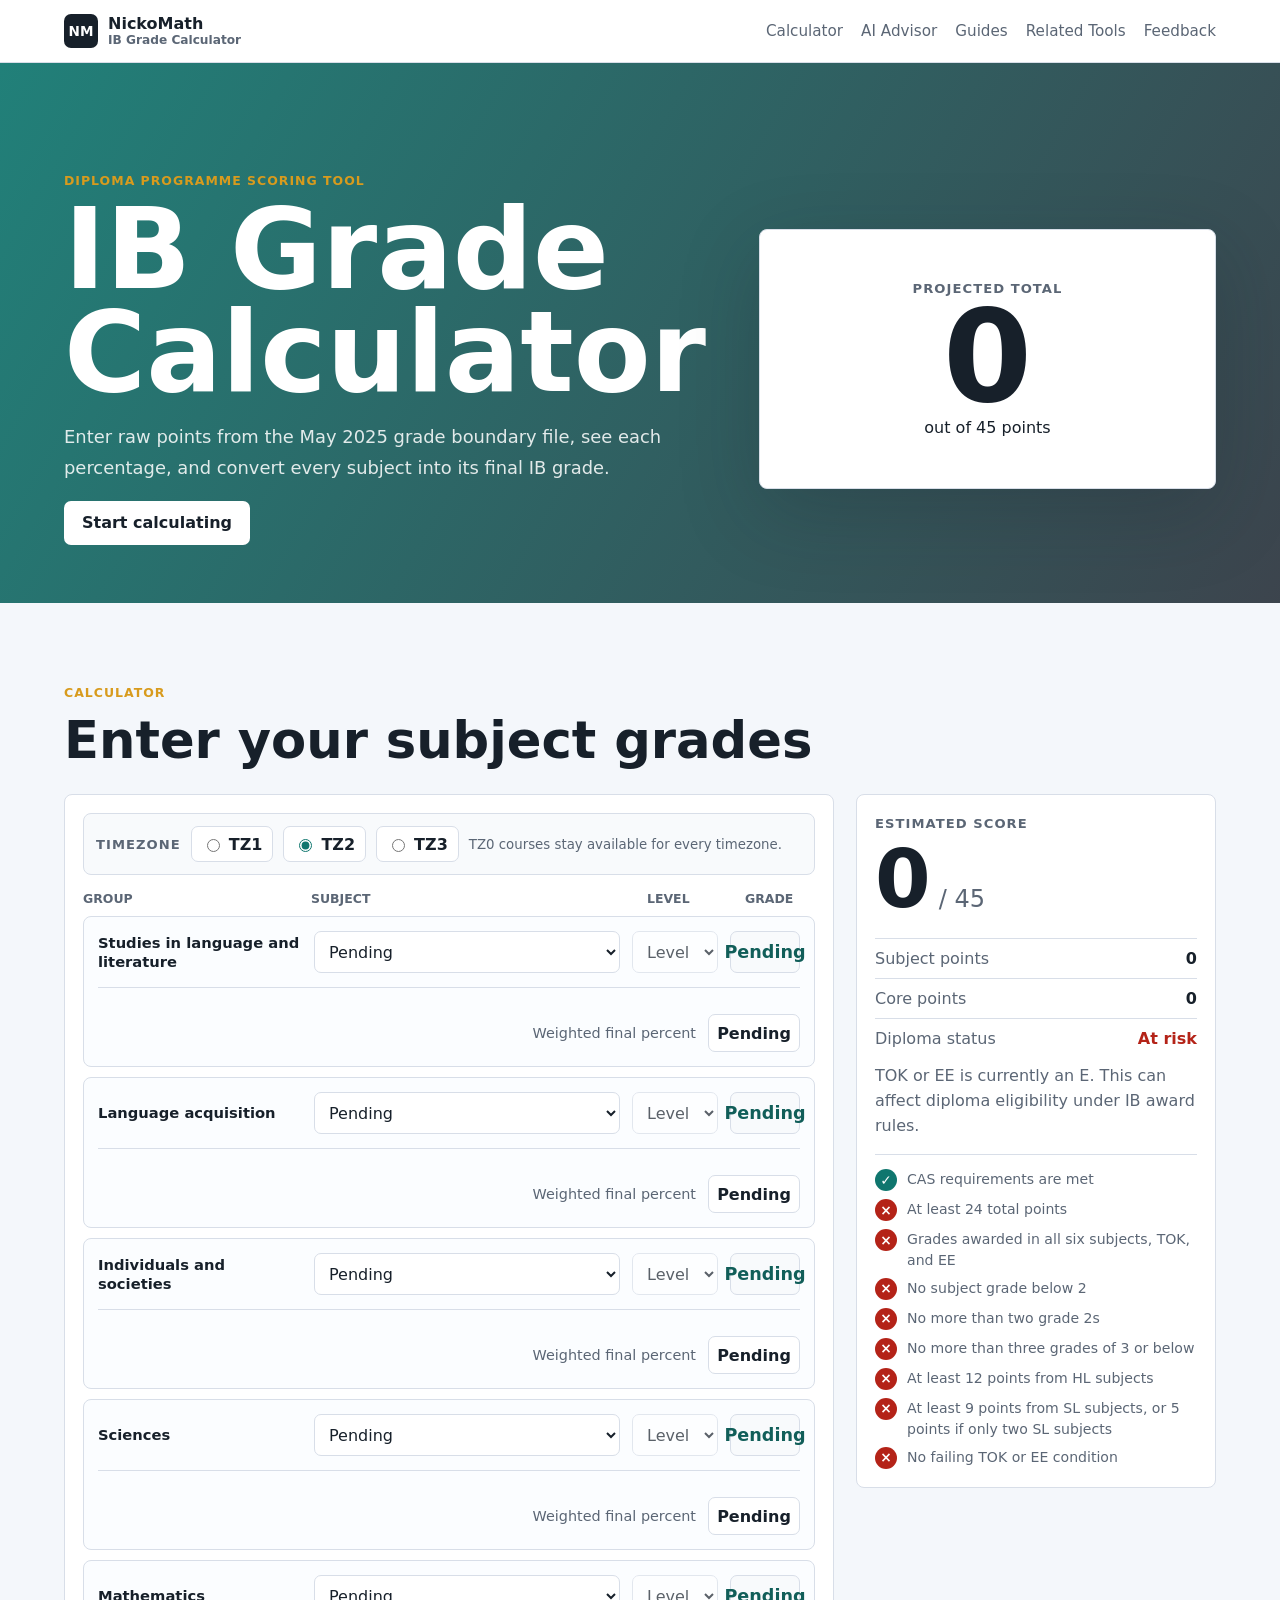
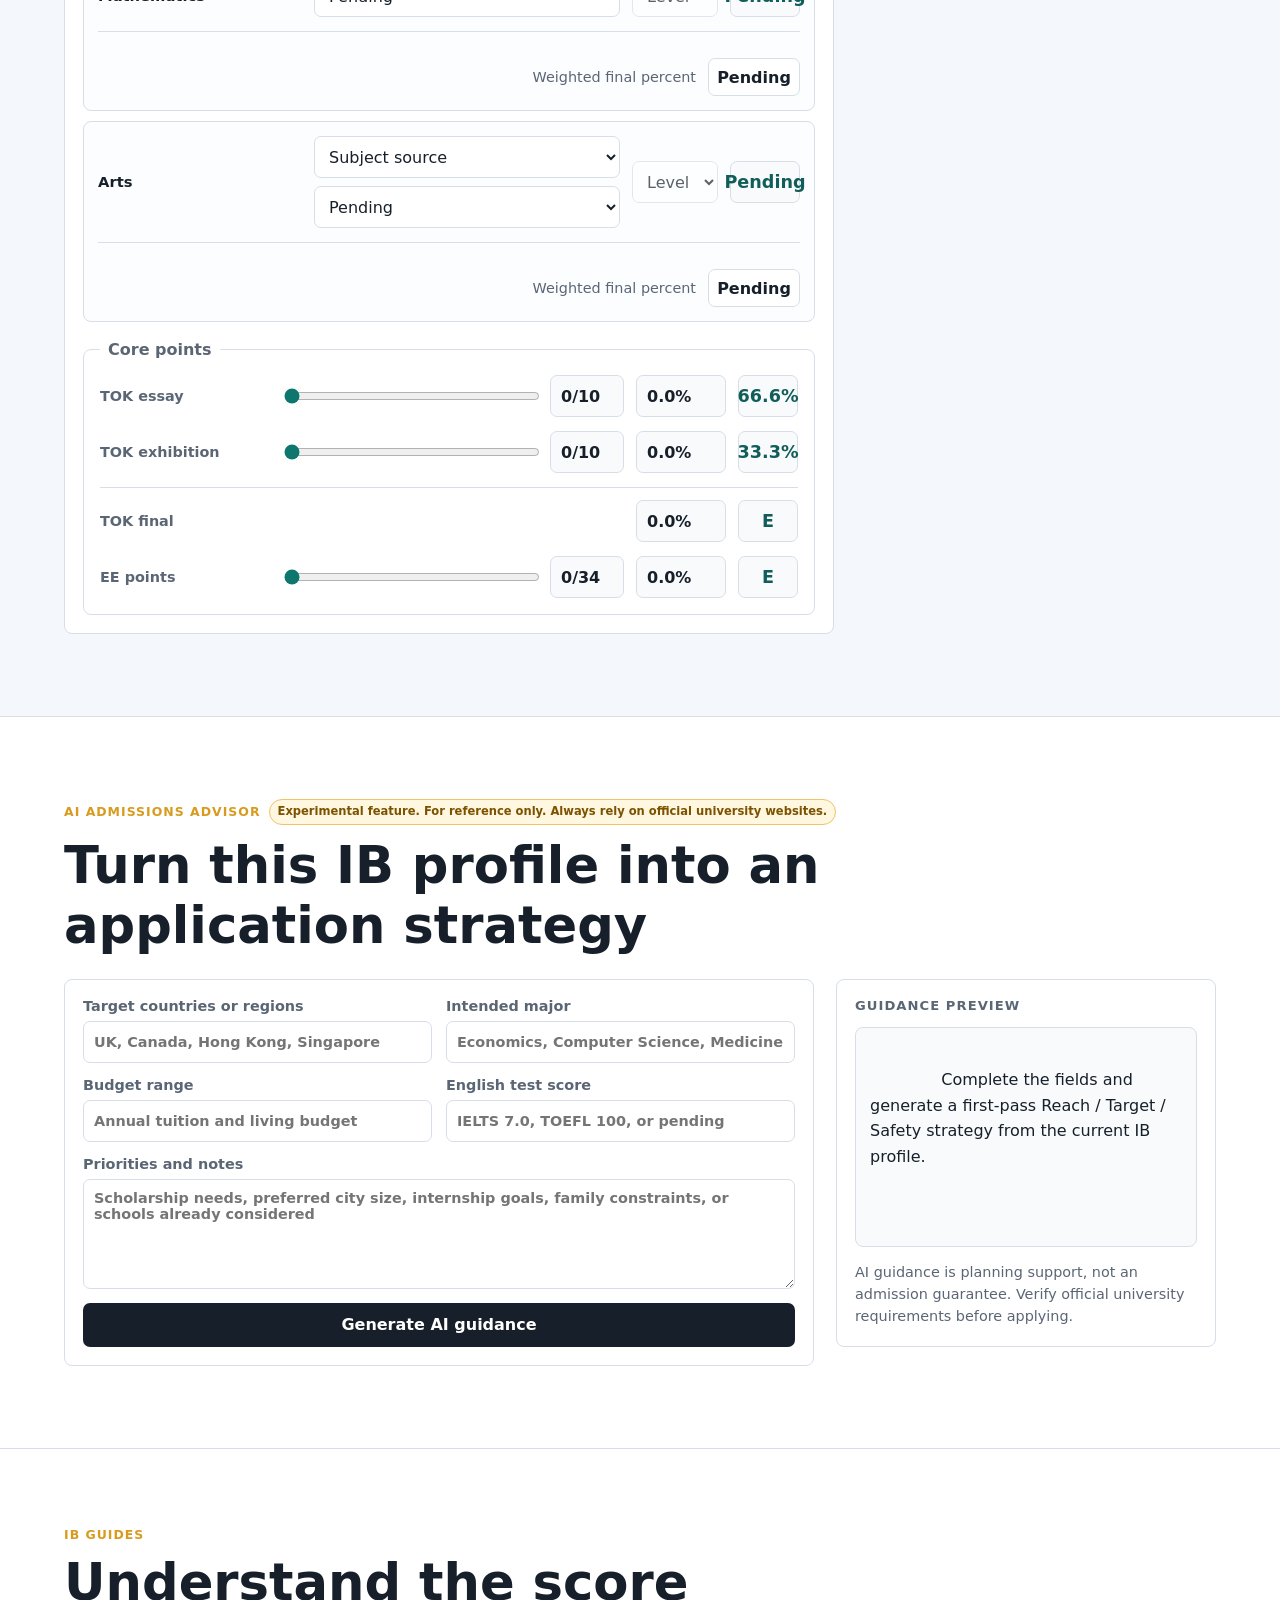
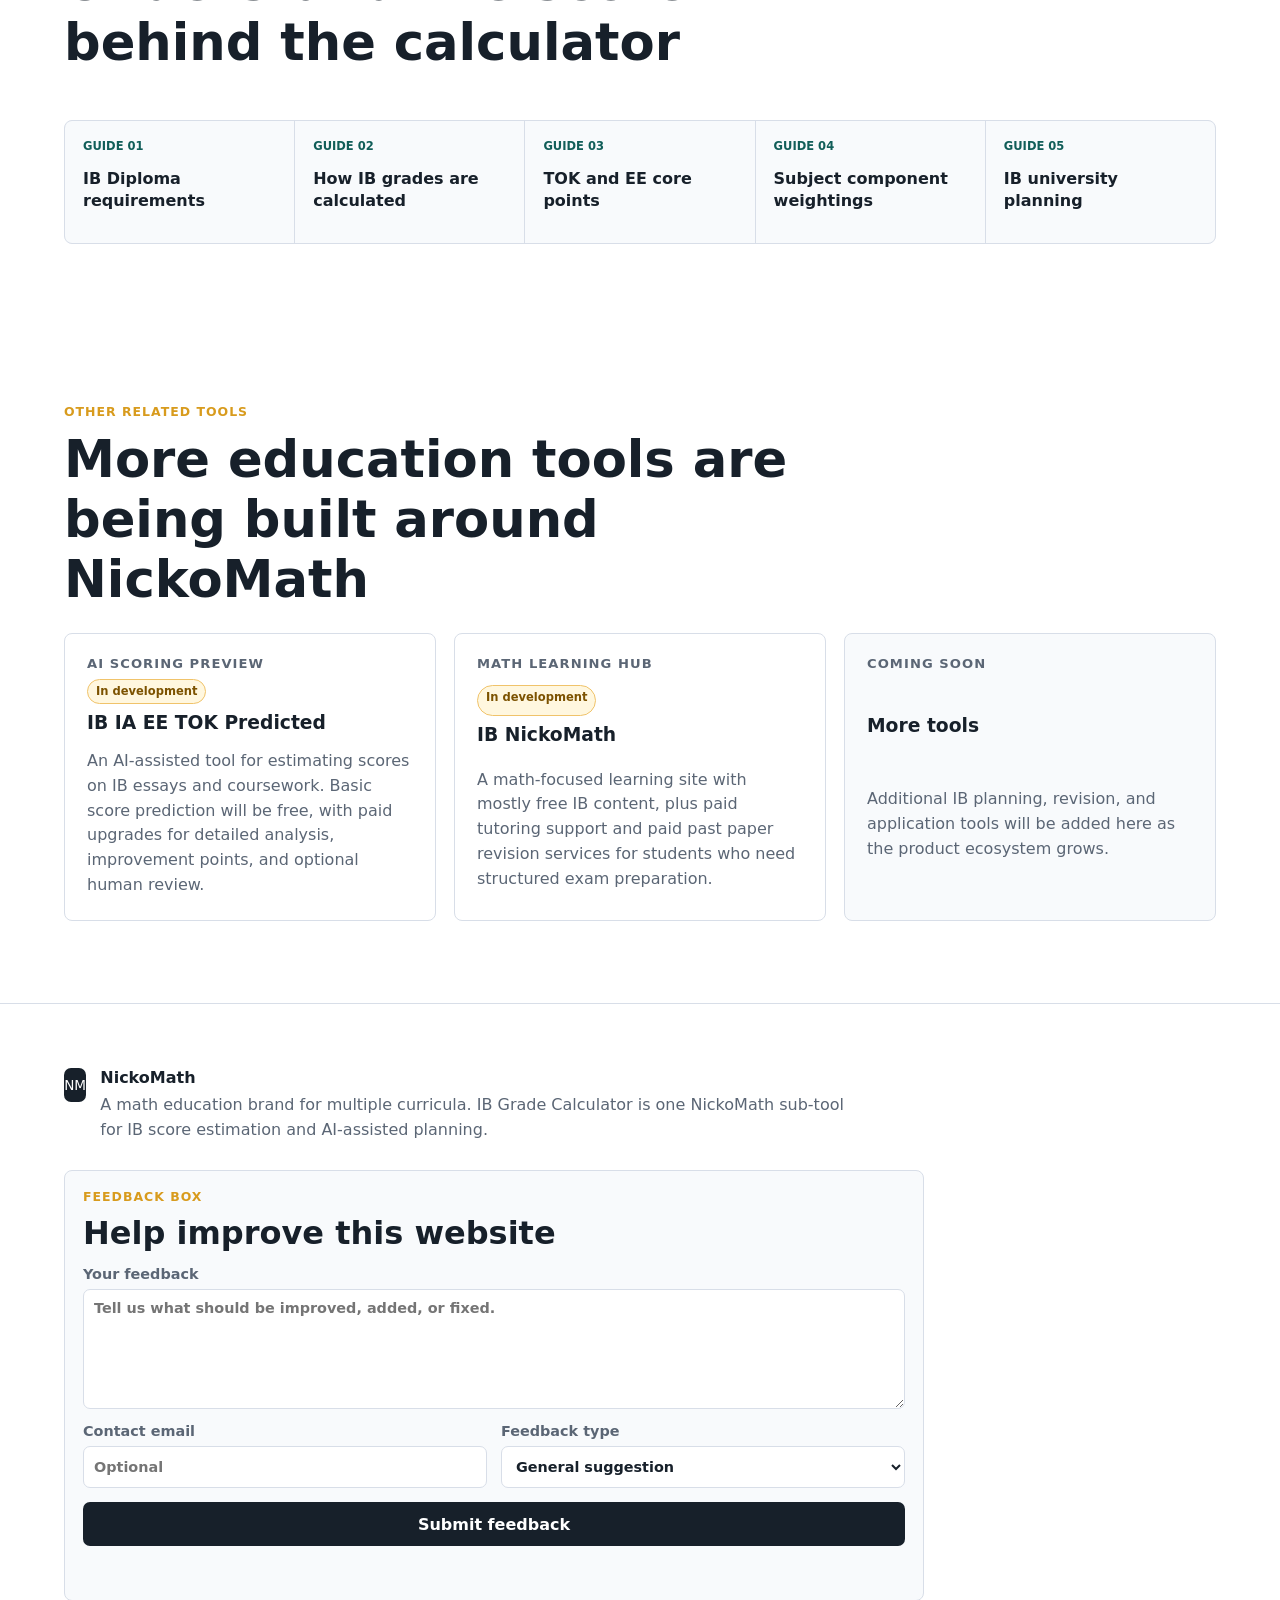
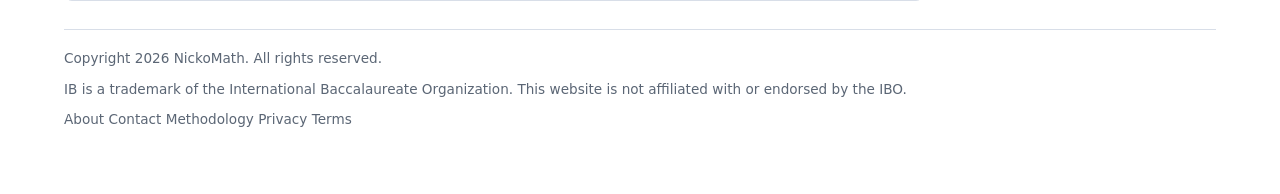
<file: index.html>
<!doctype html>
<html lang="en">
  <head>
    <meta charset="UTF-8" />
    <meta name="viewport" content="width=device-width, initial-scale=1.0" />
    <script async src="https://pagead2.googlesyndication.com/pagead/js/adsbygoogle.js?client=ca-pub-7634996647922043" crossorigin="anonymous"></script>
    <meta
      name="description"
      content="A completely free IB Grade Calculator with weighted subject scoring, TOK and EE points, diploma checks, and an experimental AI university planning assistant."
    />
    <meta name="robots" content="index, follow, max-image-preview:large, max-snippet:-1, max-video-preview:-1" />
    <meta name="theme-color" content="#111c2a" />
    <link rel="canonical" href="https://www.ibcalc.com/" />
    <link rel="icon" href="/favicon.svg" type="image/svg+xml" sizes="any" />
    <link rel="shortcut icon" href="/favicon.svg" />

    <meta property="og:type" content="website" />
    <meta property="og:site_name" content="NickoMath" />
    <meta property="og:title" content="IB Grade Calculator | NickoMath" />
    <meta
      property="og:description"
      content="A completely free IB Grade Calculator with weighted subject scoring, TOK and EE points, diploma checks, and an experimental AI university planning assistant."
    />
    <meta property="og:url" content="https://www.ibcalc.com/" />
    <meta property="og:locale" content="en_US" />
    <meta name="twitter:card" content="summary" />
    <meta name="twitter:title" content="IB Grade Calculator | NickoMath" />
    <meta
      name="twitter:description"
      content="A completely free IB Grade Calculator with weighted subject scoring, TOK and EE points, diploma checks, and an experimental AI university planning assistant."
    />

    <title>IB Grade Calculator - Calculate Your IB Score | NickoMath</title>
    <link rel="stylesheet" href="styles.css" />
    <script type="application/ld+json">
      {
        "@context": "https://schema.org",
        "@type": "WebApplication",
        "name": "IB Grade Calculator",
        "alternateName": "NickoMath IB Grade Calculator",
        "url": "https://www.ibcalc.com/",
        "description": "A browser-based calculator for estimating IB Diploma subject grades, TOK and EE core points, and checking the main Diploma award conditions.",
        "applicationCategory": "EducationalApplication",
        "operatingSystem": "Any",
        "browserRequirements": "Requires JavaScript and a modern web browser.",
        "isAccessibleForFree": true,
        "inLanguage": "en",
        "publisher": {
          "@type": "Organization",
          "name": "NickoMath",
          "url": "https://www.ibcalc.com/"
        }
      }
    </script>
  </head>
  <body>
    <header class="topbar">
      <a class="brand" href="#" aria-label="NickoMath home">
        <span class="brand-mark">NM</span>
        <span class="brand-text">
          <span>NickoMath</span>
          <small>IB Grade Calculator</small>
        </span>
      </a>
      <nav class="nav" aria-label="Primary navigation">
        <a href="#calculator">Calculator</a>
        <a href="#advisor">AI Advisor</a>
        <a href="#guides">Guides</a>
        <a href="#features">Related Tools</a>
        <a href="#feedback">Feedback</a>
      </nav>
    </header>

    <main>
      <section class="hero">
        <div class="hero-copy">
          <p class="eyebrow">Diploma Programme scoring tool</p>
          <h1>IB Grade Calculator</h1>
          <p>
            Enter raw points from the May 2025 grade boundary file, see each
            percentage, and convert every subject into its final IB grade.
          </p>
          <a class="primary-action" href="#calculator">Start calculating</a>
        </div>
        <div class="hero-panel" aria-label="Score summary preview">
          <span class="panel-label">Projected total</span>
          <strong id="hero-score">42</strong>
          <span>out of 45 points</span>
        </div>
      </section>

      <section class="calculator-section" id="calculator">
        <div class="section-heading">
          <p class="eyebrow">Calculator</p>
          <h2>Enter your subject grades</h2>
        </div>

        <div class="calculator-layout">
          <form class="calculator" id="calculator-form">
            <div class="timezone-control" aria-label="Global timezone setting">
              <span>Timezone</span>
              <label>
                <input type="radio" name="global-timezone" value="1" />
                TZ1
              </label>
              <label>
                <input type="radio" name="global-timezone" value="2" checked />
                TZ2
              </label>
              <label>
                <input type="radio" name="global-timezone" value="3" />
                TZ3
              </label>
              <small>TZ0 courses stay available for every timezone.</small>
            </div>
            <div class="subjects-header">
              <span>Group</span>
              <span>Subject</span>
              <span>Level</span>
              <span>Grade</span>
            </div>
            <div id="subjects-list" class="subjects-list"></div>

            <fieldset class="core-points">
              <legend>Core points</legend>
              <div class="core-row tok-component-row">
                <label for="tok-essay-points">TOK essay</label>
                <input id="tok-essay-points" class="core-input tok-component-input" name="tok-essay" type="range" min="0" step="1" />
                <output id="tok-essay-output" class="core-output">0/10</output>
                <span id="tok-essay-percent" class="metric">0%</span>
                <strong id="tok-essay-letter">66.6%</strong>
              </div>
              <div class="core-row tok-component-row">
                <label for="tok-exhibition-points">TOK exhibition</label>
                <input id="tok-exhibition-points" class="core-input tok-component-input" name="tok-exhibition" type="range" min="0" step="1" />
                <output id="tok-exhibition-output" class="core-output">0/10</output>
                <span id="tok-exhibition-percent" class="metric">0%</span>
                <strong id="tok-exhibition-letter">33.3%</strong>
              </div>
              <div class="core-row core-summary-row">
                <label>TOK final</label>
                <span class="core-spacer"></span>
                <span id="tok-percent" class="metric">0%</span>
                <strong id="tok-letter">C</strong>
              </div>
              <div class="core-row">
                <label for="ee-points">EE points</label>
                <input id="ee-points" class="core-input" name="ee" type="range" min="0" step="1" />
                <output id="ee-output" class="core-output">0/34</output>
                <span id="ee-percent" class="metric">0%</span>
                <strong id="ee-letter">B</strong>
              </div>
            </fieldset>
          </form>

          <aside class="results" aria-live="polite">
            <span class="panel-label">Estimated score</span>
            <div class="score">
              <strong id="total-score">42</strong>
              <span>/ 45</span>
            </div>
            <dl>
              <div>
                <dt>Subject points</dt>
                <dd id="subject-points">40</dd>
              </div>
              <div>
                <dt>Core points</dt>
                <dd id="core-points">2</dd>
              </div>
              <div>
                <dt>Diploma status</dt>
                <dd id="diploma-status">On track</dd>
              </div>
            </dl>
            <p id="result-note">
              Boundaries are loaded from the provided May 2025 PDF. Final
              diploma award rules also include conditions beyond total points.
            </p>
            <div class="diploma-checklist" id="diploma-checklist" aria-label="IB Diploma award condition checklist"></div>
          </aside>
        </div>
      </section>

      <section class="advisor-band" id="advisor">
        <div class="section-heading">
          <p class="eyebrow advisor-eyebrow">
            <span>AI admissions advisor</span>
            <span class="advisor-beta-note">Experimental feature. For reference only. Always rely on official university websites.</span>
          </p>
          <h2>Turn this IB profile into an application strategy</h2>
        </div>

        <div class="advisor-layout">
          <form class="advisor-form" id="advisor-form">
            <label>
              Target countries or regions
              <input id="advisor-countries" name="countries" type="text" placeholder="UK, Canada, Hong Kong, Singapore" />
            </label>
            <label>
              Intended major
              <input id="advisor-major" name="major" type="text" placeholder="Economics, Computer Science, Medicine" />
            </label>
            <label>
              Budget range
              <input id="advisor-budget" name="budget" type="text" placeholder="Annual tuition and living budget" />
            </label>
            <label>
              English test score
              <input id="advisor-english" name="english" type="text" placeholder="IELTS 7.0, TOEFL 100, or pending" />
            </label>
            <label class="advisor-wide">
              Priorities and notes
              <textarea id="advisor-notes" name="notes" rows="4" placeholder="Scholarship needs, preferred city size, internship goals, family constraints, or schools already considered"></textarea>
            </label>
            <button class="secondary-action" type="submit">Generate AI guidance</button>
          </form>

          <aside class="advisor-result" aria-live="polite">
            <span class="panel-label">Guidance preview</span>
            <div id="advisor-output">
              Complete the fields and generate a first-pass Reach / Target / Safety strategy from the current IB profile.
            </div>
            <p class="advisor-disclaimer">
              AI guidance is planning support, not an admission guarantee. Verify official university requirements before applying.
            </p>
          </aside>
        </div>
      </section>

      <section class="resources-band" id="guides" aria-labelledby="resources-title">
        <div class="section-heading">
          <p class="eyebrow">IB guides</p>
          <h2 id="resources-title">Understand the score behind the calculator</h2>
        </div>
        <div class="resource-links">
          <a href="/guides/ib-diploma-requirements.html">IB Diploma requirements</a>
          <a href="/guides/how-ib-grades-are-calculated.html">How IB grades are calculated</a>
          <a href="/guides/tok-ee-core-points.html">TOK and EE core points</a>
          <a href="/guides/subject-component-weightings.html">Subject component weightings</a>
          <a href="/guides/ib-university-application-guide.html">IB university planning</a>
        </div>
      </section>

      <section class="feature-band" id="features">
        <div class="section-heading">
          <p class="eyebrow">Other related tools</p>
          <h2>More education tools are being built around NickoMath</h2>
        </div>
        <div class="feature-grid">
          <a class="tool-card is-disabled" href="#" data-disabled-link aria-disabled="true" aria-label="IB IA EE TOK Predicted is in development">
            <span class="panel-label">AI scoring preview</span>
            <span class="tool-status">In development</span>
            <h3>IB IA EE TOK Predicted</h3>
            <p>
              An AI-assisted tool for estimating scores on IB essays and coursework. Basic score prediction will be free, with paid upgrades for detailed analysis, improvement points, and optional human review.
            </p>
          </a>
          <a class="tool-card is-disabled" href="#" data-disabled-link aria-disabled="true" aria-label="IB NickoMath is in development">
            <span class="panel-label">Math learning hub</span>
            <span class="tool-status">In development</span>
            <h3>IB NickoMath</h3>
            <p>
              A math-focused learning site with mostly free IB content, plus paid tutoring support and paid past paper revision services for students who need structured exam preparation.
            </p>
          </a>
          <a class="tool-card coming-soon is-disabled" href="#" data-disabled-link aria-disabled="true" aria-label="Future education tools coming soon">
            <span class="panel-label">Coming soon</span>
            <h3>More tools</h3>
            <p>
              Additional IB planning, revision, and application tools will be added here as the product ecosystem grows.
            </p>
          </a>
        </div>
      </section>
    </main>

    <footer class="site-footer">
      <div class="footer-brand">
        <span class="brand-mark">NM</span>
        <div>
          <strong>NickoMath</strong>
          <p>
            A math education brand for multiple curricula. IB Grade Calculator is one NickoMath sub-tool for IB score estimation and AI-assisted planning.
          </p>
        </div>
      </div>

      <form class="feedback-form" id="feedback-form">
        <div class="feedback-heading">
          <p class="eyebrow" id="feedback">Feedback box</p>
          <h2>Help improve this website</h2>
        </div>
        <label>
          Your feedback
          <textarea id="feedback-message" name="message" rows="4" required placeholder="Tell us what should be improved, added, or fixed."></textarea>
        </label>
        <div class="feedback-grid">
          <label>
            Contact email
            <input id="feedback-email" name="email" type="email" placeholder="Optional" />
          </label>
          <label>
            Feedback type
            <select id="feedback-type" name="type">
              <option value="General suggestion">General suggestion</option>
              <option value="Bug report">Bug report</option>
              <option value="Missing subject or boundary">Missing subject or boundary</option>
              <option value="AI advisor improvement">AI advisor improvement</option>
              <option value="Business partnership">Business partnership</option>
            </select>
          </label>
        </div>
        <button class="secondary-action" type="submit">Submit feedback</button>
        <p class="feedback-status" id="feedback-status" aria-live="polite"></p>
      </form>

      <div class="footer-legal">
        <span>Copyright 2026 NickoMath. All rights reserved.</span>
        <span>IB is a trademark of the International Baccalaureate Organization. This website is not affiliated with or endorsed by the IBO.</span>
        <nav class="legal-links" aria-label="Legal and company information">
          <a href="/about.html">About</a>
          <a href="/contact.html">Contact</a>
          <a href="/methodology.html">Methodology</a>
          <a href="/privacy.html">Privacy</a>
          <a href="/terms.html">Terms</a>
        </nav>
      </div>
    </footer>

    <script src="grade-data.min.js"></script>
    <script src="app.js"></script>
  </body>
</html>
</file>
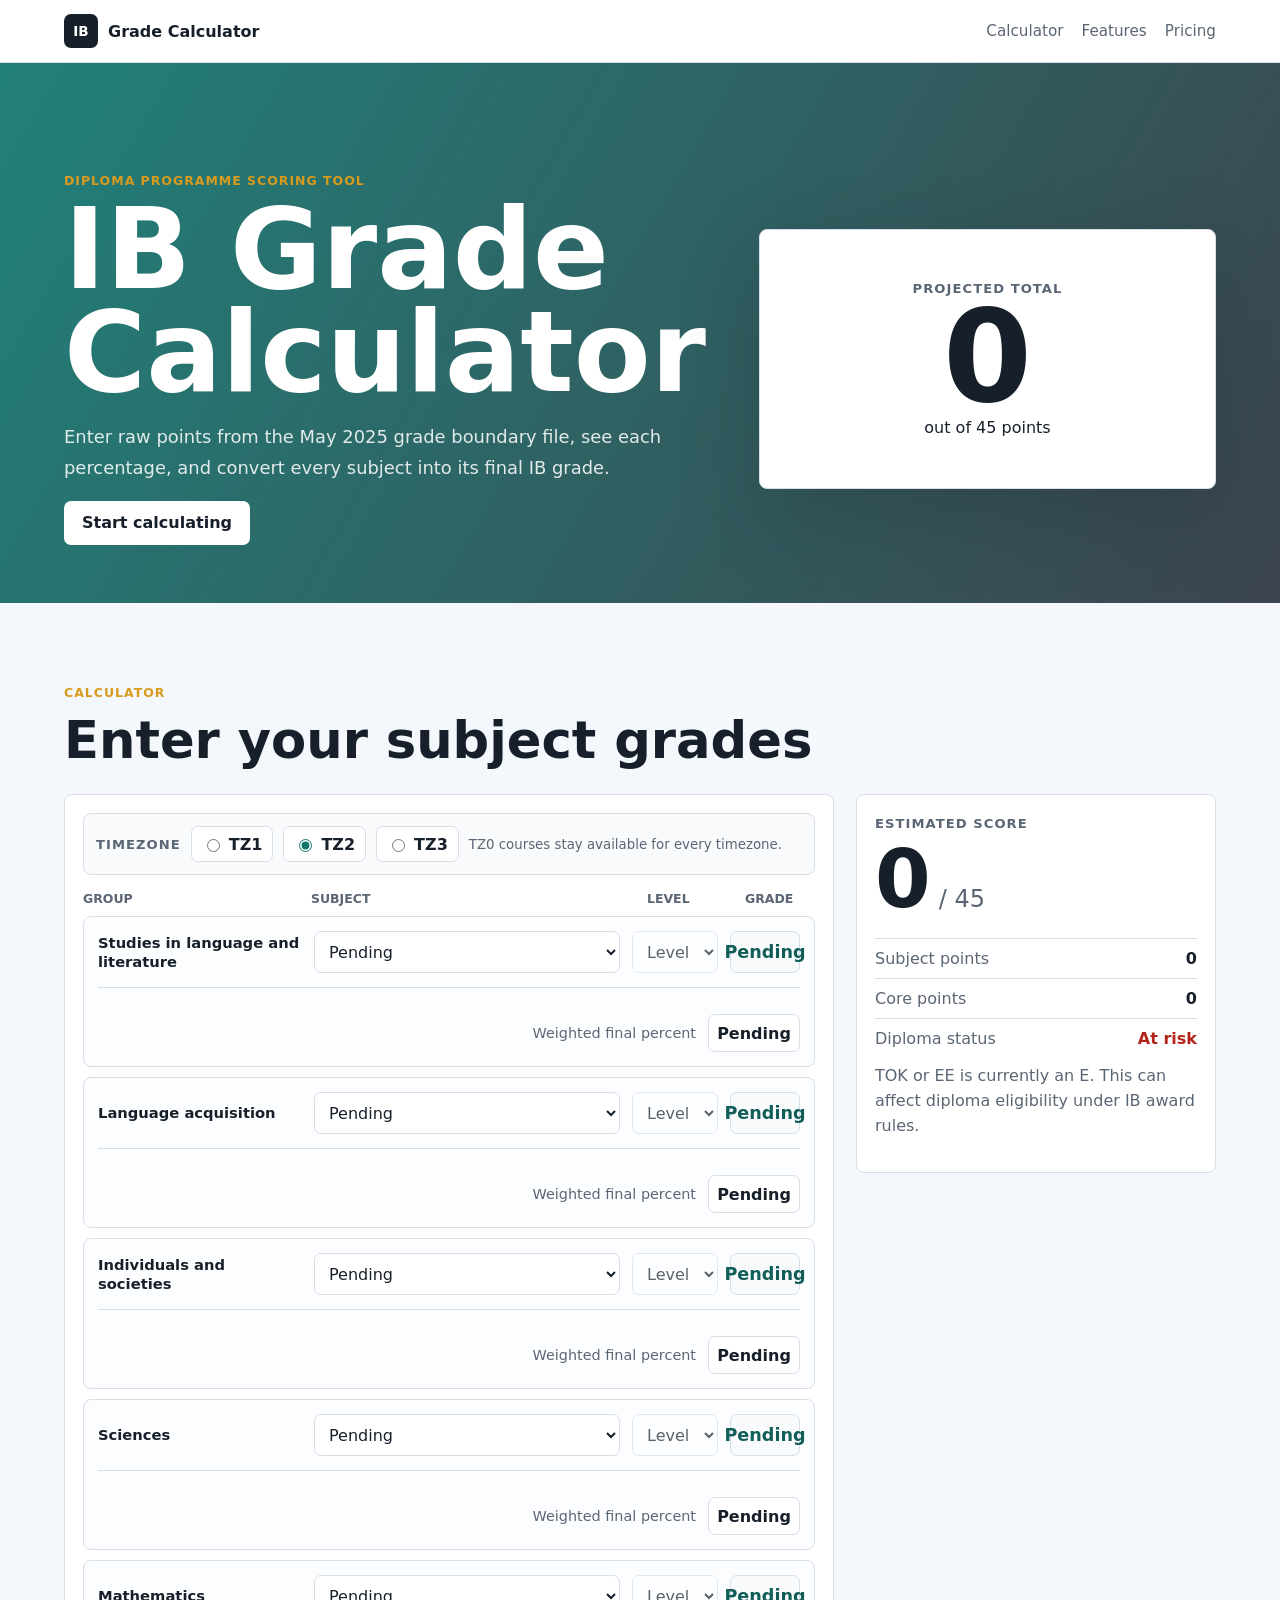
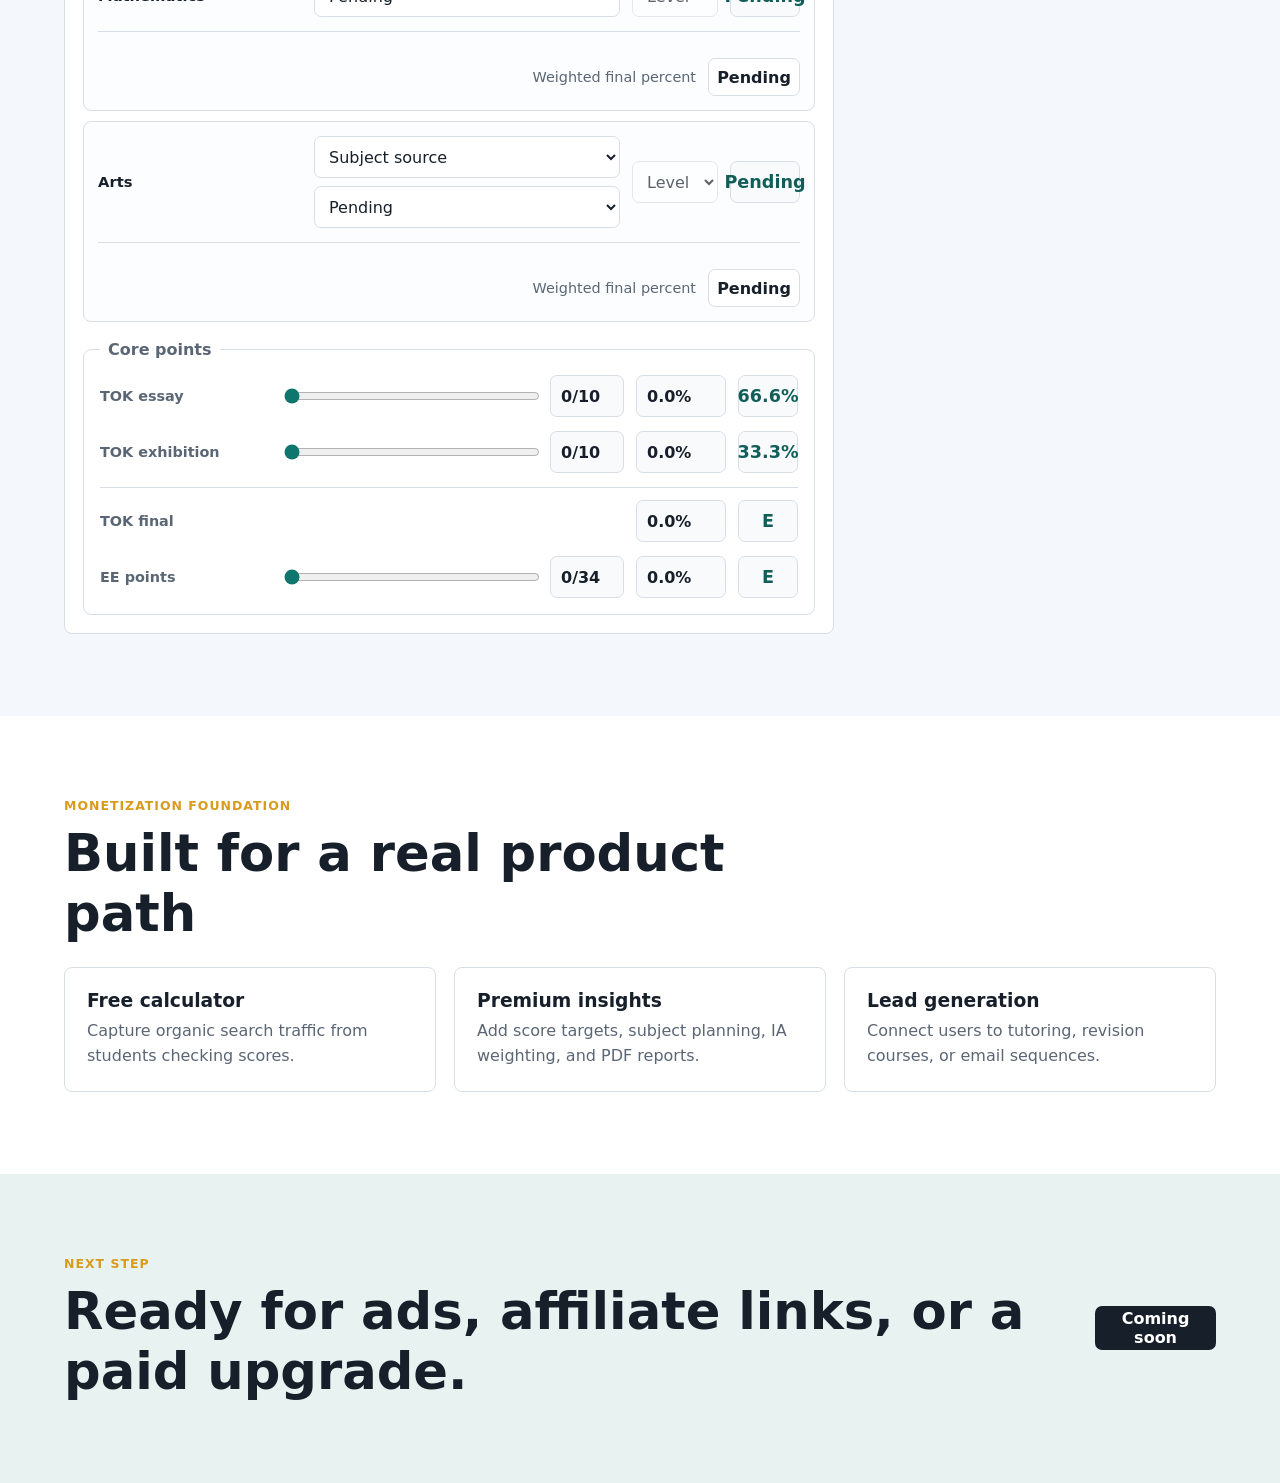
<file: backups/site-20260630-095932/index.html>
<!doctype html>
<html lang="en">
  <head>
    <meta charset="UTF-8" />
    <meta name="viewport" content="width=device-width, initial-scale=1.0" />
    <meta
      name="description"
      content="Estimate International Baccalaureate Diploma Programme points with HL, SL, TOK, and EE inputs."
    />
    <title>IB Grade Calculator</title>
    <link rel="stylesheet" href="styles.css" />
  </head>
  <body>
    <header class="topbar">
      <a class="brand" href="#" aria-label="IB Grade Calculator home">
        <span class="brand-mark">IB</span>
        <span>Grade Calculator</span>
      </a>
      <nav class="nav" aria-label="Primary navigation">
        <a href="#calculator">Calculator</a>
        <a href="#features">Features</a>
        <a href="#pricing">Pricing</a>
      </nav>
    </header>

    <main>
      <section class="hero">
        <div class="hero-copy">
          <p class="eyebrow">Diploma Programme scoring tool</p>
          <h1>IB Grade Calculator</h1>
          <p>
            Enter raw points from the May 2025 grade boundary file, see each
            percentage, and convert every subject into its final IB grade.
          </p>
          <a class="primary-action" href="#calculator">Start calculating</a>
        </div>
        <div class="hero-panel" aria-label="Score summary preview">
          <span class="panel-label">Projected total</span>
          <strong id="hero-score">42</strong>
          <span>out of 45 points</span>
        </div>
      </section>

      <section class="calculator-section" id="calculator">
        <div class="section-heading">
          <p class="eyebrow">Calculator</p>
          <h2>Enter your subject grades</h2>
        </div>

        <div class="calculator-layout">
          <form class="calculator" id="calculator-form">
            <div class="timezone-control" aria-label="Global timezone setting">
              <span>Timezone</span>
              <label>
                <input type="radio" name="global-timezone" value="1" />
                TZ1
              </label>
              <label>
                <input type="radio" name="global-timezone" value="2" checked />
                TZ2
              </label>
              <label>
                <input type="radio" name="global-timezone" value="3" />
                TZ3
              </label>
              <small>TZ0 courses stay available for every timezone.</small>
            </div>
            <div class="subjects-header">
              <span>Group</span>
              <span>Subject</span>
              <span>Level</span>
              <span>Grade</span>
            </div>
            <div id="subjects-list" class="subjects-list"></div>

            <fieldset class="core-points">
              <legend>Core points</legend>
              <div class="core-row tok-component-row">
                <label for="tok-essay-points">TOK essay</label>
                <input id="tok-essay-points" class="core-input tok-component-input" name="tok-essay" type="range" min="0" step="1" />
                <output id="tok-essay-output" class="core-output">0/10</output>
                <span id="tok-essay-percent" class="metric">0%</span>
                <strong id="tok-essay-letter">66.6%</strong>
              </div>
              <div class="core-row tok-component-row">
                <label for="tok-exhibition-points">TOK exhibition</label>
                <input id="tok-exhibition-points" class="core-input tok-component-input" name="tok-exhibition" type="range" min="0" step="1" />
                <output id="tok-exhibition-output" class="core-output">0/10</output>
                <span id="tok-exhibition-percent" class="metric">0%</span>
                <strong id="tok-exhibition-letter">33.3%</strong>
              </div>
              <div class="core-row core-summary-row">
                <label>TOK final</label>
                <span class="core-spacer"></span>
                <span id="tok-percent" class="metric">0%</span>
                <strong id="tok-letter">C</strong>
              </div>
              <div class="core-row">
                <label for="ee-points">EE points</label>
                <input id="ee-points" class="core-input" name="ee" type="range" min="0" step="1" />
                <output id="ee-output" class="core-output">0/34</output>
                <span id="ee-percent" class="metric">0%</span>
                <strong id="ee-letter">B</strong>
              </div>
            </fieldset>
          </form>

          <aside class="results" aria-live="polite">
            <span class="panel-label">Estimated score</span>
            <div class="score">
              <strong id="total-score">42</strong>
              <span>/ 45</span>
            </div>
            <dl>
              <div>
                <dt>Subject points</dt>
                <dd id="subject-points">40</dd>
              </div>
              <div>
                <dt>Core points</dt>
                <dd id="core-points">2</dd>
              </div>
              <div>
                <dt>Diploma status</dt>
                <dd id="diploma-status">On track</dd>
              </div>
            </dl>
            <p id="result-note">
              Boundaries are loaded from the provided May 2025 PDF. Final
              diploma award rules also include conditions beyond total points.
            </p>
          </aside>
        </div>
      </section>

      <section class="feature-band" id="features">
        <div class="section-heading">
          <p class="eyebrow">Monetization foundation</p>
          <h2>Built for a real product path</h2>
        </div>
        <div class="feature-grid">
          <article>
            <h3>Free calculator</h3>
            <p>Capture organic search traffic from students checking scores.</p>
          </article>
          <article>
            <h3>Premium insights</h3>
            <p>Add score targets, subject planning, IA weighting, and PDF reports.</p>
          </article>
          <article>
            <h3>Lead generation</h3>
            <p>Connect users to tutoring, revision courses, or email sequences.</p>
          </article>
        </div>
      </section>

      <section class="pricing-band" id="pricing">
        <div>
          <p class="eyebrow">Next step</p>
          <h2>Ready for ads, affiliate links, or a paid upgrade.</h2>
        </div>
        <button class="secondary-action" type="button">Coming soon</button>
      </section>
    </main>

    <script src="grade-data.js"></script>
    <script src="app.js"></script>
  </body>
</html>
</file>
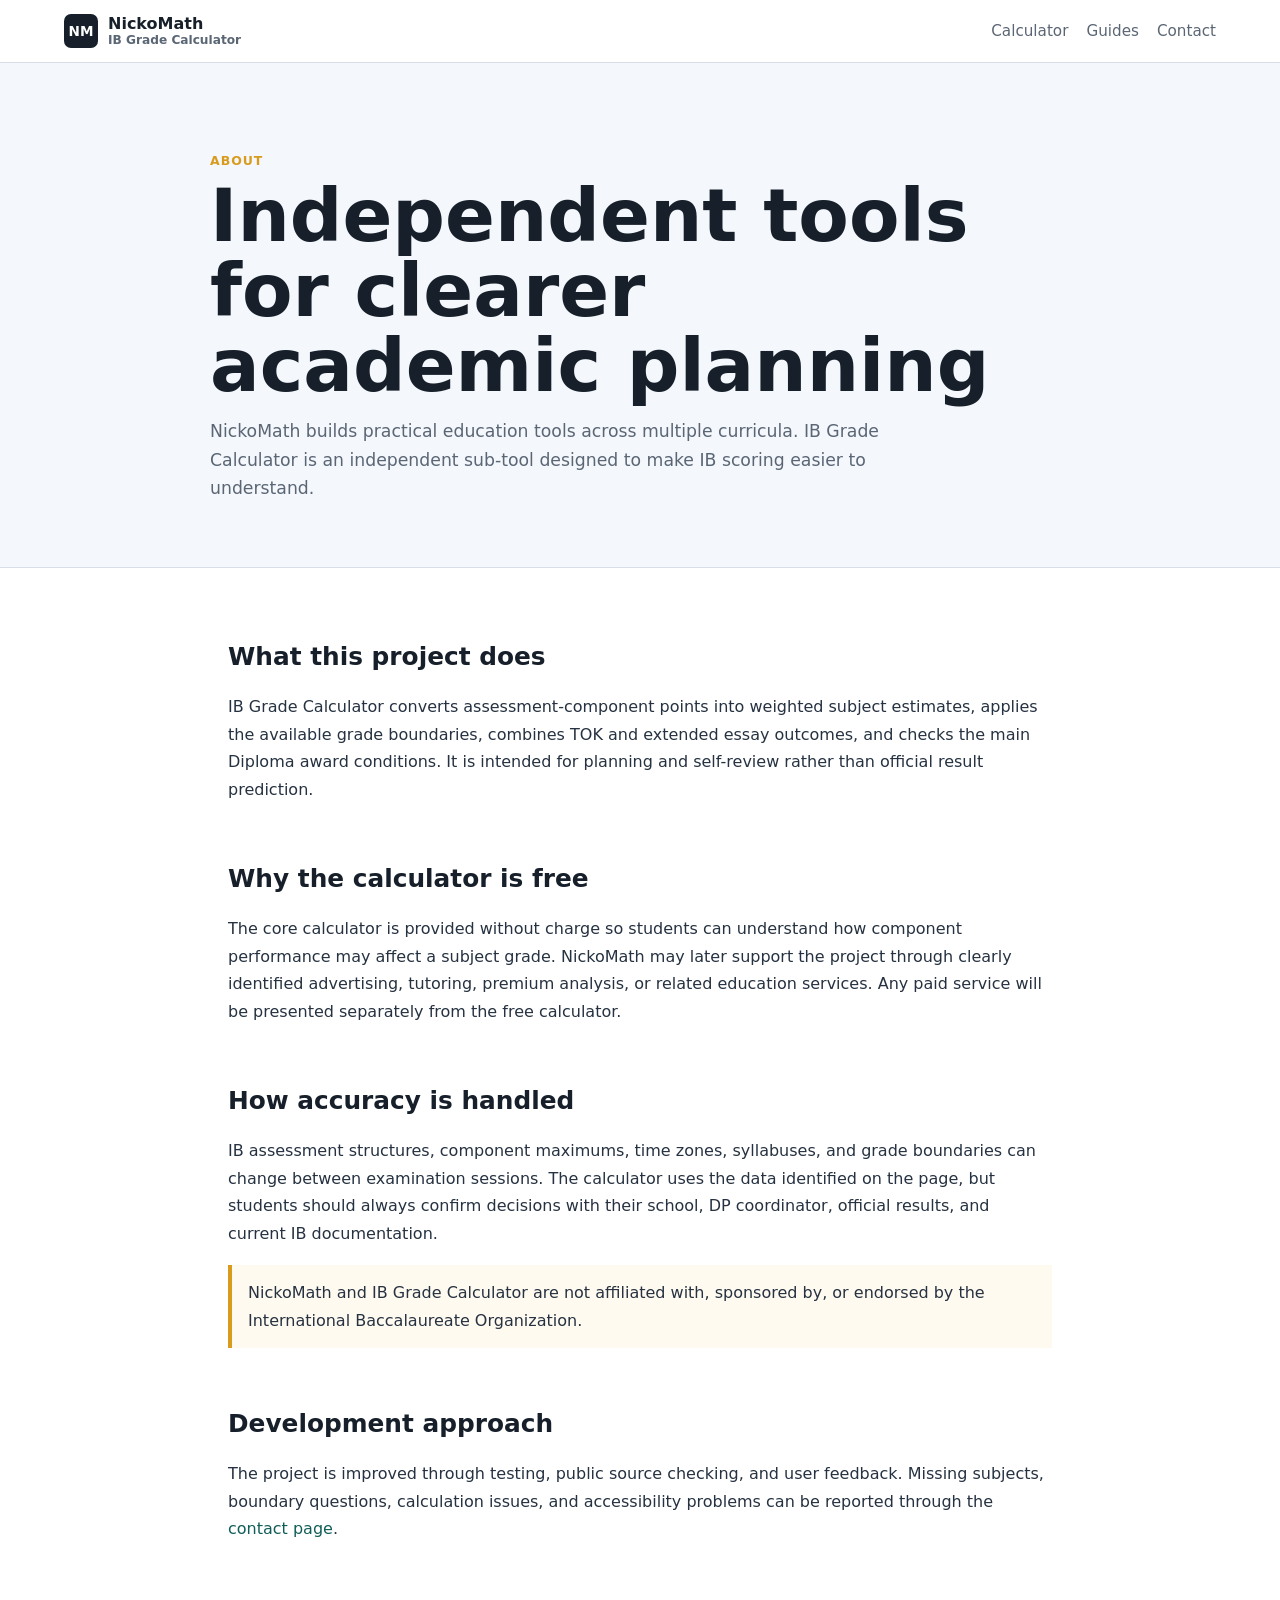
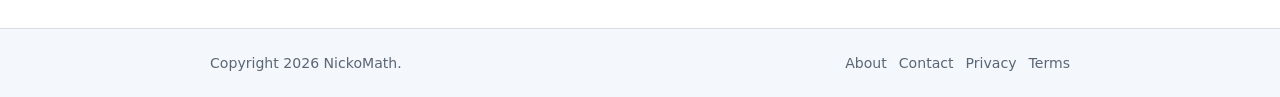
<file: about.html>
<!doctype html>
<html lang="en">
  <head>
    <meta charset="UTF-8" />
    <meta name="viewport" content="width=device-width, initial-scale=1.0" />
    <script async src="https://pagead2.googlesyndication.com/pagead/js/adsbygoogle.js?client=ca-pub-7634996647922043" crossorigin="anonymous"></script>
    <meta name="description" content="Learn about NickoMath and the independent IB Grade Calculator project." />
    <link rel="canonical" href="https://www.ibcalc.com/about.html" />
    <link rel="icon" href="/favicon.svg" type="image/svg+xml" sizes="any" />
    <title>About NickoMath | IB Grade Calculator</title>
    <link rel="stylesheet" href="/content.css" />
  </head>
  <body class="content-page">
    <header class="topbar">
      <a class="brand" href="/" aria-label="NickoMath IB Grade Calculator home"><span class="brand-mark">NM</span><span class="brand-text"><span>NickoMath</span><small>IB Grade Calculator</small></span></a>
      <nav class="nav" aria-label="Primary navigation"><a href="/">Calculator</a><a href="/guides/ib-diploma-requirements.html">Guides</a><a href="/contact.html">Contact</a></nav>
    </header>
    <main>
      <section class="content-header"><div class="content-header-inner"><p class="eyebrow">About</p><h1>Independent tools for clearer academic planning</h1><p>NickoMath builds practical education tools across multiple curricula. IB Grade Calculator is an independent sub-tool designed to make IB scoring easier to understand.</p></div></section>
      <article class="article">
        <h2>What this project does</h2>
        <p>IB Grade Calculator converts assessment-component points into weighted subject estimates, applies the available grade boundaries, combines TOK and extended essay outcomes, and checks the main Diploma award conditions. It is intended for planning and self-review rather than official result prediction.</p>
        <h2>Why the calculator is free</h2>
        <p>The core calculator is provided without charge so students can understand how component performance may affect a subject grade. NickoMath may later support the project through clearly identified advertising, tutoring, premium analysis, or related education services. Any paid service will be presented separately from the free calculator.</p>
        <h2>How accuracy is handled</h2>
        <p>IB assessment structures, component maximums, time zones, syllabuses, and grade boundaries can change between examination sessions. The calculator uses the data identified on the page, but students should always confirm decisions with their school, DP coordinator, official results, and current IB documentation.</p>
        <p class="article-note">NickoMath and IB Grade Calculator are not affiliated with, sponsored by, or endorsed by the International Baccalaureate Organization.</p>
        <h2>Development approach</h2>
        <p>The project is improved through testing, public source checking, and user feedback. Missing subjects, boundary questions, calculation issues, and accessibility problems can be reported through the <a href="/contact.html">contact page</a>.</p>
      </article>
    </main>
    <footer class="content-footer"><div class="content-footer-inner"><span>Copyright 2026 NickoMath.</span><nav><a href="/about.html">About</a><a href="/contact.html">Contact</a><a href="/privacy.html">Privacy</a><a href="/terms.html">Terms</a></nav></div></footer>
  </body>
</html>
</file>
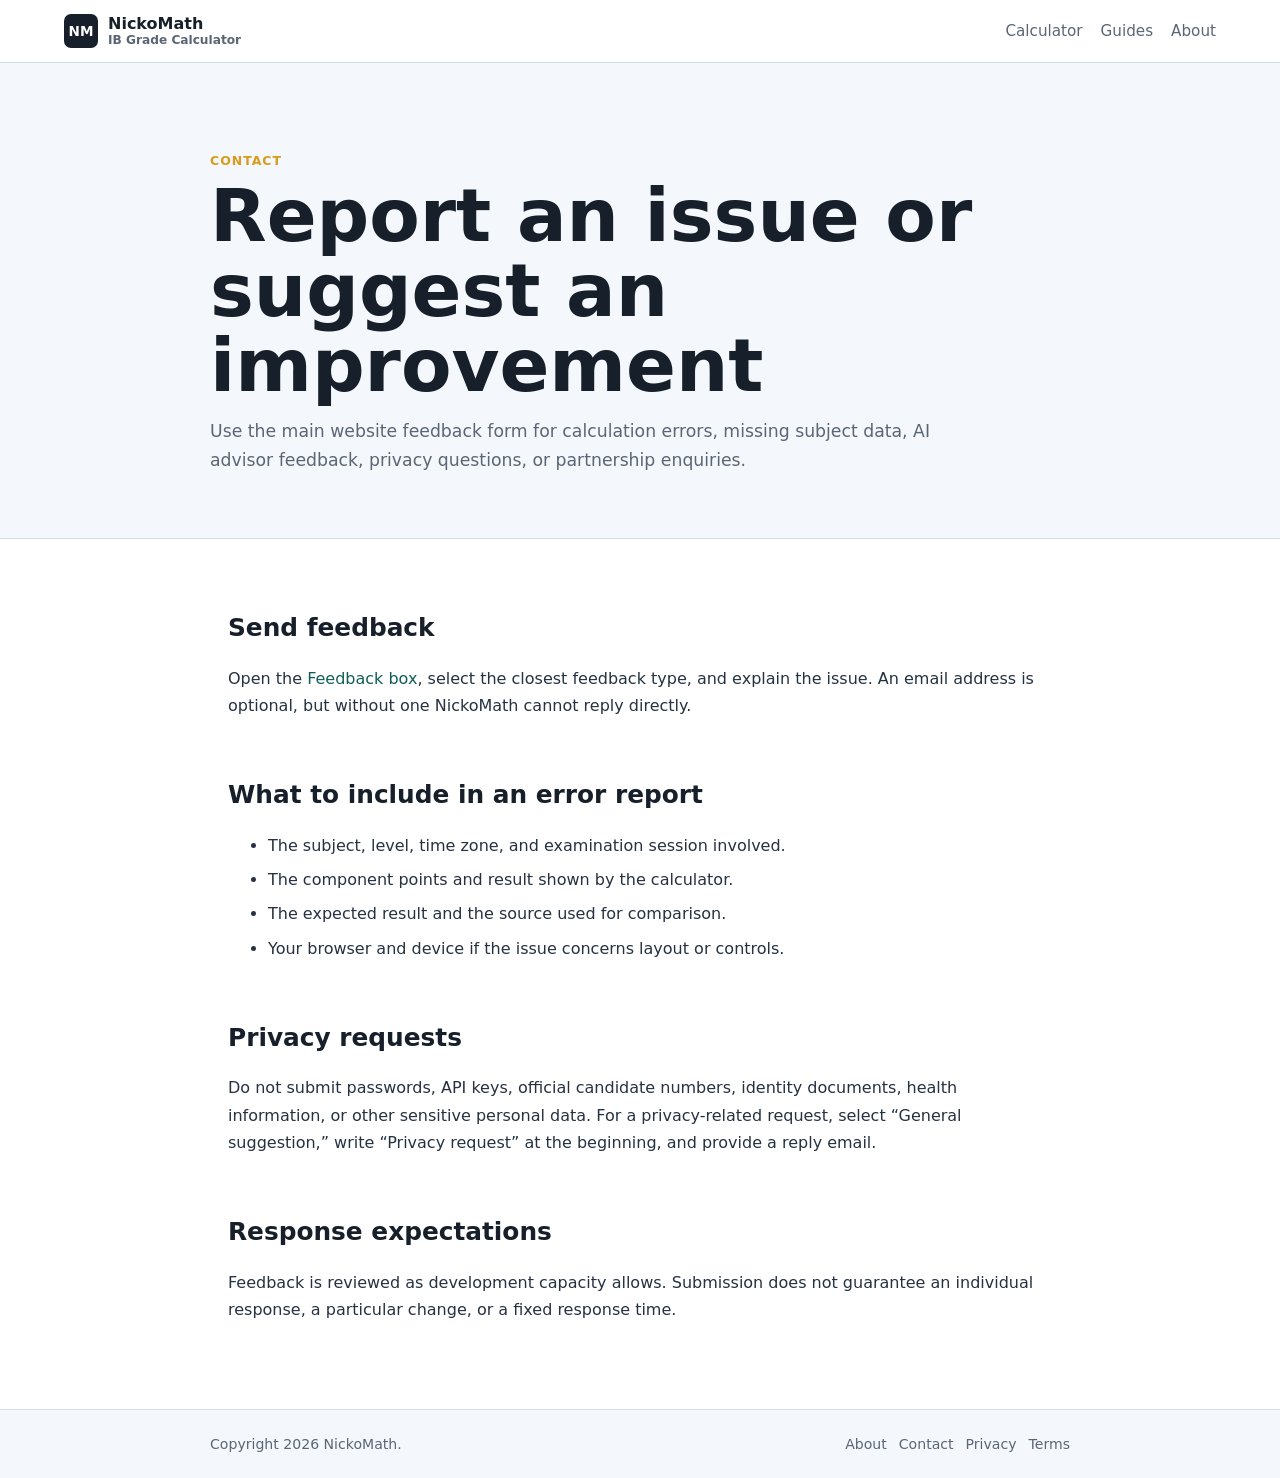
<file: contact.html>
<!doctype html>
<html lang="en">
  <head>
    <meta charset="UTF-8" />
    <meta name="viewport" content="width=device-width, initial-scale=1.0" />
    <script async src="https://pagead2.googlesyndication.com/pagead/js/adsbygoogle.js?client=ca-pub-7634996647922043" crossorigin="anonymous"></script>
    <meta name="description" content="Contact NickoMath about IB Grade Calculator feedback, errors, partnerships, or privacy questions." />
    <link rel="canonical" href="https://www.ibcalc.com/contact.html" />
    <link rel="icon" href="/favicon.svg" type="image/svg+xml" sizes="any" />
    <title>Contact NickoMath | IB Grade Calculator</title>
    <link rel="stylesheet" href="/content.css" />
  </head>
  <body class="content-page">
    <header class="topbar">
      <a class="brand" href="/" aria-label="NickoMath IB Grade Calculator home"><span class="brand-mark">NM</span><span class="brand-text"><span>NickoMath</span><small>IB Grade Calculator</small></span></a>
      <nav class="nav" aria-label="Primary navigation"><a href="/">Calculator</a><a href="/guides/ib-diploma-requirements.html">Guides</a><a href="/about.html">About</a></nav>
    </header>
    <main>
      <section class="content-header"><div class="content-header-inner"><p class="eyebrow">Contact</p><h1>Report an issue or suggest an improvement</h1><p>Use the main website feedback form for calculation errors, missing subject data, AI advisor feedback, privacy questions, or partnership enquiries.</p></div></section>
      <article class="article">
        <h2>Send feedback</h2>
        <p>Open the <a href="/#feedback">Feedback box</a>, select the closest feedback type, and explain the issue. An email address is optional, but without one NickoMath cannot reply directly.</p>
        <h2>What to include in an error report</h2>
        <ul>
          <li>The subject, level, time zone, and examination session involved.</li>
          <li>The component points and result shown by the calculator.</li>
          <li>The expected result and the source used for comparison.</li>
          <li>Your browser and device if the issue concerns layout or controls.</li>
        </ul>
        <h2>Privacy requests</h2>
        <p>Do not submit passwords, API keys, official candidate numbers, identity documents, health information, or other sensitive personal data. For a privacy-related request, select “General suggestion,” write “Privacy request” at the beginning, and provide a reply email.</p>
        <h2>Response expectations</h2>
        <p>Feedback is reviewed as development capacity allows. Submission does not guarantee an individual response, a particular change, or a fixed response time.</p>
      </article>
    </main>
    <footer class="content-footer"><div class="content-footer-inner"><span>Copyright 2026 NickoMath.</span><nav><a href="/about.html">About</a><a href="/contact.html">Contact</a><a href="/privacy.html">Privacy</a><a href="/terms.html">Terms</a></nav></div></footer>
  </body>
</html>
</file>
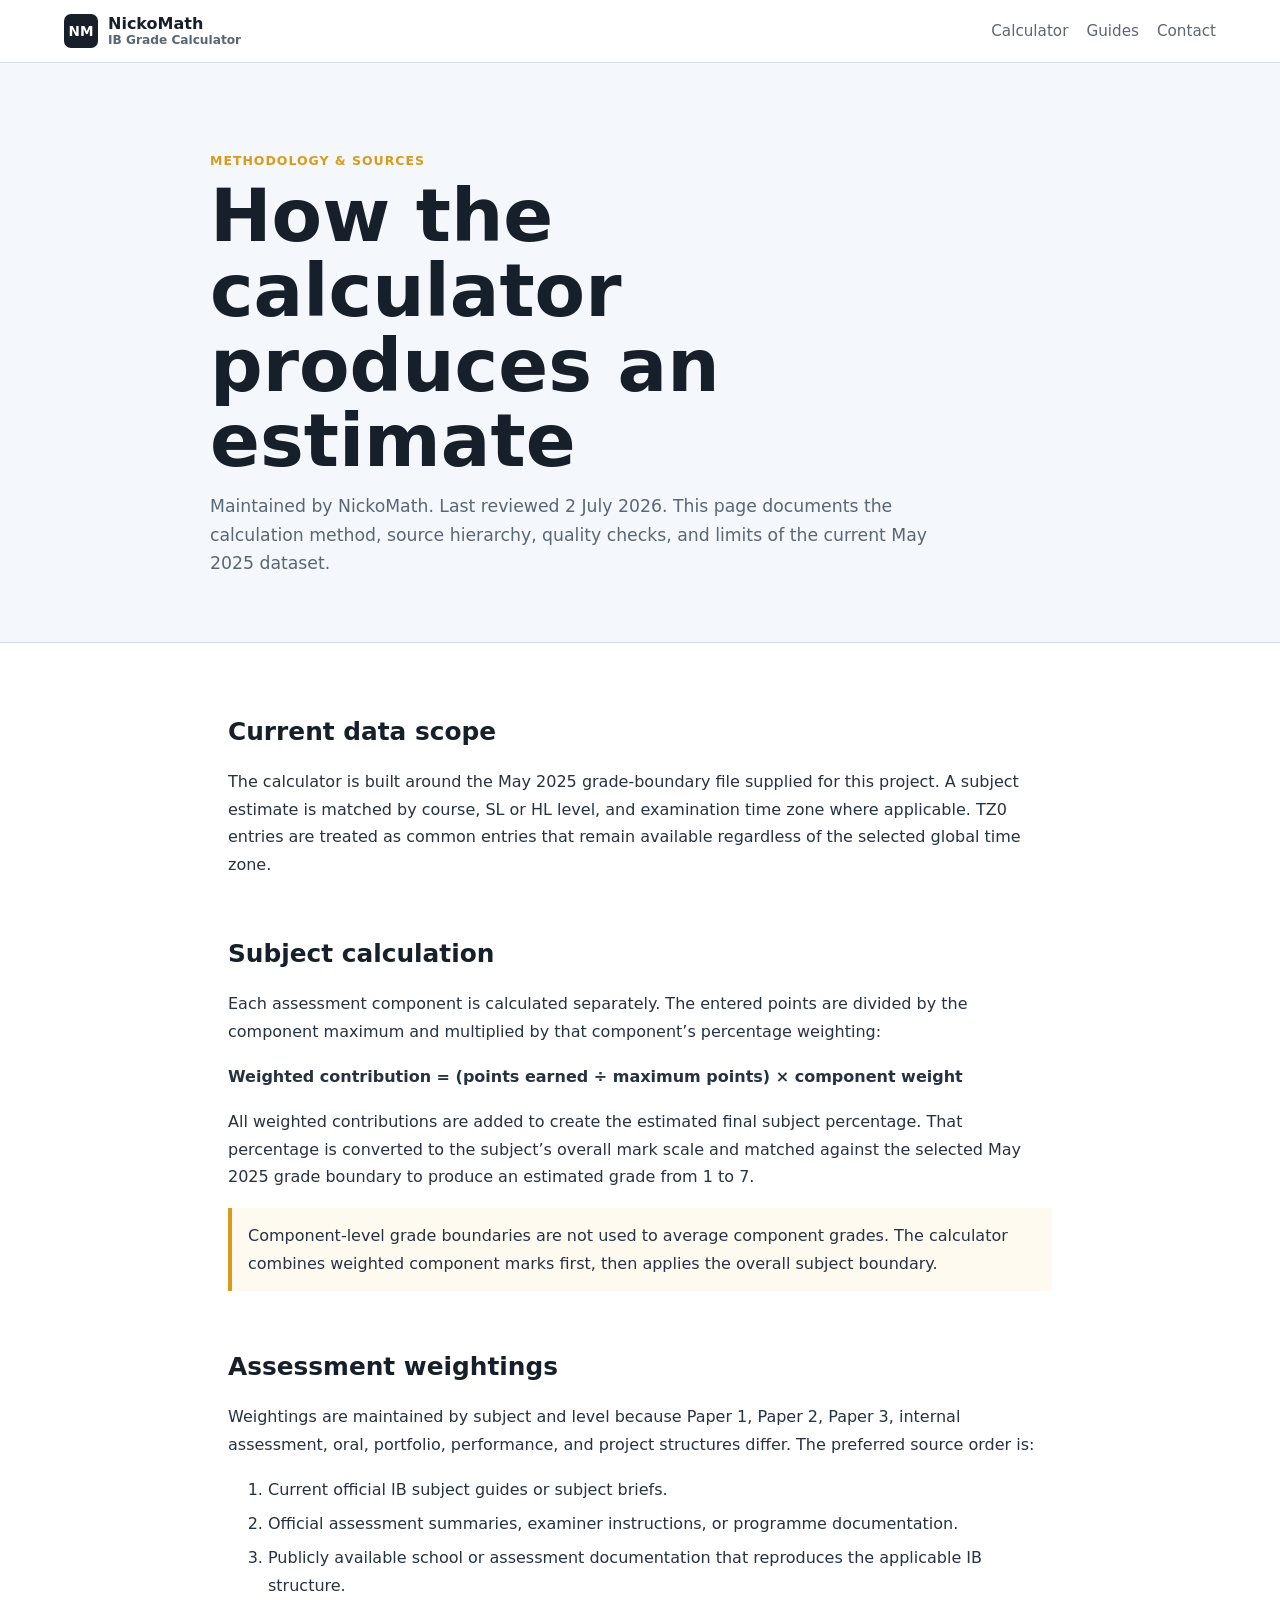
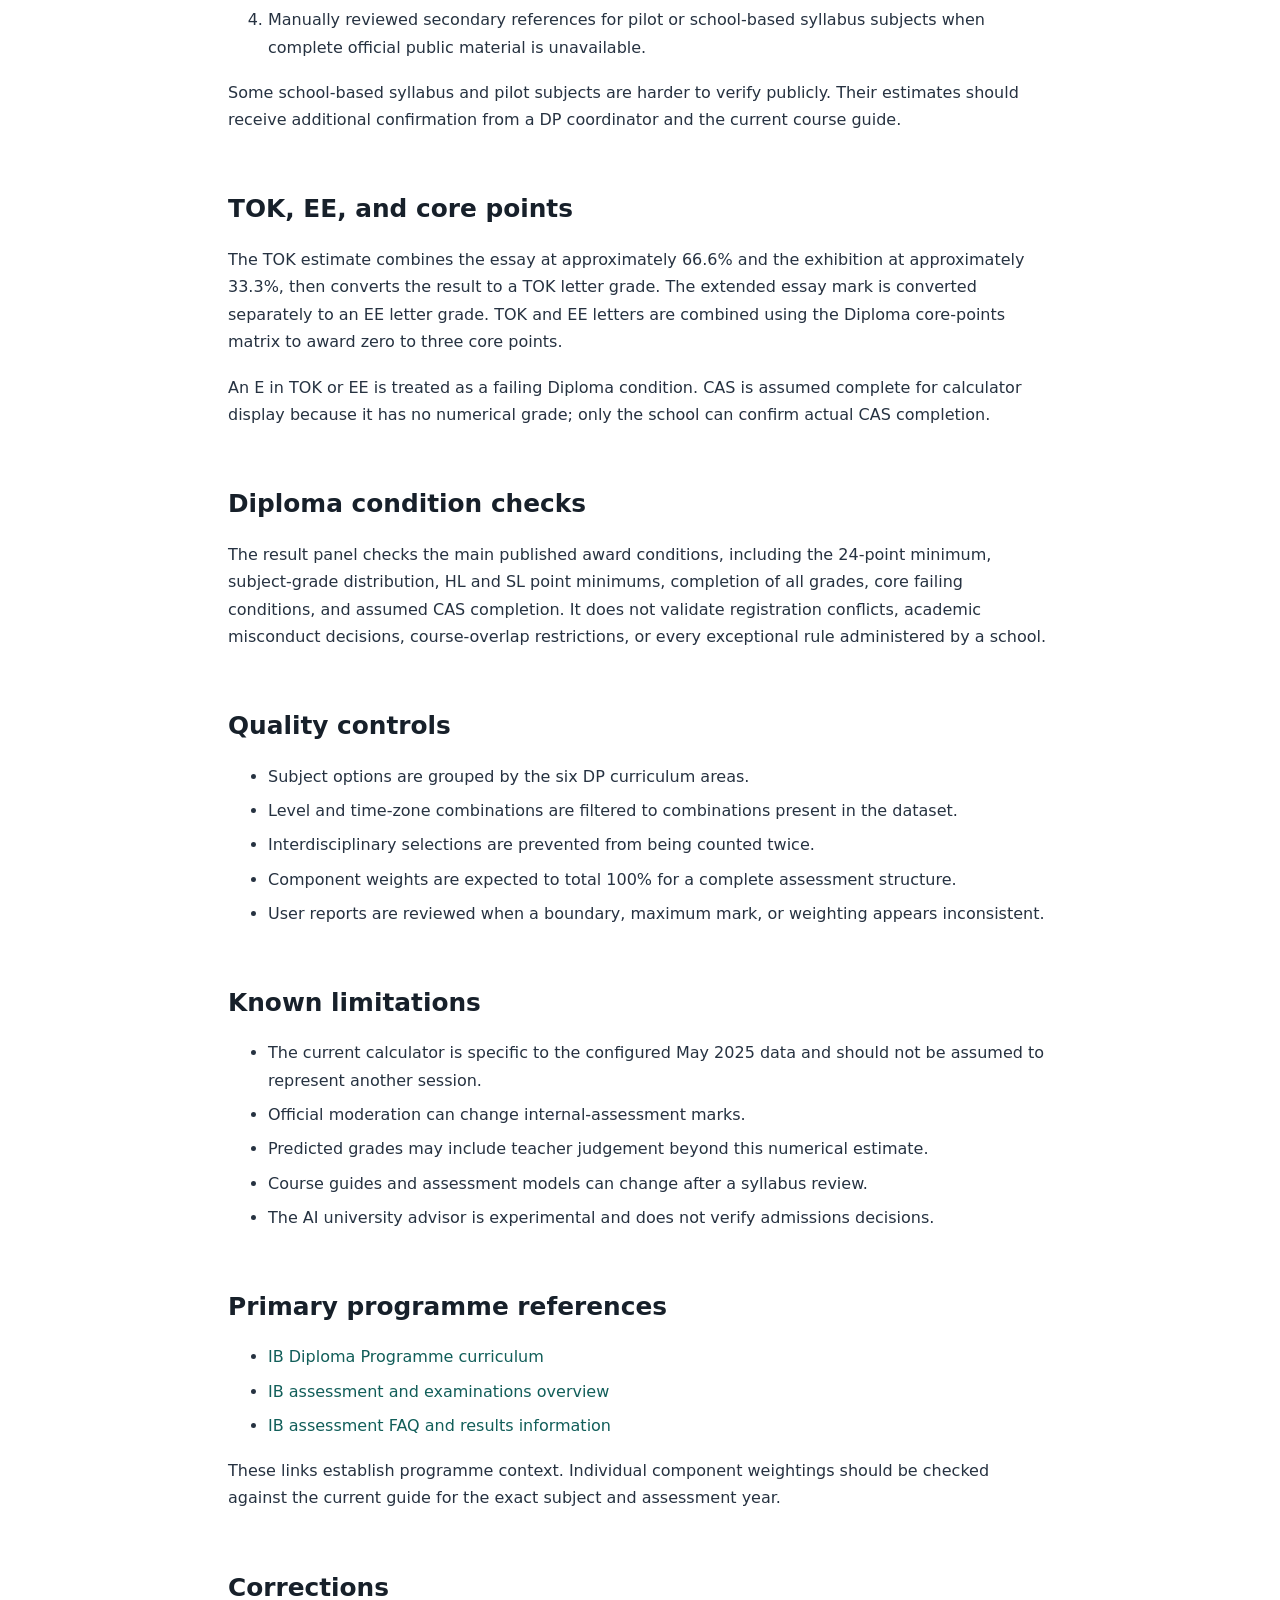
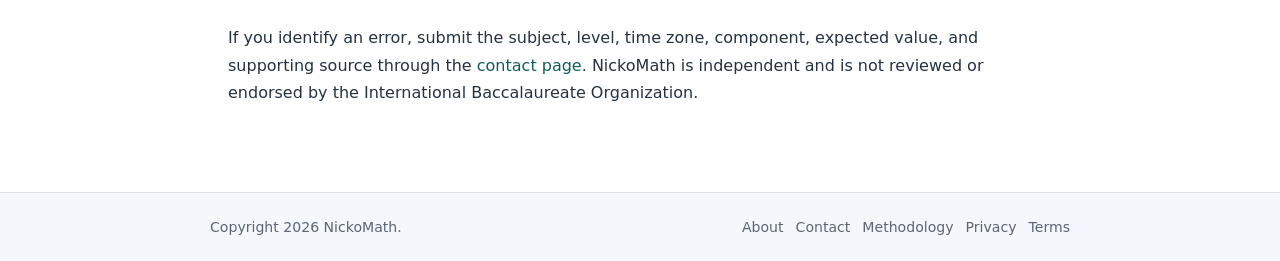
<file: methodology.html>
<!doctype html>
<html lang="en">
  <head>
    <meta charset="UTF-8" />
    <meta name="viewport" content="width=device-width, initial-scale=1.0" />
    <script async src="https://pagead2.googlesyndication.com/pagead/js/adsbygoogle.js?client=ca-pub-7634996647922043" crossorigin="anonymous"></script>
    <meta name="description" content="How NickoMath IB Grade Calculator uses component marks, assessment weightings, grade boundaries, TOK, EE, and Diploma conditions." />
    <link rel="canonical" href="https://www.ibcalc.com/methodology.html" />
    <link rel="icon" href="/favicon.svg" type="image/svg+xml" sizes="any" />
    <title>Methodology and Sources | IB Grade Calculator</title>
    <link rel="stylesheet" href="/content.css" />
  </head>
  <body class="content-page">
    <header class="topbar">
      <a class="brand" href="/" aria-label="NickoMath IB Grade Calculator home"><span class="brand-mark">NM</span><span class="brand-text"><span>NickoMath</span><small>IB Grade Calculator</small></span></a>
      <nav class="nav" aria-label="Primary navigation"><a href="/">Calculator</a><a href="/guides/how-ib-grades-are-calculated.html">Guides</a><a href="/contact.html">Contact</a></nav>
    </header>
    <main>
      <section class="content-header"><div class="content-header-inner"><p class="eyebrow">Methodology &amp; sources</p><h1>How the calculator produces an estimate</h1><p>Maintained by NickoMath. Last reviewed 2 July 2026. This page documents the calculation method, source hierarchy, quality checks, and limits of the current May 2025 dataset.</p></div></section>
      <article class="article">
        <h2>Current data scope</h2>
        <p>The calculator is built around the May 2025 grade-boundary file supplied for this project. A subject estimate is matched by course, SL or HL level, and examination time zone where applicable. TZ0 entries are treated as common entries that remain available regardless of the selected global time zone.</p>

        <h2>Subject calculation</h2>
        <p>Each assessment component is calculated separately. The entered points are divided by the component maximum and multiplied by that component’s percentage weighting:</p>
        <p><strong>Weighted contribution = (points earned ÷ maximum points) × component weight</strong></p>
        <p>All weighted contributions are added to create the estimated final subject percentage. That percentage is converted to the subject’s overall mark scale and matched against the selected May 2025 grade boundary to produce an estimated grade from 1 to 7.</p>
        <p class="article-note">Component-level grade boundaries are not used to average component grades. The calculator combines weighted component marks first, then applies the overall subject boundary.</p>

        <h2>Assessment weightings</h2>
        <p>Weightings are maintained by subject and level because Paper 1, Paper 2, Paper 3, internal assessment, oral, portfolio, performance, and project structures differ. The preferred source order is:</p>
        <ol>
          <li>Current official IB subject guides or subject briefs.</li>
          <li>Official assessment summaries, examiner instructions, or programme documentation.</li>
          <li>Publicly available school or assessment documentation that reproduces the applicable IB structure.</li>
          <li>Manually reviewed secondary references for pilot or school-based syllabus subjects when complete official public material is unavailable.</li>
        </ol>
        <p>Some school-based syllabus and pilot subjects are harder to verify publicly. Their estimates should receive additional confirmation from a DP coordinator and the current course guide.</p>

        <h2>TOK, EE, and core points</h2>
        <p>The TOK estimate combines the essay at approximately 66.6% and the exhibition at approximately 33.3%, then converts the result to a TOK letter grade. The extended essay mark is converted separately to an EE letter grade. TOK and EE letters are combined using the Diploma core-points matrix to award zero to three core points.</p>
        <p>An E in TOK or EE is treated as a failing Diploma condition. CAS is assumed complete for calculator display because it has no numerical grade; only the school can confirm actual CAS completion.</p>

        <h2>Diploma condition checks</h2>
        <p>The result panel checks the main published award conditions, including the 24-point minimum, subject-grade distribution, HL and SL point minimums, completion of all grades, core failing conditions, and assumed CAS completion. It does not validate registration conflicts, academic misconduct decisions, course-overlap restrictions, or every exceptional rule administered by a school.</p>

        <h2>Quality controls</h2>
        <ul>
          <li>Subject options are grouped by the six DP curriculum areas.</li>
          <li>Level and time-zone combinations are filtered to combinations present in the dataset.</li>
          <li>Interdisciplinary selections are prevented from being counted twice.</li>
          <li>Component weights are expected to total 100% for a complete assessment structure.</li>
          <li>User reports are reviewed when a boundary, maximum mark, or weighting appears inconsistent.</li>
        </ul>

        <h2>Known limitations</h2>
        <ul>
          <li>The current calculator is specific to the configured May 2025 data and should not be assumed to represent another session.</li>
          <li>Official moderation can change internal-assessment marks.</li>
          <li>Predicted grades may include teacher judgement beyond this numerical estimate.</li>
          <li>Course guides and assessment models can change after a syllabus review.</li>
          <li>The AI university advisor is experimental and does not verify admissions decisions.</li>
        </ul>

        <h2>Primary programme references</h2>
        <ul>
          <li><a href="https://ibo.org/programmes/diploma-programme/curriculum/" rel="noopener noreferrer">IB Diploma Programme curriculum</a></li>
          <li><a href="https://ibo.org/programmes/diploma-programme/assessment-and-exams/" rel="noopener noreferrer">IB assessment and examinations overview</a></li>
          <li><a href="https://ibo.org/programmes/diploma-programme/assessment-and-exams/getting-results/assessment-faq/" rel="noopener noreferrer">IB assessment FAQ and results information</a></li>
        </ul>
        <p>These links establish programme context. Individual component weightings should be checked against the current guide for the exact subject and assessment year.</p>

        <h2>Corrections</h2>
        <p>If you identify an error, submit the subject, level, time zone, component, expected value, and supporting source through the <a href="/contact.html">contact page</a>. NickoMath is independent and is not reviewed or endorsed by the International Baccalaureate Organization.</p>
      </article>
    </main>
    <footer class="content-footer"><div class="content-footer-inner"><span>Copyright 2026 NickoMath.</span><nav><a href="/about.html">About</a><a href="/contact.html">Contact</a><a href="/methodology.html">Methodology</a><a href="/privacy.html">Privacy</a><a href="/terms.html">Terms</a></nav></div></footer>
  </body>
</html>
</file>
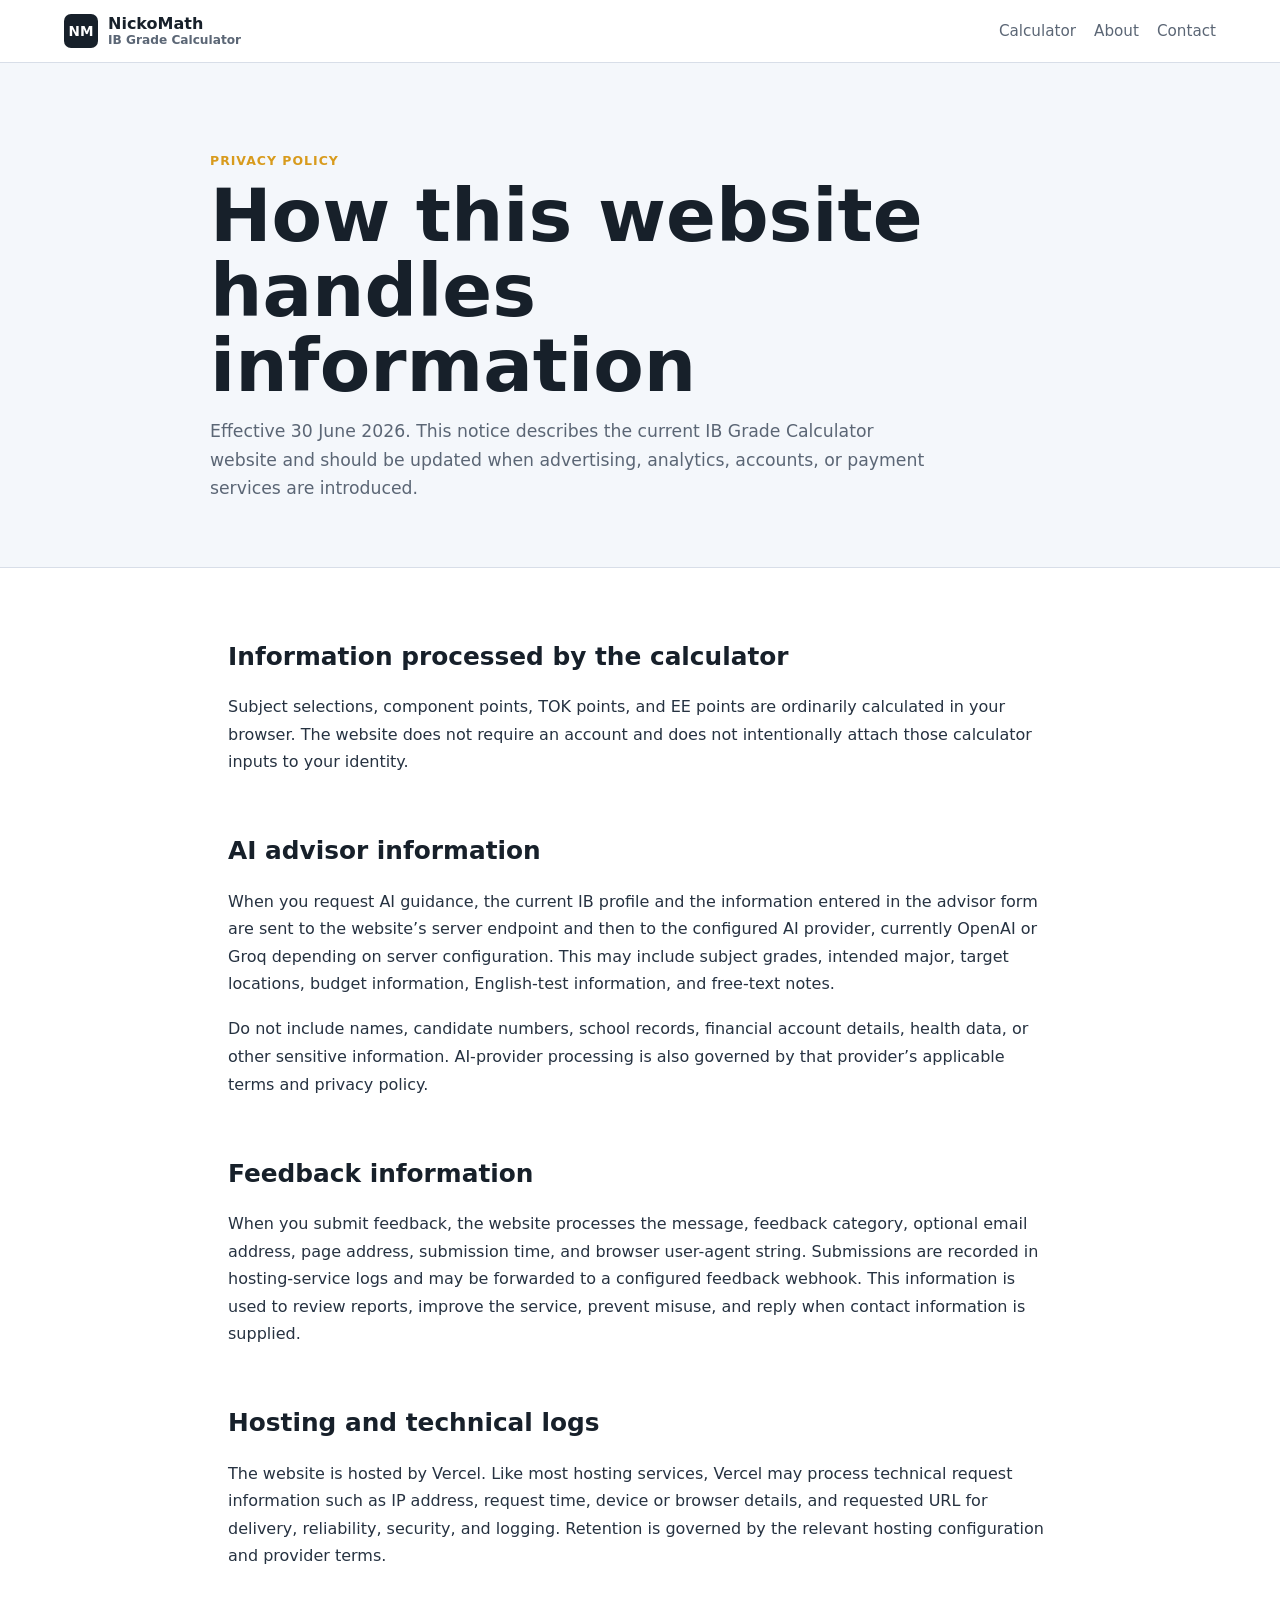
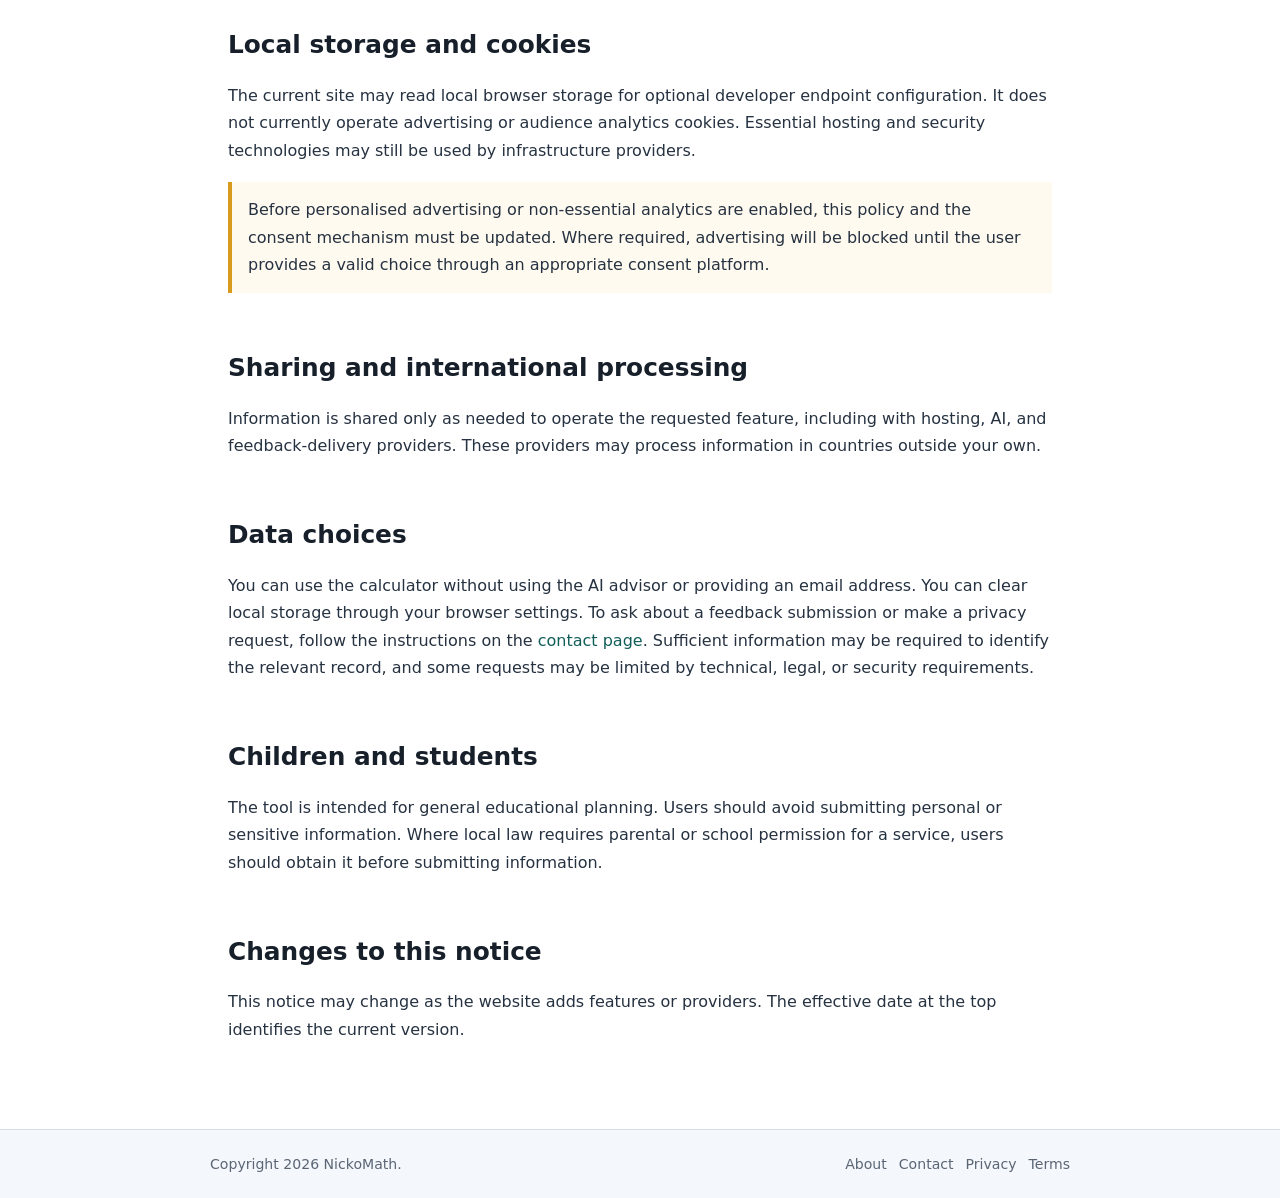
<file: privacy.html>
<!doctype html>
<html lang="en">
  <head>
    <meta charset="UTF-8" />
    <meta name="viewport" content="width=device-width, initial-scale=1.0" />
    <script async src="https://pagead2.googlesyndication.com/pagead/js/adsbygoogle.js?client=ca-pub-7634996647922043" crossorigin="anonymous"></script>
    <meta name="description" content="Privacy information for the NickoMath IB Grade Calculator, AI advisor, and feedback form." />
    <link rel="canonical" href="https://www.ibcalc.com/privacy.html" />
    <link rel="icon" href="/favicon.svg" type="image/svg+xml" sizes="any" />
    <title>Privacy Policy | IB Grade Calculator</title>
    <link rel="stylesheet" href="/content.css" />
  </head>
  <body class="content-page">
    <header class="topbar">
      <a class="brand" href="/" aria-label="NickoMath IB Grade Calculator home"><span class="brand-mark">NM</span><span class="brand-text"><span>NickoMath</span><small>IB Grade Calculator</small></span></a>
      <nav class="nav" aria-label="Primary navigation"><a href="/">Calculator</a><a href="/about.html">About</a><a href="/contact.html">Contact</a></nav>
    </header>
    <main>
      <section class="content-header"><div class="content-header-inner"><p class="eyebrow">Privacy policy</p><h1>How this website handles information</h1><p>Effective 30 June 2026. This notice describes the current IB Grade Calculator website and should be updated when advertising, analytics, accounts, or payment services are introduced.</p></div></section>
      <article class="article">
        <h2>Information processed by the calculator</h2>
        <p>Subject selections, component points, TOK points, and EE points are ordinarily calculated in your browser. The website does not require an account and does not intentionally attach those calculator inputs to your identity.</p>
        <h2>AI advisor information</h2>
        <p>When you request AI guidance, the current IB profile and the information entered in the advisor form are sent to the website’s server endpoint and then to the configured AI provider, currently OpenAI or Groq depending on server configuration. This may include subject grades, intended major, target locations, budget information, English-test information, and free-text notes.</p>
        <p>Do not include names, candidate numbers, school records, financial account details, health data, or other sensitive information. AI-provider processing is also governed by that provider’s applicable terms and privacy policy.</p>
        <h2>Feedback information</h2>
        <p>When you submit feedback, the website processes the message, feedback category, optional email address, page address, submission time, and browser user-agent string. Submissions are recorded in hosting-service logs and may be forwarded to a configured feedback webhook. This information is used to review reports, improve the service, prevent misuse, and reply when contact information is supplied.</p>
        <h2>Hosting and technical logs</h2>
        <p>The website is hosted by Vercel. Like most hosting services, Vercel may process technical request information such as IP address, request time, device or browser details, and requested URL for delivery, reliability, security, and logging. Retention is governed by the relevant hosting configuration and provider terms.</p>
        <h2>Local storage and cookies</h2>
        <p>The current site may read local browser storage for optional developer endpoint configuration. It does not currently operate advertising or audience analytics cookies. Essential hosting and security technologies may still be used by infrastructure providers.</p>
        <p class="article-note">Before personalised advertising or non-essential analytics are enabled, this policy and the consent mechanism must be updated. Where required, advertising will be blocked until the user provides a valid choice through an appropriate consent platform.</p>
        <h2>Sharing and international processing</h2>
        <p>Information is shared only as needed to operate the requested feature, including with hosting, AI, and feedback-delivery providers. These providers may process information in countries outside your own.</p>
        <h2>Data choices</h2>
        <p>You can use the calculator without using the AI advisor or providing an email address. You can clear local storage through your browser settings. To ask about a feedback submission or make a privacy request, follow the instructions on the <a href="/contact.html">contact page</a>. Sufficient information may be required to identify the relevant record, and some requests may be limited by technical, legal, or security requirements.</p>
        <h2>Children and students</h2>
        <p>The tool is intended for general educational planning. Users should avoid submitting personal or sensitive information. Where local law requires parental or school permission for a service, users should obtain it before submitting information.</p>
        <h2>Changes to this notice</h2>
        <p>This notice may change as the website adds features or providers. The effective date at the top identifies the current version.</p>
      </article>
    </main>
    <footer class="content-footer"><div class="content-footer-inner"><span>Copyright 2026 NickoMath.</span><nav><a href="/about.html">About</a><a href="/contact.html">Contact</a><a href="/privacy.html">Privacy</a><a href="/terms.html">Terms</a></nav></div></footer>
  </body>
</html>
</file>
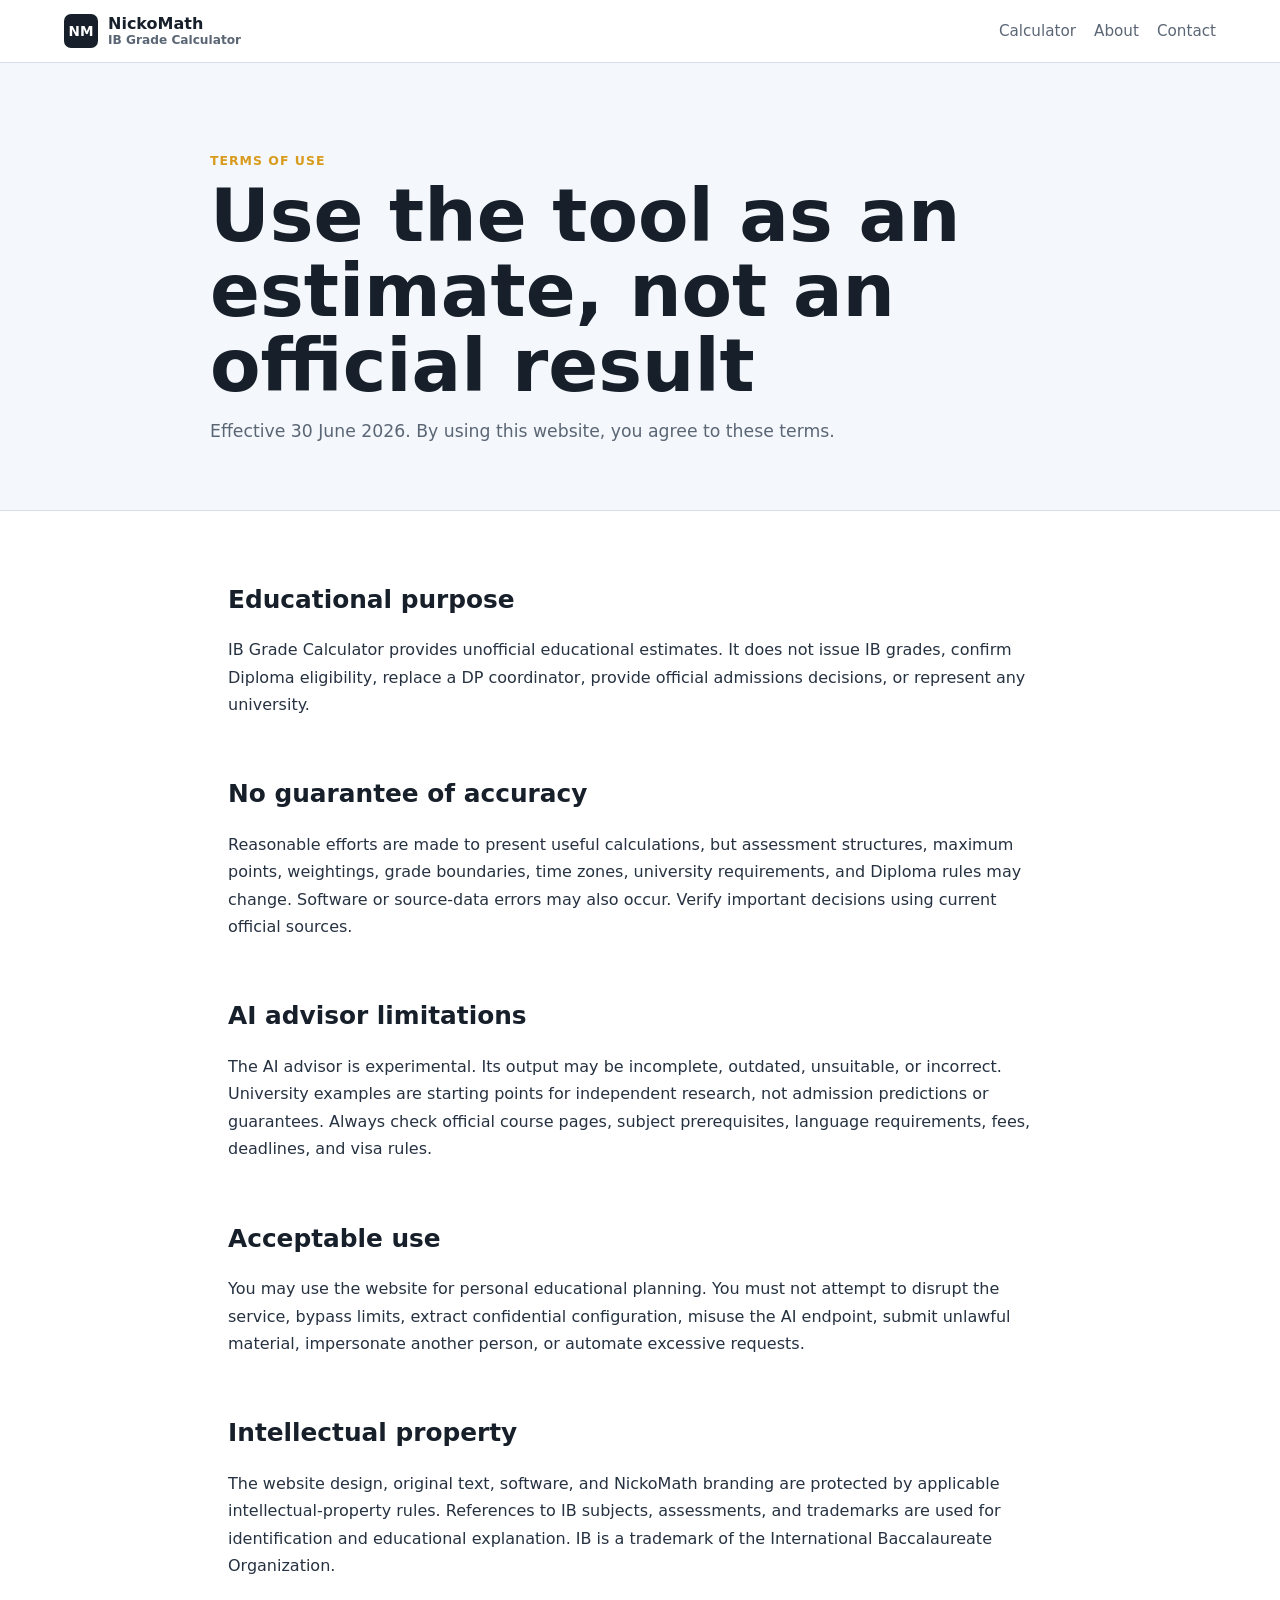
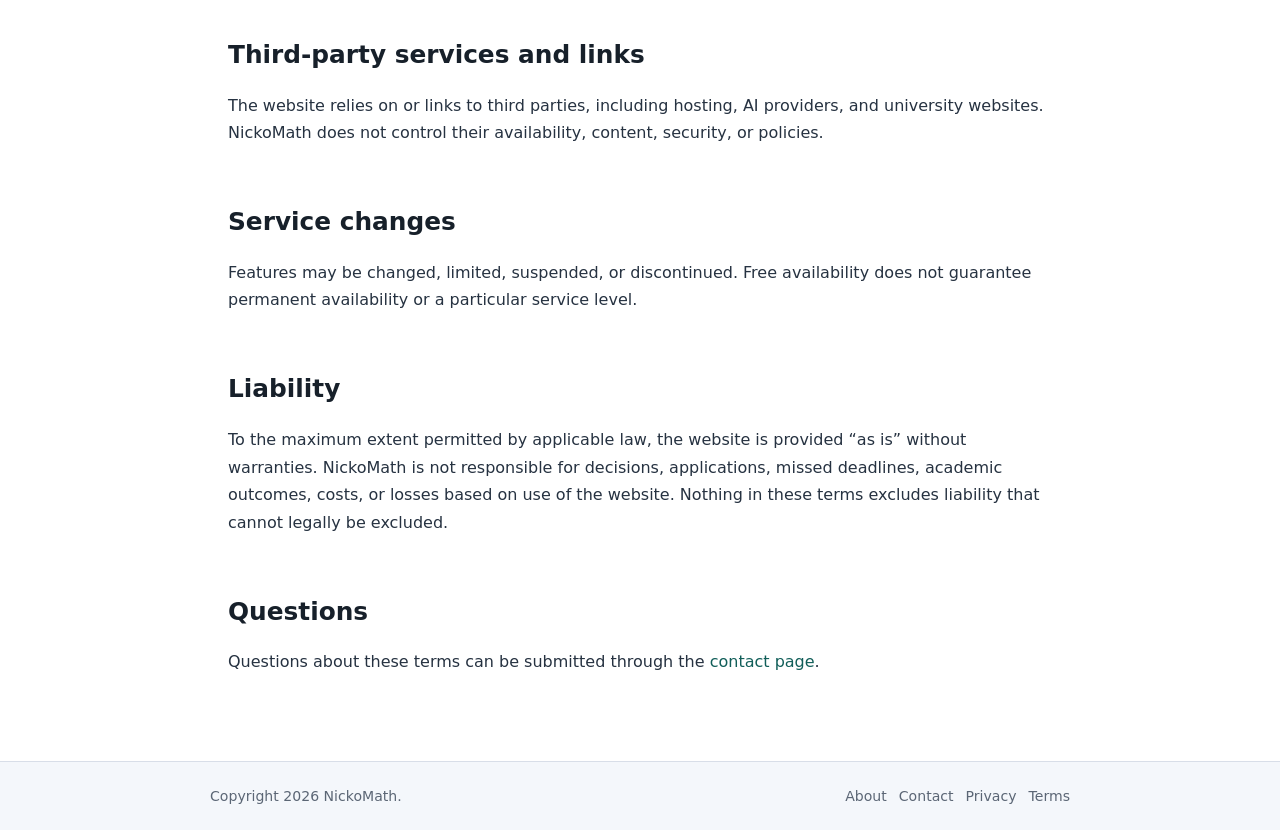
<file: terms.html>
<!doctype html>
<html lang="en">
  <head>
    <meta charset="UTF-8" />
    <meta name="viewport" content="width=device-width, initial-scale=1.0" />
    <script async src="https://pagead2.googlesyndication.com/pagead/js/adsbygoogle.js?client=ca-pub-7634996647922043" crossorigin="anonymous"></script>
    <meta name="description" content="Terms of use for the independent NickoMath IB Grade Calculator and AI university planning assistant." />
    <link rel="canonical" href="https://www.ibcalc.com/terms.html" />
    <link rel="icon" href="/favicon.svg" type="image/svg+xml" sizes="any" />
    <title>Terms of Use | IB Grade Calculator</title>
    <link rel="stylesheet" href="/content.css" />
  </head>
  <body class="content-page">
    <header class="topbar">
      <a class="brand" href="/" aria-label="NickoMath IB Grade Calculator home"><span class="brand-mark">NM</span><span class="brand-text"><span>NickoMath</span><small>IB Grade Calculator</small></span></a>
      <nav class="nav" aria-label="Primary navigation"><a href="/">Calculator</a><a href="/about.html">About</a><a href="/contact.html">Contact</a></nav>
    </header>
    <main>
      <section class="content-header"><div class="content-header-inner"><p class="eyebrow">Terms of use</p><h1>Use the tool as an estimate, not an official result</h1><p>Effective 30 June 2026. By using this website, you agree to these terms.</p></div></section>
      <article class="article">
        <h2>Educational purpose</h2>
        <p>IB Grade Calculator provides unofficial educational estimates. It does not issue IB grades, confirm Diploma eligibility, replace a DP coordinator, provide official admissions decisions, or represent any university.</p>
        <h2>No guarantee of accuracy</h2>
        <p>Reasonable efforts are made to present useful calculations, but assessment structures, maximum points, weightings, grade boundaries, time zones, university requirements, and Diploma rules may change. Software or source-data errors may also occur. Verify important decisions using current official sources.</p>
        <h2>AI advisor limitations</h2>
        <p>The AI advisor is experimental. Its output may be incomplete, outdated, unsuitable, or incorrect. University examples are starting points for independent research, not admission predictions or guarantees. Always check official course pages, subject prerequisites, language requirements, fees, deadlines, and visa rules.</p>
        <h2>Acceptable use</h2>
        <p>You may use the website for personal educational planning. You must not attempt to disrupt the service, bypass limits, extract confidential configuration, misuse the AI endpoint, submit unlawful material, impersonate another person, or automate excessive requests.</p>
        <h2>Intellectual property</h2>
        <p>The website design, original text, software, and NickoMath branding are protected by applicable intellectual-property rules. References to IB subjects, assessments, and trademarks are used for identification and educational explanation. IB is a trademark of the International Baccalaureate Organization.</p>
        <h2>Third-party services and links</h2>
        <p>The website relies on or links to third parties, including hosting, AI providers, and university websites. NickoMath does not control their availability, content, security, or policies.</p>
        <h2>Service changes</h2>
        <p>Features may be changed, limited, suspended, or discontinued. Free availability does not guarantee permanent availability or a particular service level.</p>
        <h2>Liability</h2>
        <p>To the maximum extent permitted by applicable law, the website is provided “as is” without warranties. NickoMath is not responsible for decisions, applications, missed deadlines, academic outcomes, costs, or losses based on use of the website. Nothing in these terms excludes liability that cannot legally be excluded.</p>
        <h2>Questions</h2>
        <p>Questions about these terms can be submitted through the <a href="/contact.html">contact page</a>.</p>
      </article>
    </main>
    <footer class="content-footer"><div class="content-footer-inner"><span>Copyright 2026 NickoMath.</span><nav><a href="/about.html">About</a><a href="/contact.html">Contact</a><a href="/privacy.html">Privacy</a><a href="/terms.html">Terms</a></nav></div></footer>
  </body>
</html>
</file>
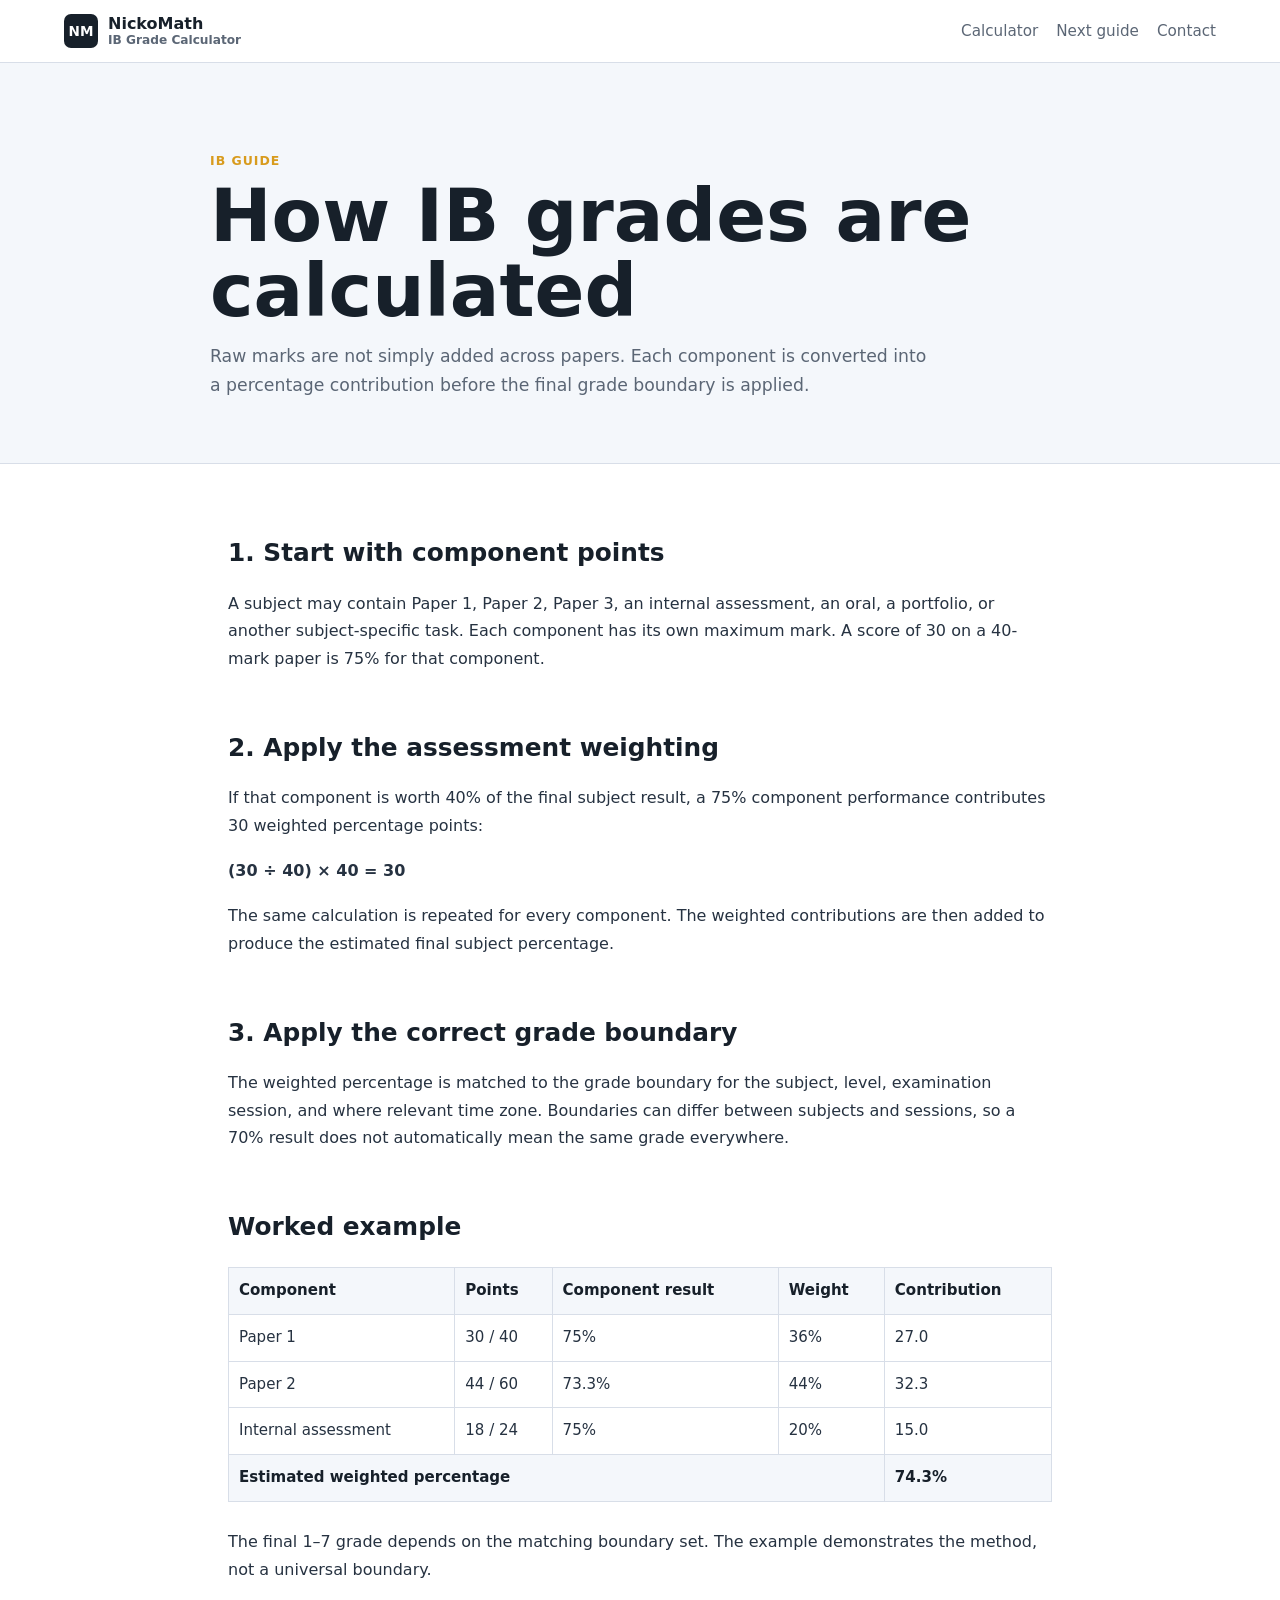
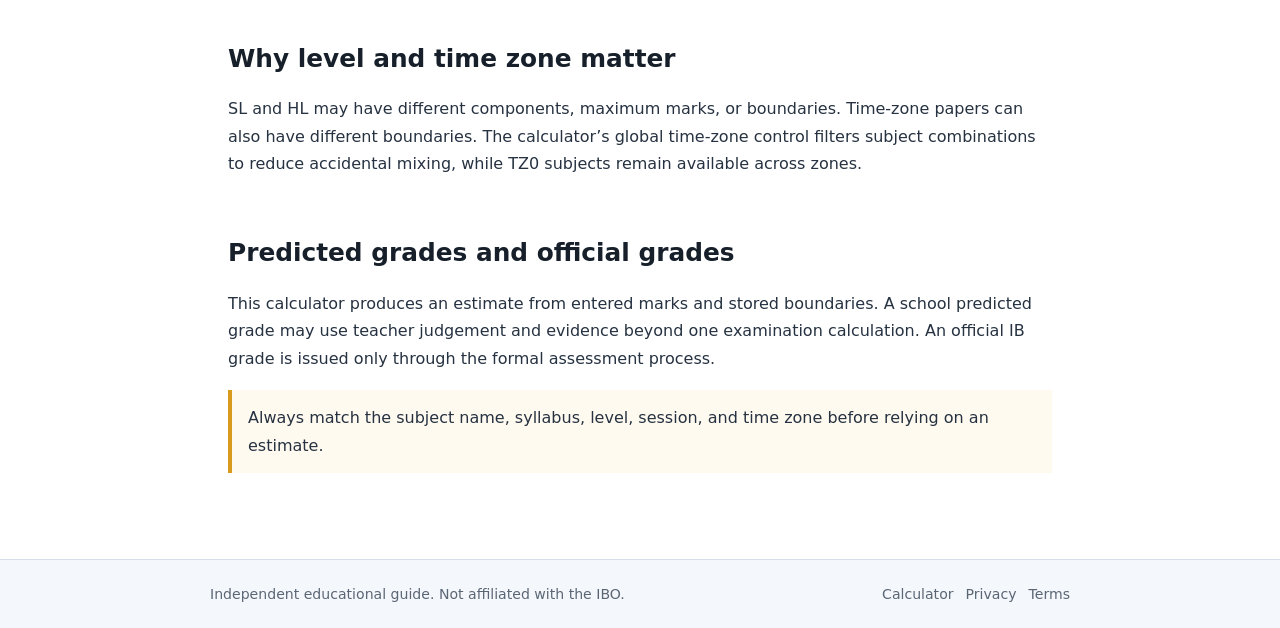
<file: guides/how-ib-grades-are-calculated.html>
<!doctype html>
<html lang="en">
  <head>
    <meta charset="UTF-8" />
    <meta name="viewport" content="width=device-width, initial-scale=1.0" />
    <script async src="https://pagead2.googlesyndication.com/pagead/js/adsbygoogle.js?client=ca-pub-7634996647922043" crossorigin="anonymous"></script>
    <meta name="description" content="Learn how IB component points, assessment weightings, weighted percentages, grade boundaries, and final grades fit together." />
    <link rel="canonical" href="https://www.ibcalc.com/guides/how-ib-grades-are-calculated.html" />
    <link rel="icon" href="/favicon.svg" type="image/svg+xml" sizes="any" />
    <title>How IB Grades Are Calculated | NickoMath</title>
    <link rel="stylesheet" href="/content.css" />
  </head>
  <body class="content-page">
    <header class="topbar"><a class="brand" href="/"><span class="brand-mark">NM</span><span class="brand-text"><span>NickoMath</span><small>IB Grade Calculator</small></span></a><nav class="nav"><a href="/">Calculator</a><a href="/guides/tok-ee-core-points.html">Next guide</a><a href="/contact.html">Contact</a></nav></header>
    <main>
      <section class="content-header"><div class="content-header-inner"><p class="eyebrow">IB guide</p><h1>How IB grades are calculated</h1><p>Raw marks are not simply added across papers. Each component is converted into a percentage contribution before the final grade boundary is applied.</p></div></section>
      <article class="article">
        <h2>1. Start with component points</h2>
        <p>A subject may contain Paper 1, Paper 2, Paper 3, an internal assessment, an oral, a portfolio, or another subject-specific task. Each component has its own maximum mark. A score of 30 on a 40-mark paper is 75% for that component.</p>
        <h2>2. Apply the assessment weighting</h2>
        <p>If that component is worth 40% of the final subject result, a 75% component performance contributes 30 weighted percentage points:</p>
        <p><strong>(30 ÷ 40) × 40 = 30</strong></p>
        <p>The same calculation is repeated for every component. The weighted contributions are then added to produce the estimated final subject percentage.</p>
        <h2>3. Apply the correct grade boundary</h2>
        <p>The weighted percentage is matched to the grade boundary for the subject, level, examination session, and where relevant time zone. Boundaries can differ between subjects and sessions, so a 70% result does not automatically mean the same grade everywhere.</p>
        <h2>Worked example</h2>
        <table>
          <thead><tr><th>Component</th><th>Points</th><th>Component result</th><th>Weight</th><th>Contribution</th></tr></thead>
          <tbody>
            <tr><td>Paper 1</td><td>30 / 40</td><td>75%</td><td>36%</td><td>27.0</td></tr>
            <tr><td>Paper 2</td><td>44 / 60</td><td>73.3%</td><td>44%</td><td>32.3</td></tr>
            <tr><td>Internal assessment</td><td>18 / 24</td><td>75%</td><td>20%</td><td>15.0</td></tr>
            <tr><th colspan="4">Estimated weighted percentage</th><th>74.3%</th></tr>
          </tbody>
        </table>
        <p>The final 1–7 grade depends on the matching boundary set. The example demonstrates the method, not a universal boundary.</p>
        <h2>Why level and time zone matter</h2>
        <p>SL and HL may have different components, maximum marks, or boundaries. Time-zone papers can also have different boundaries. The calculator’s global time-zone control filters subject combinations to reduce accidental mixing, while TZ0 subjects remain available across zones.</p>
        <h2>Predicted grades and official grades</h2>
        <p>This calculator produces an estimate from entered marks and stored boundaries. A school predicted grade may use teacher judgement and evidence beyond one examination calculation. An official IB grade is issued only through the formal assessment process.</p>
        <p class="article-note">Always match the subject name, syllabus, level, session, and time zone before relying on an estimate.</p>
      </article>
    </main>
    <footer class="content-footer"><div class="content-footer-inner"><span>Independent educational guide. Not affiliated with the IBO.</span><nav><a href="/">Calculator</a><a href="/privacy.html">Privacy</a><a href="/terms.html">Terms</a></nav></div></footer>
  </body>
</html>
</file>
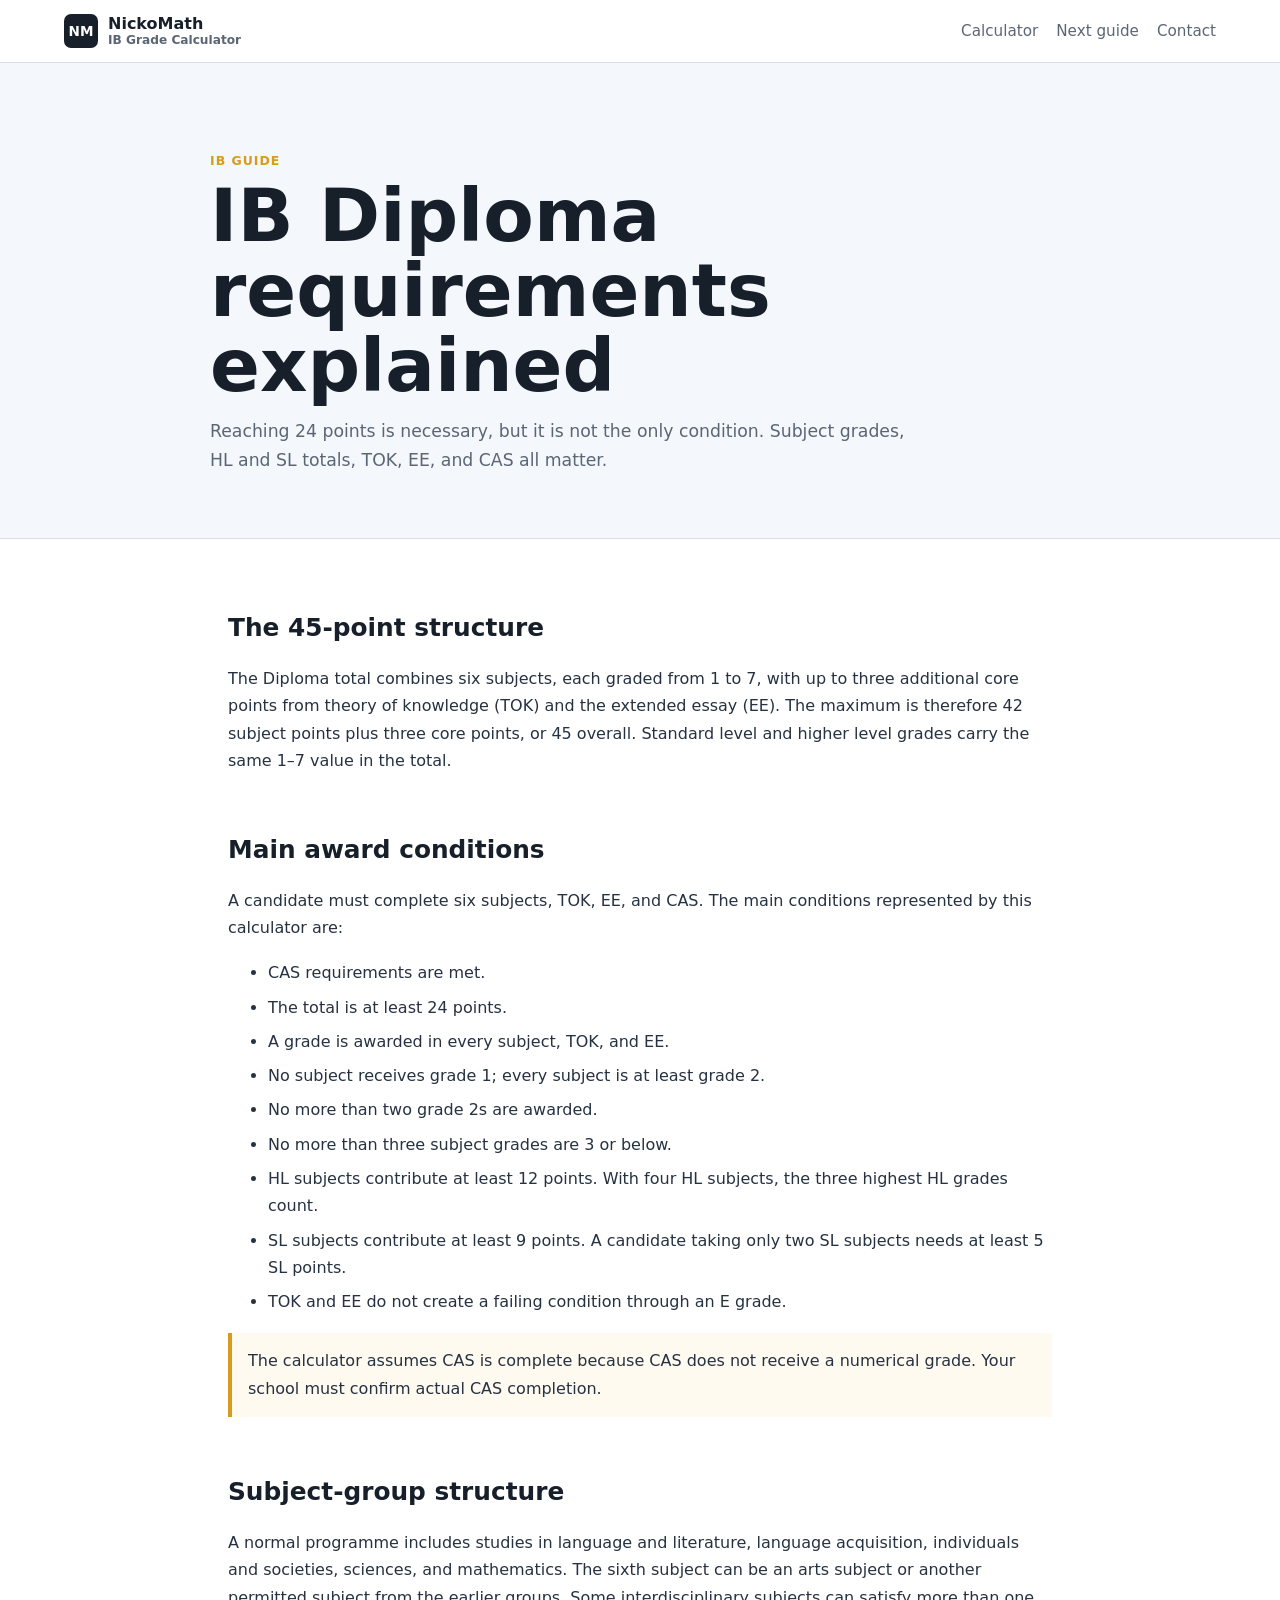
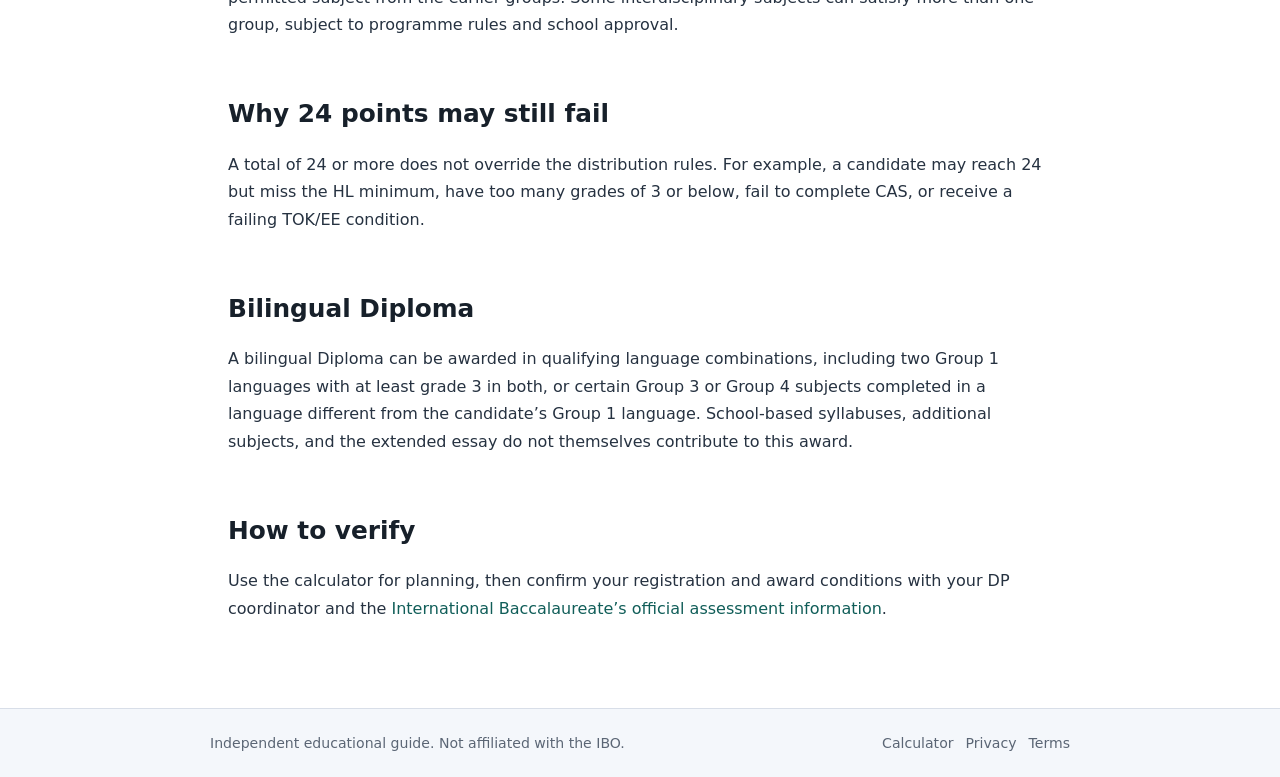
<file: guides/ib-diploma-requirements.html>
<!doctype html>
<html lang="en">
  <head>
    <meta charset="UTF-8" />
    <meta name="viewport" content="width=device-width, initial-scale=1.0" />
    <script async src="https://pagead2.googlesyndication.com/pagead/js/adsbygoogle.js?client=ca-pub-7634996647922043" crossorigin="anonymous"></script>
    <meta name="description" content="A practical summary of IB Diploma passing requirements, HL and SL minimums, core points, CAS, and failing conditions." />
    <link rel="canonical" href="https://www.ibcalc.com/guides/ib-diploma-requirements.html" />
    <link rel="icon" href="/favicon.svg" type="image/svg+xml" sizes="any" />
    <title>IB Diploma Requirements Explained | NickoMath</title>
    <link rel="stylesheet" href="/content.css" />
  </head>
  <body class="content-page">
    <header class="topbar"><a class="brand" href="/"><span class="brand-mark">NM</span><span class="brand-text"><span>NickoMath</span><small>IB Grade Calculator</small></span></a><nav class="nav"><a href="/">Calculator</a><a href="/guides/how-ib-grades-are-calculated.html">Next guide</a><a href="/contact.html">Contact</a></nav></header>
    <main>
      <section class="content-header"><div class="content-header-inner"><p class="eyebrow">IB guide</p><h1>IB Diploma requirements explained</h1><p>Reaching 24 points is necessary, but it is not the only condition. Subject grades, HL and SL totals, TOK, EE, and CAS all matter.</p></div></section>
      <article class="article">
        <h2>The 45-point structure</h2>
        <p>The Diploma total combines six subjects, each graded from 1 to 7, with up to three additional core points from theory of knowledge (TOK) and the extended essay (EE). The maximum is therefore 42 subject points plus three core points, or 45 overall. Standard level and higher level grades carry the same 1–7 value in the total.</p>
        <h2>Main award conditions</h2>
        <p>A candidate must complete six subjects, TOK, EE, and CAS. The main conditions represented by this calculator are:</p>
        <ul>
          <li>CAS requirements are met.</li>
          <li>The total is at least 24 points.</li>
          <li>A grade is awarded in every subject, TOK, and EE.</li>
          <li>No subject receives grade 1; every subject is at least grade 2.</li>
          <li>No more than two grade 2s are awarded.</li>
          <li>No more than three subject grades are 3 or below.</li>
          <li>HL subjects contribute at least 12 points. With four HL subjects, the three highest HL grades count.</li>
          <li>SL subjects contribute at least 9 points. A candidate taking only two SL subjects needs at least 5 SL points.</li>
          <li>TOK and EE do not create a failing condition through an E grade.</li>
        </ul>
        <p class="article-note">The calculator assumes CAS is complete because CAS does not receive a numerical grade. Your school must confirm actual CAS completion.</p>
        <h2>Subject-group structure</h2>
        <p>A normal programme includes studies in language and literature, language acquisition, individuals and societies, sciences, and mathematics. The sixth subject can be an arts subject or another permitted subject from the earlier groups. Some interdisciplinary subjects can satisfy more than one group, subject to programme rules and school approval.</p>
        <h2>Why 24 points may still fail</h2>
        <p>A total of 24 or more does not override the distribution rules. For example, a candidate may reach 24 but miss the HL minimum, have too many grades of 3 or below, fail to complete CAS, or receive a failing TOK/EE condition.</p>
        <h2>Bilingual Diploma</h2>
        <p>A bilingual Diploma can be awarded in qualifying language combinations, including two Group 1 languages with at least grade 3 in both, or certain Group 3 or Group 4 subjects completed in a language different from the candidate’s Group 1 language. School-based syllabuses, additional subjects, and the extended essay do not themselves contribute to this award.</p>
        <h2>How to verify</h2>
        <p>Use the calculator for planning, then confirm your registration and award conditions with your DP coordinator and the <a href="https://ibo.org/programmes/diploma-programme/assessment-and-exams/getting-results/assessment-faq/" rel="noopener noreferrer">International Baccalaureate’s official assessment information</a>.</p>
      </article>
    </main>
    <footer class="content-footer"><div class="content-footer-inner"><span>Independent educational guide. Not affiliated with the IBO.</span><nav><a href="/">Calculator</a><a href="/privacy.html">Privacy</a><a href="/terms.html">Terms</a></nav></div></footer>
  </body>
</html>
</file>
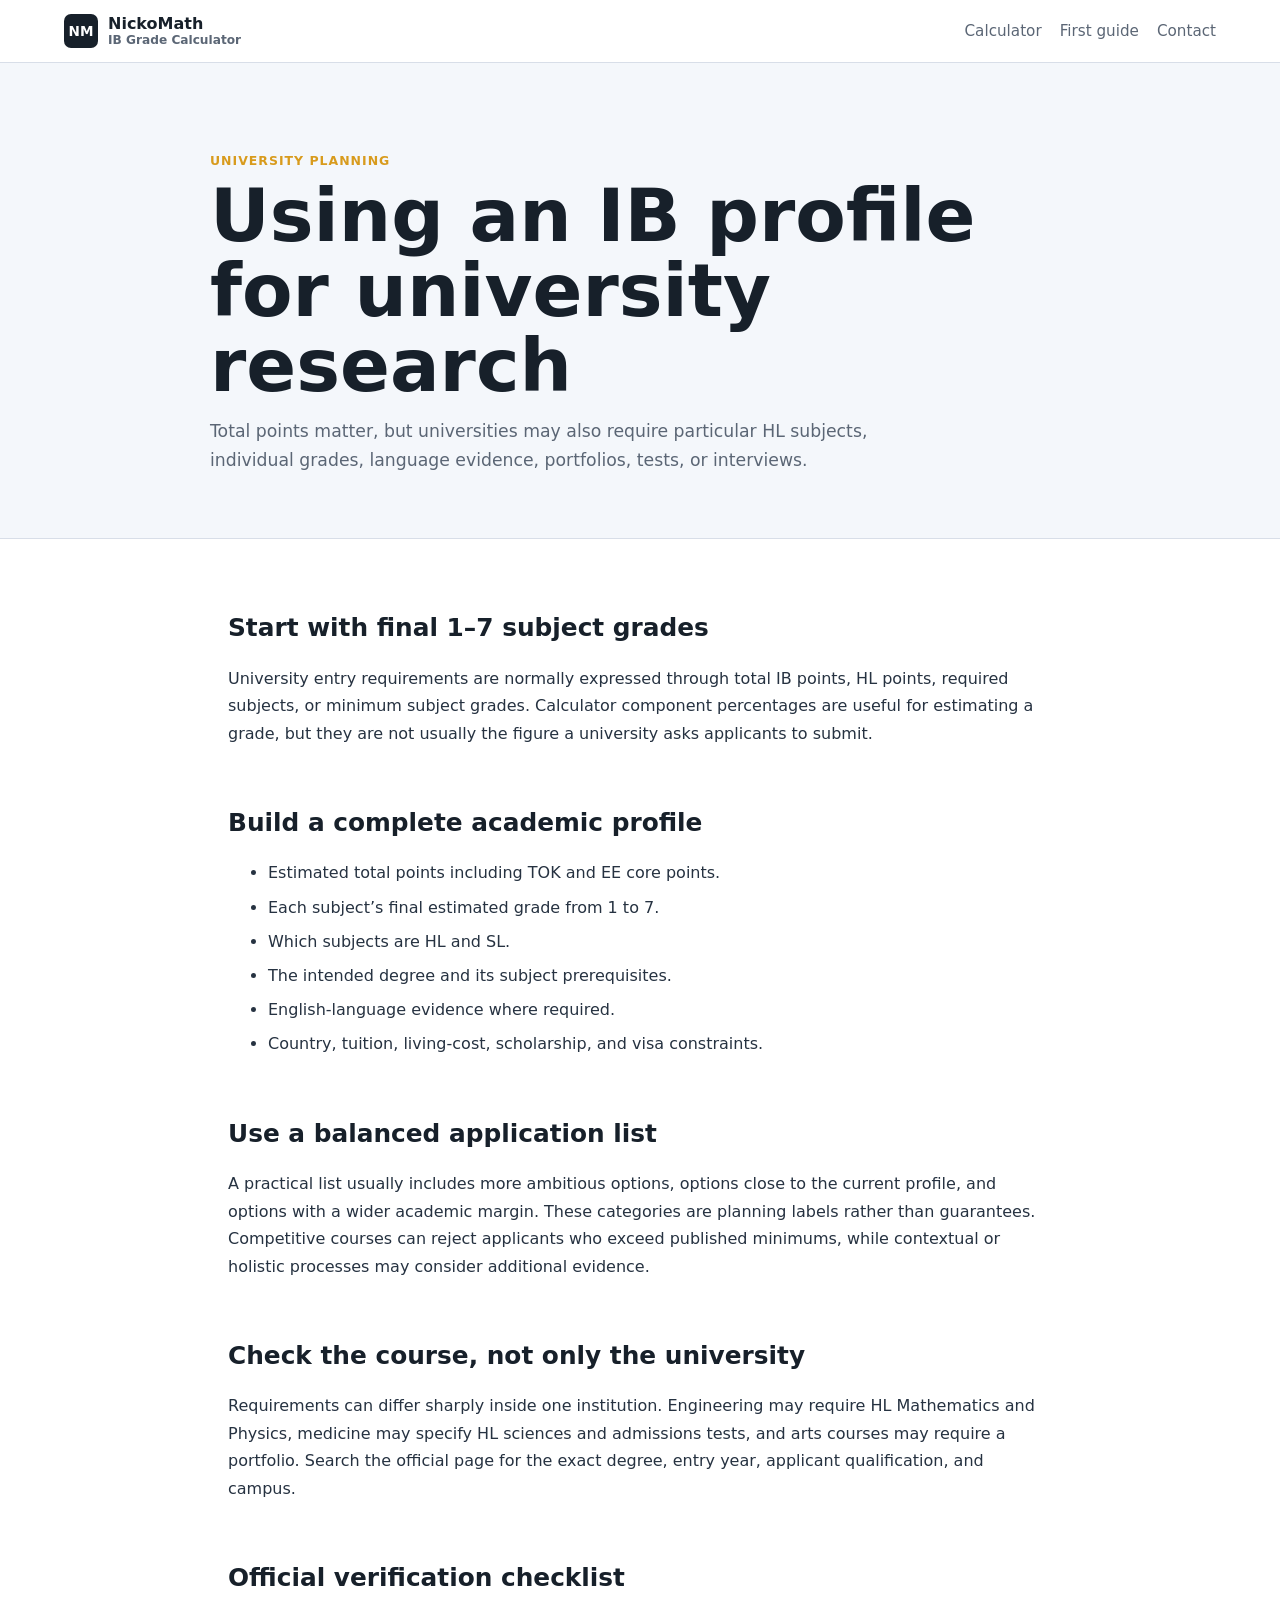
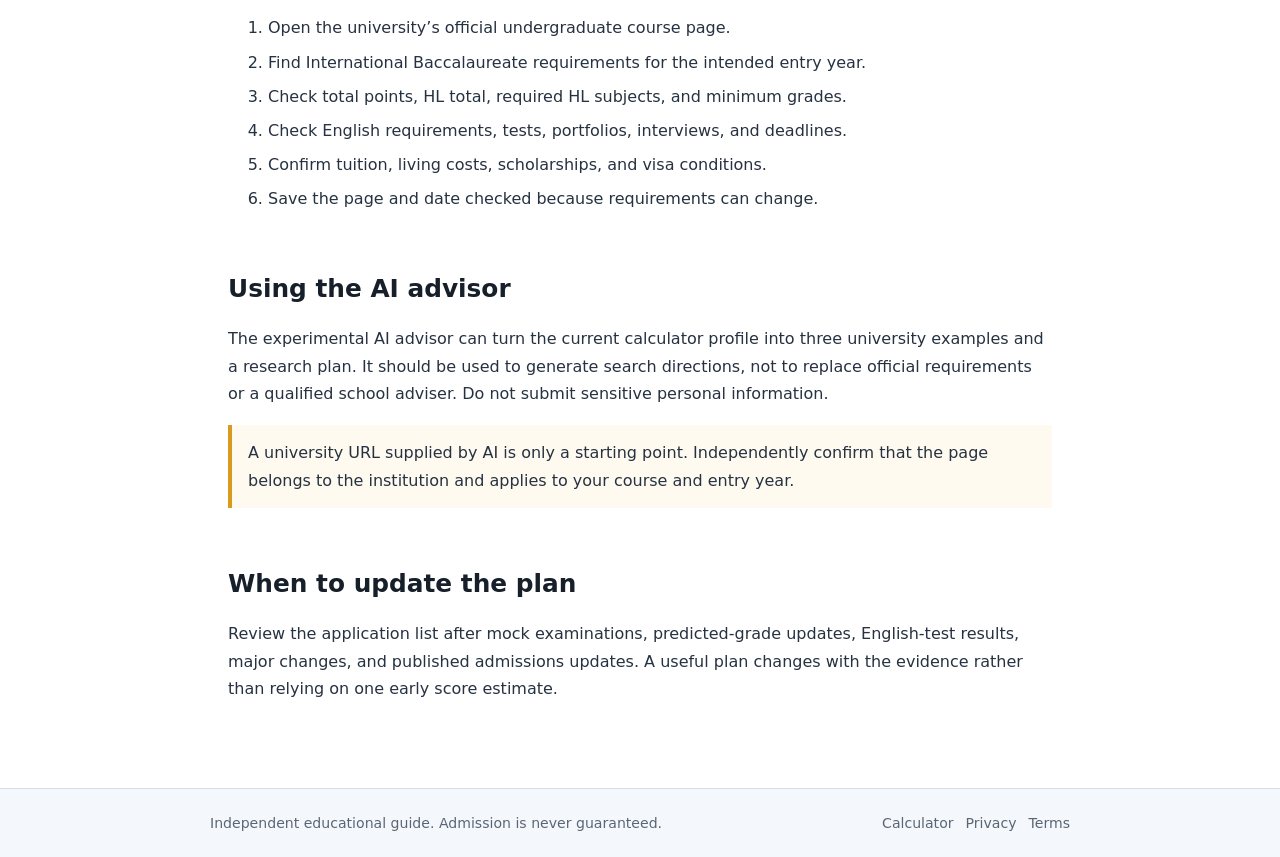
<file: guides/ib-university-application-guide.html>
<!doctype html>
<html lang="en">
  <head>
    <meta charset="UTF-8" />
    <meta name="viewport" content="width=device-width, initial-scale=1.0" />
    <script async src="https://pagead2.googlesyndication.com/pagead/js/adsbygoogle.js?client=ca-pub-7634996647922043" crossorigin="anonymous"></script>
    <meta name="description" content="Use an IB grade profile to research university requirements, subject prerequisites, reach and target options, and official course pages." />
    <link rel="canonical" href="https://www.ibcalc.com/guides/ib-university-application-guide.html" />
    <link rel="icon" href="/favicon.svg" type="image/svg+xml" sizes="any" />
    <title>IB University Application Planning Guide | NickoMath</title>
    <link rel="stylesheet" href="/content.css" />
  </head>
  <body class="content-page">
    <header class="topbar"><a class="brand" href="/"><span class="brand-mark">NM</span><span class="brand-text"><span>NickoMath</span><small>IB Grade Calculator</small></span></a><nav class="nav"><a href="/">Calculator</a><a href="/guides/ib-diploma-requirements.html">First guide</a><a href="/contact.html">Contact</a></nav></header>
    <main>
      <section class="content-header"><div class="content-header-inner"><p class="eyebrow">University planning</p><h1>Using an IB profile for university research</h1><p>Total points matter, but universities may also require particular HL subjects, individual grades, language evidence, portfolios, tests, or interviews.</p></div></section>
      <article class="article">
        <h2>Start with final 1–7 subject grades</h2>
        <p>University entry requirements are normally expressed through total IB points, HL points, required subjects, or minimum subject grades. Calculator component percentages are useful for estimating a grade, but they are not usually the figure a university asks applicants to submit.</p>
        <h2>Build a complete academic profile</h2>
        <ul>
          <li>Estimated total points including TOK and EE core points.</li>
          <li>Each subject’s final estimated grade from 1 to 7.</li>
          <li>Which subjects are HL and SL.</li>
          <li>The intended degree and its subject prerequisites.</li>
          <li>English-language evidence where required.</li>
          <li>Country, tuition, living-cost, scholarship, and visa constraints.</li>
        </ul>
        <h2>Use a balanced application list</h2>
        <p>A practical list usually includes more ambitious options, options close to the current profile, and options with a wider academic margin. These categories are planning labels rather than guarantees. Competitive courses can reject applicants who exceed published minimums, while contextual or holistic processes may consider additional evidence.</p>
        <h2>Check the course, not only the university</h2>
        <p>Requirements can differ sharply inside one institution. Engineering may require HL Mathematics and Physics, medicine may specify HL sciences and admissions tests, and arts courses may require a portfolio. Search the official page for the exact degree, entry year, applicant qualification, and campus.</p>
        <h2>Official verification checklist</h2>
        <ol>
          <li>Open the university’s official undergraduate course page.</li>
          <li>Find International Baccalaureate requirements for the intended entry year.</li>
          <li>Check total points, HL total, required HL subjects, and minimum grades.</li>
          <li>Check English requirements, tests, portfolios, interviews, and deadlines.</li>
          <li>Confirm tuition, living costs, scholarships, and visa conditions.</li>
          <li>Save the page and date checked because requirements can change.</li>
        </ol>
        <h2>Using the AI advisor</h2>
        <p>The experimental AI advisor can turn the current calculator profile into three university examples and a research plan. It should be used to generate search directions, not to replace official requirements or a qualified school adviser. Do not submit sensitive personal information.</p>
        <p class="article-note">A university URL supplied by AI is only a starting point. Independently confirm that the page belongs to the institution and applies to your course and entry year.</p>
        <h2>When to update the plan</h2>
        <p>Review the application list after mock examinations, predicted-grade updates, English-test results, major changes, and published admissions updates. A useful plan changes with the evidence rather than relying on one early score estimate.</p>
      </article>
    </main>
    <footer class="content-footer"><div class="content-footer-inner"><span>Independent educational guide. Admission is never guaranteed.</span><nav><a href="/">Calculator</a><a href="/privacy.html">Privacy</a><a href="/terms.html">Terms</a></nav></div></footer>
  </body>
</html>
</file>
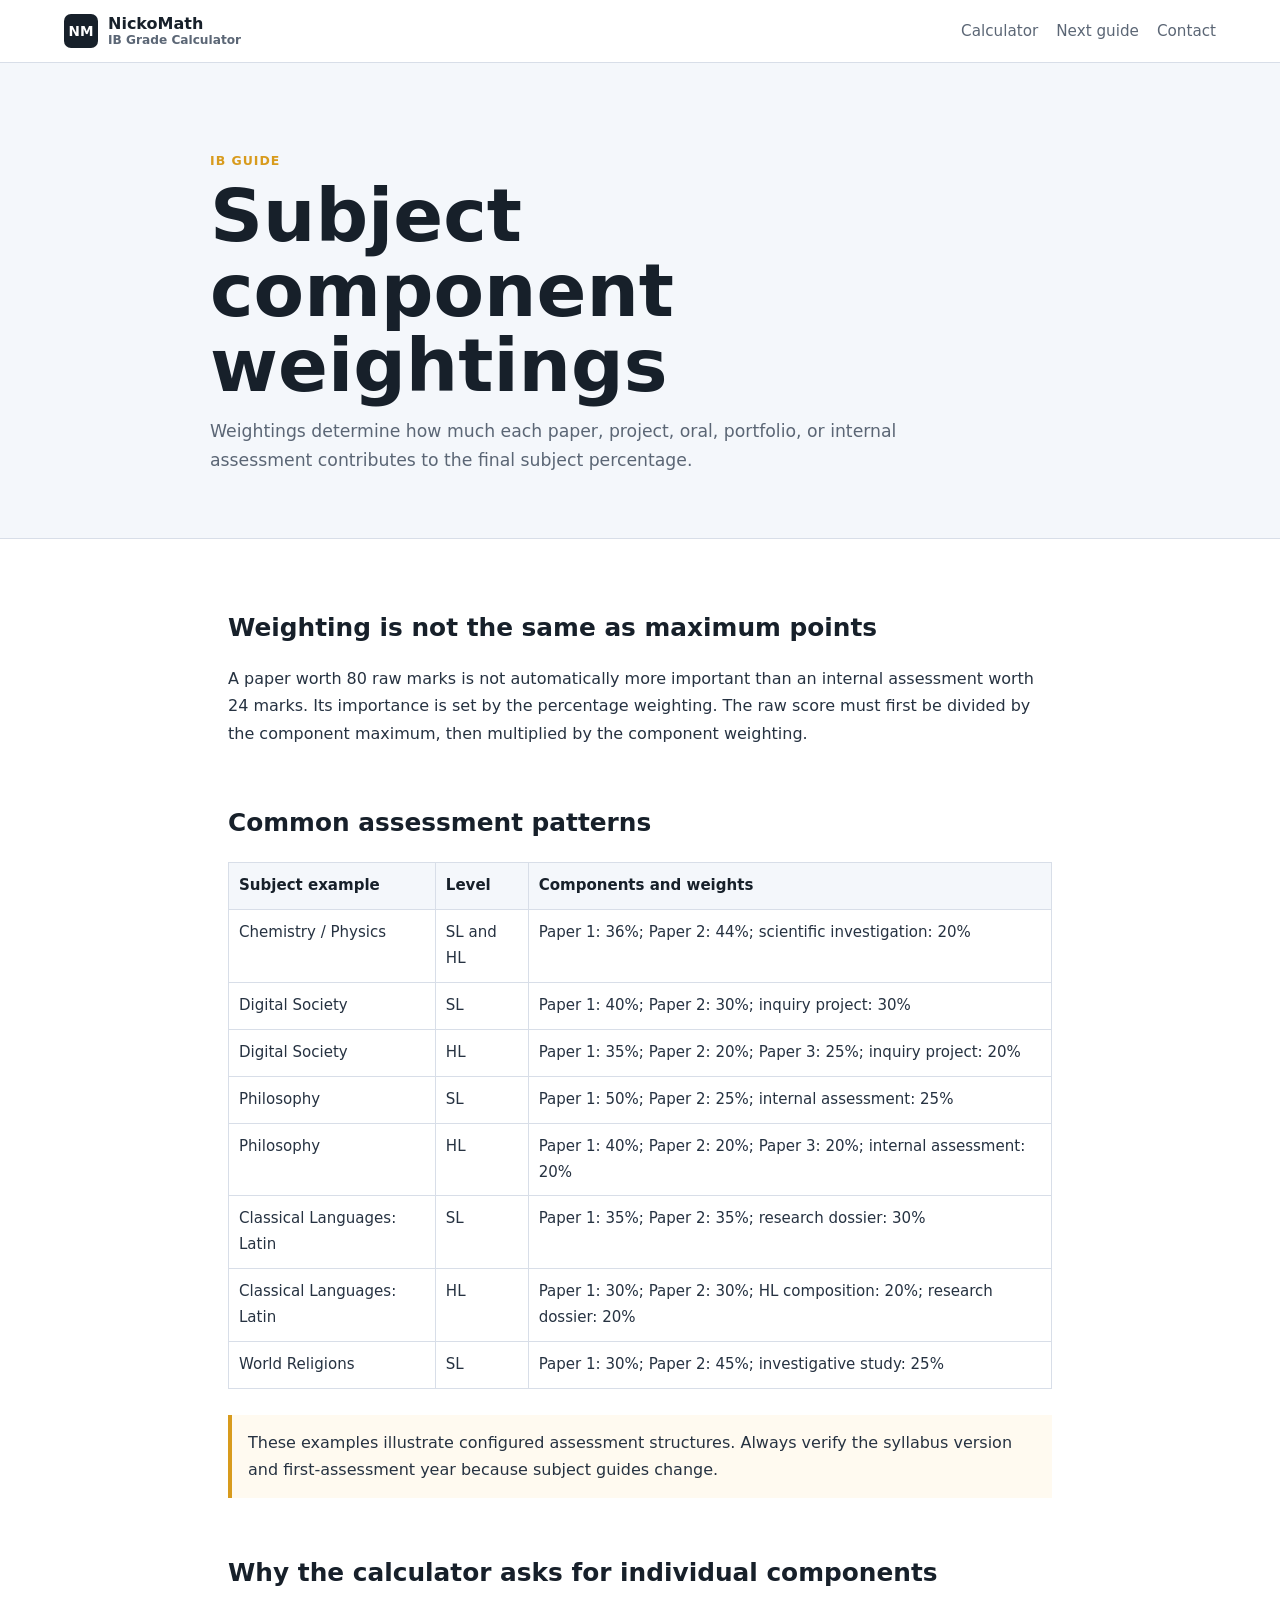
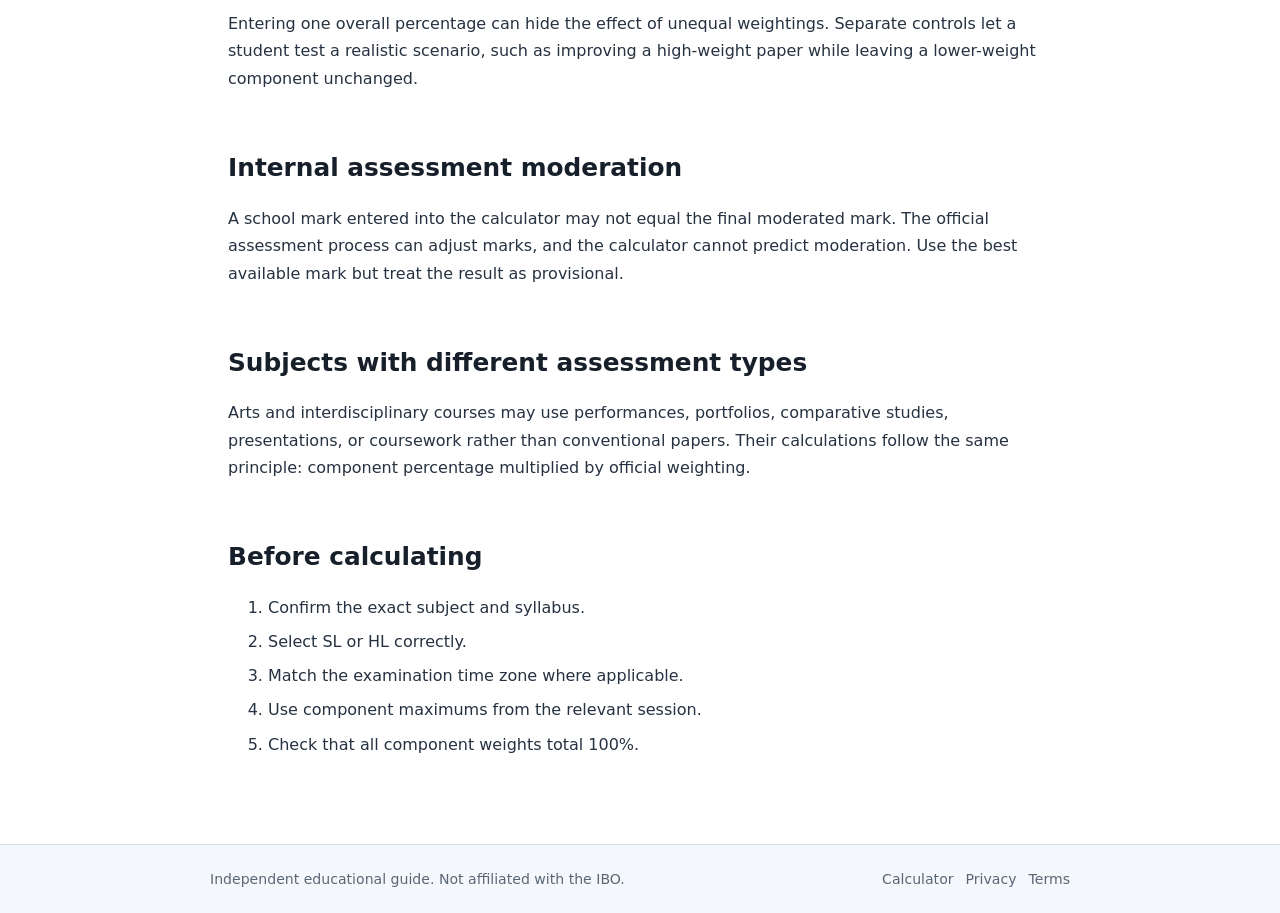
<file: guides/subject-component-weightings.html>
<!doctype html>
<html lang="en">
  <head>
    <meta charset="UTF-8" />
    <meta name="viewport" content="width=device-width, initial-scale=1.0" />
    <script async src="https://pagead2.googlesyndication.com/pagead/js/adsbygoogle.js?client=ca-pub-7634996647922043" crossorigin="anonymous"></script>
    <meta name="description" content="A guide to IB subject component weightings, paper marks, internal assessment, levels, sessions, and weighted grade estimates." />
    <link rel="canonical" href="https://www.ibcalc.com/guides/subject-component-weightings.html" />
    <link rel="icon" href="/favicon.svg" type="image/svg+xml" sizes="any" />
    <title>IB Subject Component Weightings Guide | NickoMath</title>
    <link rel="stylesheet" href="/content.css" />
  </head>
  <body class="content-page">
    <header class="topbar"><a class="brand" href="/"><span class="brand-mark">NM</span><span class="brand-text"><span>NickoMath</span><small>IB Grade Calculator</small></span></a><nav class="nav"><a href="/">Calculator</a><a href="/guides/ib-university-application-guide.html">Next guide</a><a href="/contact.html">Contact</a></nav></header>
    <main>
      <section class="content-header"><div class="content-header-inner"><p class="eyebrow">IB guide</p><h1>Subject component weightings</h1><p>Weightings determine how much each paper, project, oral, portfolio, or internal assessment contributes to the final subject percentage.</p></div></section>
      <article class="article">
        <h2>Weighting is not the same as maximum points</h2>
        <p>A paper worth 80 raw marks is not automatically more important than an internal assessment worth 24 marks. Its importance is set by the percentage weighting. The raw score must first be divided by the component maximum, then multiplied by the component weighting.</p>
        <h2>Common assessment patterns</h2>
        <table>
          <thead><tr><th>Subject example</th><th>Level</th><th>Components and weights</th></tr></thead>
          <tbody>
            <tr><td>Chemistry / Physics</td><td>SL and HL</td><td>Paper 1: 36%; Paper 2: 44%; scientific investigation: 20%</td></tr>
            <tr><td>Digital Society</td><td>SL</td><td>Paper 1: 40%; Paper 2: 30%; inquiry project: 30%</td></tr>
            <tr><td>Digital Society</td><td>HL</td><td>Paper 1: 35%; Paper 2: 20%; Paper 3: 25%; inquiry project: 20%</td></tr>
            <tr><td>Philosophy</td><td>SL</td><td>Paper 1: 50%; Paper 2: 25%; internal assessment: 25%</td></tr>
            <tr><td>Philosophy</td><td>HL</td><td>Paper 1: 40%; Paper 2: 20%; Paper 3: 20%; internal assessment: 20%</td></tr>
            <tr><td>Classical Languages: Latin</td><td>SL</td><td>Paper 1: 35%; Paper 2: 35%; research dossier: 30%</td></tr>
            <tr><td>Classical Languages: Latin</td><td>HL</td><td>Paper 1: 30%; Paper 2: 30%; HL composition: 20%; research dossier: 20%</td></tr>
            <tr><td>World Religions</td><td>SL</td><td>Paper 1: 30%; Paper 2: 45%; investigative study: 25%</td></tr>
          </tbody>
        </table>
        <p class="article-note">These examples illustrate configured assessment structures. Always verify the syllabus version and first-assessment year because subject guides change.</p>
        <h2>Why the calculator asks for individual components</h2>
        <p>Entering one overall percentage can hide the effect of unequal weightings. Separate controls let a student test a realistic scenario, such as improving a high-weight paper while leaving a lower-weight component unchanged.</p>
        <h2>Internal assessment moderation</h2>
        <p>A school mark entered into the calculator may not equal the final moderated mark. The official assessment process can adjust marks, and the calculator cannot predict moderation. Use the best available mark but treat the result as provisional.</p>
        <h2>Subjects with different assessment types</h2>
        <p>Arts and interdisciplinary courses may use performances, portfolios, comparative studies, presentations, or coursework rather than conventional papers. Their calculations follow the same principle: component percentage multiplied by official weighting.</p>
        <h2>Before calculating</h2>
        <ol>
          <li>Confirm the exact subject and syllabus.</li>
          <li>Select SL or HL correctly.</li>
          <li>Match the examination time zone where applicable.</li>
          <li>Use component maximums from the relevant session.</li>
          <li>Check that all component weights total 100%.</li>
        </ol>
      </article>
    </main>
    <footer class="content-footer"><div class="content-footer-inner"><span>Independent educational guide. Not affiliated with the IBO.</span><nav><a href="/">Calculator</a><a href="/privacy.html">Privacy</a><a href="/terms.html">Terms</a></nav></div></footer>
  </body>
</html>
</file>
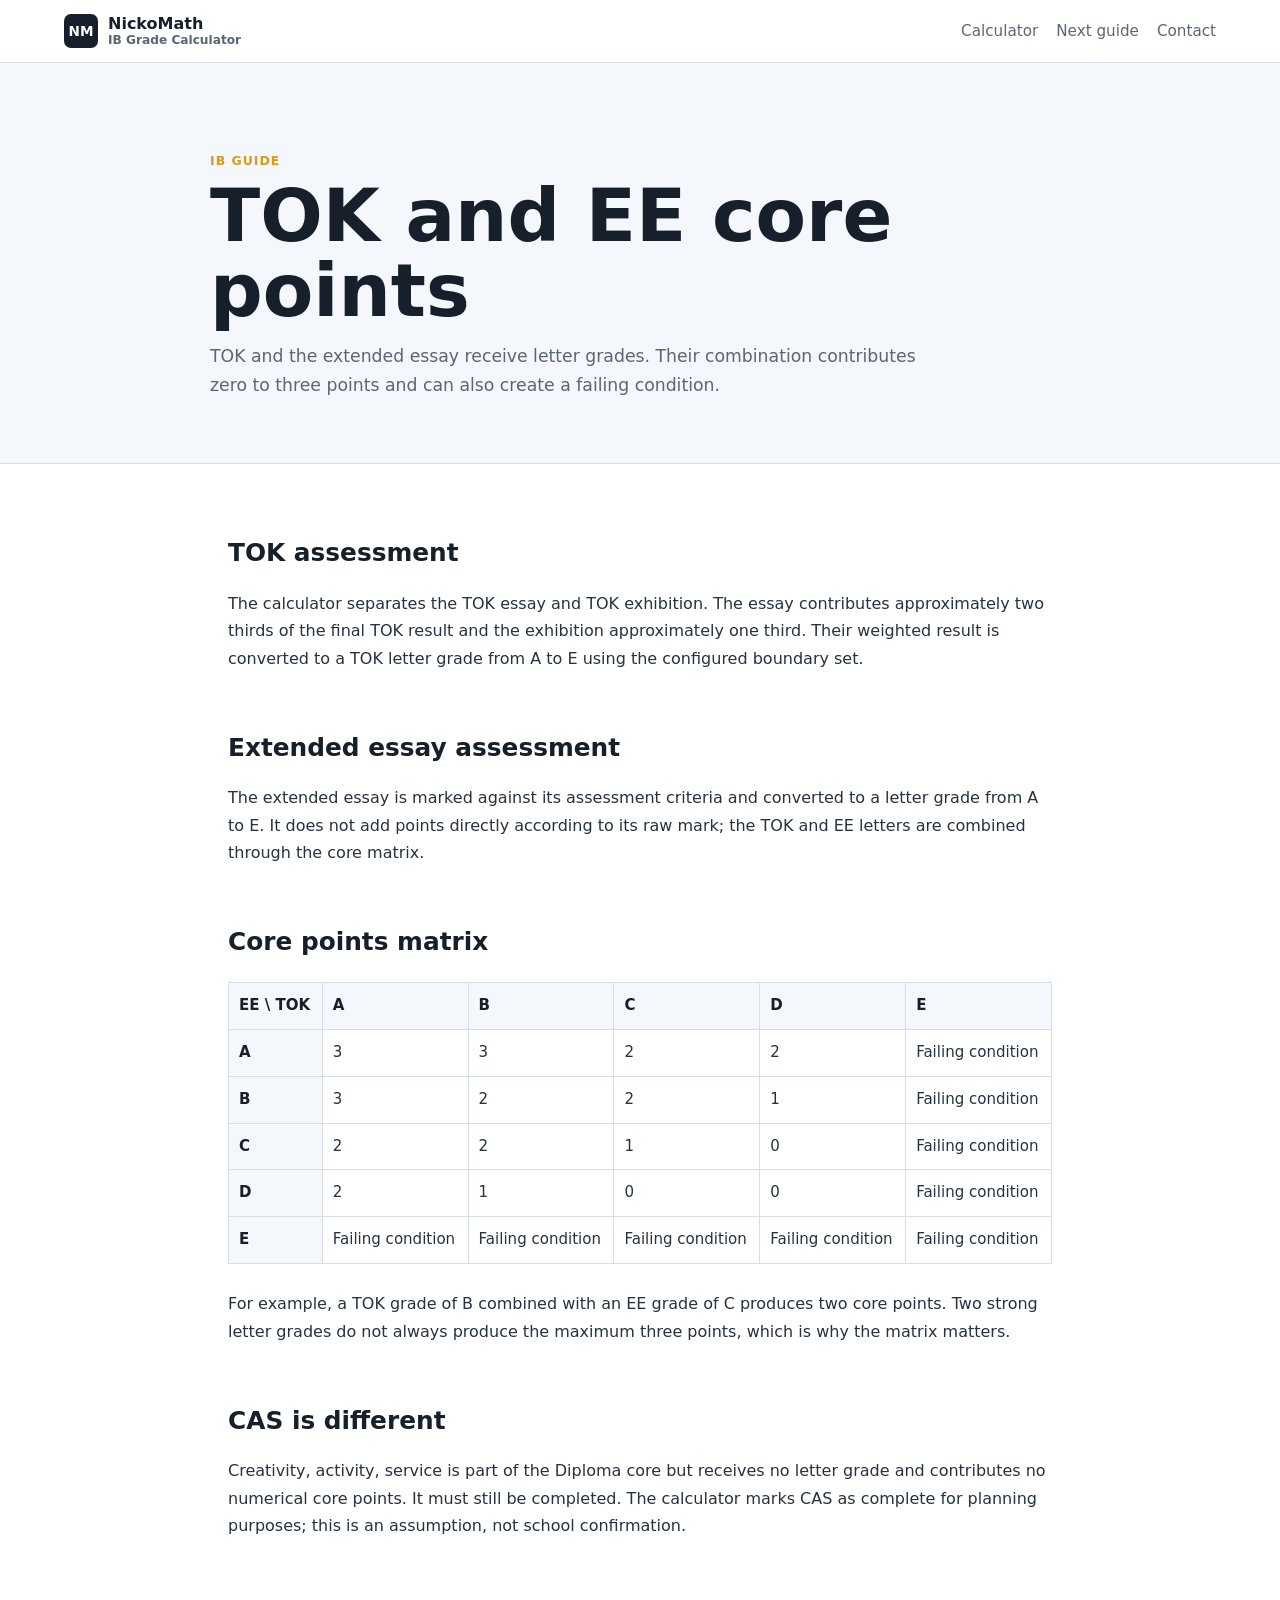
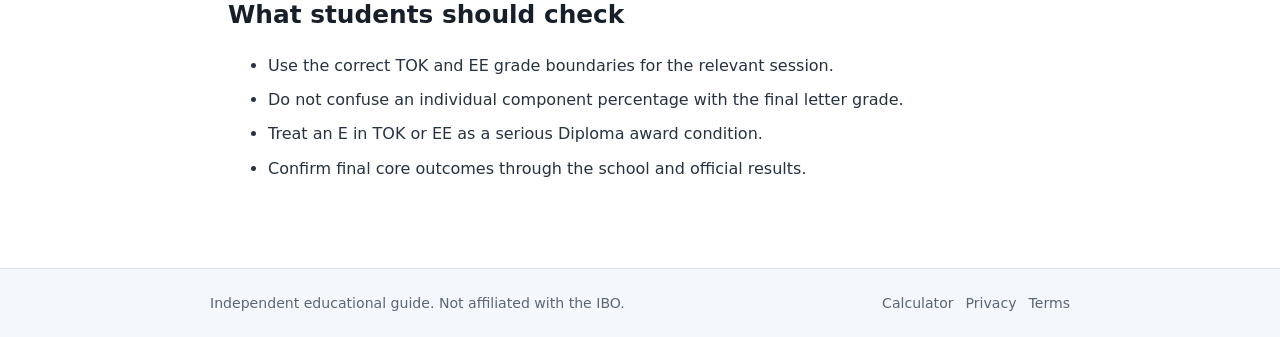
<file: guides/tok-ee-core-points.html>
<!doctype html>
<html lang="en">
  <head>
    <meta charset="UTF-8" />
    <meta name="viewport" content="width=device-width, initial-scale=1.0" />
    <script async src="https://pagead2.googlesyndication.com/pagead/js/adsbygoogle.js?client=ca-pub-7634996647922043" crossorigin="anonymous"></script>
    <meta name="description" content="Understand TOK essay and exhibition weighting, EE grades, and the IB Diploma core points matrix." />
    <link rel="canonical" href="https://www.ibcalc.com/guides/tok-ee-core-points.html" />
    <link rel="icon" href="/favicon.svg" type="image/svg+xml" sizes="any" />
    <title>TOK and EE Core Points Matrix | NickoMath</title>
    <link rel="stylesheet" href="/content.css" />
  </head>
  <body class="content-page">
    <header class="topbar"><a class="brand" href="/"><span class="brand-mark">NM</span><span class="brand-text"><span>NickoMath</span><small>IB Grade Calculator</small></span></a><nav class="nav"><a href="/">Calculator</a><a href="/guides/subject-component-weightings.html">Next guide</a><a href="/contact.html">Contact</a></nav></header>
    <main>
      <section class="content-header"><div class="content-header-inner"><p class="eyebrow">IB guide</p><h1>TOK and EE core points</h1><p>TOK and the extended essay receive letter grades. Their combination contributes zero to three points and can also create a failing condition.</p></div></section>
      <article class="article">
        <h2>TOK assessment</h2>
        <p>The calculator separates the TOK essay and TOK exhibition. The essay contributes approximately two thirds of the final TOK result and the exhibition approximately one third. Their weighted result is converted to a TOK letter grade from A to E using the configured boundary set.</p>
        <h2>Extended essay assessment</h2>
        <p>The extended essay is marked against its assessment criteria and converted to a letter grade from A to E. It does not add points directly according to its raw mark; the TOK and EE letters are combined through the core matrix.</p>
        <h2>Core points matrix</h2>
        <table>
          <thead><tr><th>EE \ TOK</th><th>A</th><th>B</th><th>C</th><th>D</th><th>E</th></tr></thead>
          <tbody>
            <tr><th>A</th><td>3</td><td>3</td><td>2</td><td>2</td><td>Failing condition</td></tr>
            <tr><th>B</th><td>3</td><td>2</td><td>2</td><td>1</td><td>Failing condition</td></tr>
            <tr><th>C</th><td>2</td><td>2</td><td>1</td><td>0</td><td>Failing condition</td></tr>
            <tr><th>D</th><td>2</td><td>1</td><td>0</td><td>0</td><td>Failing condition</td></tr>
            <tr><th>E</th><td>Failing condition</td><td>Failing condition</td><td>Failing condition</td><td>Failing condition</td><td>Failing condition</td></tr>
          </tbody>
        </table>
        <p>For example, a TOK grade of B combined with an EE grade of C produces two core points. Two strong letter grades do not always produce the maximum three points, which is why the matrix matters.</p>
        <h2>CAS is different</h2>
        <p>Creativity, activity, service is part of the Diploma core but receives no letter grade and contributes no numerical core points. It must still be completed. The calculator marks CAS as complete for planning purposes; this is an assumption, not school confirmation.</p>
        <h2>What students should check</h2>
        <ul>
          <li>Use the correct TOK and EE grade boundaries for the relevant session.</li>
          <li>Do not confuse an individual component percentage with the final letter grade.</li>
          <li>Treat an E in TOK or EE as a serious Diploma award condition.</li>
          <li>Confirm final core outcomes through the school and official results.</li>
        </ul>
      </article>
    </main>
    <footer class="content-footer"><div class="content-footer-inner"><span>Independent educational guide. Not affiliated with the IBO.</span><nav><a href="/">Calculator</a><a href="/privacy.html">Privacy</a><a href="/terms.html">Terms</a></nav></div></footer>
  </body>
</html>
</file>
<file: styles.css>
:root {
  color-scheme: light;
  --ink: #17202a;
  --muted: #5b6675;
  --line: #d8dee8;
  --surface: #ffffff;
  --page: #f4f7fb;
  --accent: #0f766e;
  --accent-dark: #115e59;
  --gold: #d89b1d;
  --danger: #b42318;
  --radius: 8px;
  font-family:
    Inter, ui-sans-serif, system-ui, -apple-system, BlinkMacSystemFont, "Segoe UI",
    sans-serif;
}

* {
  box-sizing: border-box;
}

html {
  scroll-behavior: smooth;
}

body {
  margin: 0;
  background: var(--page);
  color: var(--ink);
}

a {
  color: inherit;
  text-decoration: none;
}

.topbar {
  position: sticky;
  top: 0;
  z-index: 10;
  display: flex;
  align-items: center;
  justify-content: space-between;
  gap: 24px;
  border-bottom: 1px solid var(--line);
  background: rgba(255, 255, 255, 0.94);
  padding: 14px clamp(18px, 5vw, 64px);
  backdrop-filter: blur(12px);
}

.brand {
  display: inline-flex;
  align-items: center;
  gap: 10px;
  font-weight: 750;
}

.brand-text {
  display: grid;
  gap: 2px;
  line-height: 1.1;
}

.brand-text small {
  color: var(--muted);
  font-size: 0.76rem;
  font-weight: 700;
}

.brand-mark {
  display: grid;
  width: 34px;
  height: 34px;
  place-items: center;
  border-radius: 7px;
  background: var(--ink);
  color: white;
  font-size: 0.85rem;
}

.nav {
  display: flex;
  flex-wrap: wrap;
  gap: 18px;
  color: var(--muted);
  font-size: 0.95rem;
}

.nav a:hover {
  color: var(--ink);
}

main {
  overflow: hidden;
}

.hero {
  display: grid;
  min-height: 540px;
  grid-template-columns: minmax(0, 1.15fr) minmax(280px, 0.85fr);
  align-items: center;
  gap: clamp(28px, 6vw, 80px);
  padding: clamp(52px, 8vw, 96px) clamp(18px, 5vw, 64px) 44px;
  background:
    linear-gradient(120deg, rgba(15, 118, 110, 0.92), rgba(23, 32, 42, 0.83)),
    url("https://images.unsplash.com/photo-1497633762265-9d179a990aa6?auto=format&fit=crop&w=1800&q=80")
      center/cover;
  color: white;
}

.hero-copy {
  max-width: 720px;
}

.eyebrow {
  margin: 0 0 10px;
  color: var(--gold);
  font-size: 0.78rem;
  font-weight: 750;
  letter-spacing: 0.08em;
  text-transform: uppercase;
}

.hero h1,
.section-heading h2,
.pricing-band h2 {
  margin: 0;
  letter-spacing: 0;
}

.hero h1 {
  font-size: clamp(3.4rem, 9vw, 7rem);
  line-height: 0.92;
}

.hero p:not(.eyebrow) {
  max-width: 620px;
  color: rgba(255, 255, 255, 0.86);
  font-size: 1.12rem;
  line-height: 1.7;
}

.primary-action,
.secondary-action {
  display: inline-flex;
  min-height: 44px;
  align-items: center;
  justify-content: center;
  border: 0;
  border-radius: 7px;
  padding: 0 18px;
  font: inherit;
  font-weight: 720;
  cursor: pointer;
}

.primary-action {
  background: white;
  color: var(--ink);
}

.secondary-action {
  background: var(--ink);
  color: white;
}

.hero-panel,
.results,
.tool-card {
  border: 1px solid var(--line);
  border-radius: var(--radius);
  background: var(--surface);
}

.hero-panel {
  display: grid;
  min-height: 260px;
  align-content: center;
  justify-items: center;
  color: var(--ink);
  box-shadow: 0 24px 80px rgba(23, 32, 42, 0.22);
}

.hero-panel strong {
  font-size: clamp(5rem, 14vw, 8rem);
  line-height: 0.95;
}

.panel-label {
  color: var(--muted);
  font-size: 0.82rem;
  font-weight: 750;
  letter-spacing: 0.08em;
  text-transform: uppercase;
}

.calculator-section,
.advisor-band,
.feature-band,
.pricing-band {
  padding: clamp(44px, 7vw, 82px) clamp(18px, 5vw, 64px);
}

.section-heading {
  max-width: 780px;
  margin-bottom: 24px;
}

.section-heading h2,
.pricing-band h2 {
  font-size: clamp(2rem, 4vw, 3.2rem);
}

.calculator-layout {
  display: grid;
  grid-template-columns: minmax(620px, 1fr) minmax(280px, 360px);
  gap: 22px;
  align-items: start;
}

.calculator,
.results {
  min-width: 0;
  border: 1px solid var(--line);
  border-radius: var(--radius);
  background: white;
  padding: 18px;
}

.timezone-control {
  display: flex;
  flex-wrap: wrap;
  align-items: center;
  gap: 10px;
  margin-bottom: 16px;
  border: 1px solid var(--line);
  border-radius: var(--radius);
  background: #f8fafc;
  padding: 12px;
}

.timezone-control span {
  color: var(--muted);
  font-size: 0.82rem;
  font-weight: 750;
  letter-spacing: 0.08em;
  text-transform: uppercase;
}

.timezone-control label {
  display: inline-flex;
  min-height: 36px;
  align-items: center;
  gap: 6px;
  border: 1px solid var(--line);
  border-radius: 7px;
  background: white;
  padding: 0 10px;
  font-weight: 750;
  cursor: pointer;
}

.timezone-control input {
  width: auto;
  min-height: auto;
  accent-color: var(--accent);
}

.timezone-control small {
  color: var(--muted);
}

.subjects-header,
.subject-controls {
  display: grid;
  grid-template-columns: minmax(160px, 0.9fr) minmax(260px, 1.35fr) 86px 70px;
  gap: 12px;
  align-items: center;
}

.subjects-header {
  padding: 0 0 10px;
  color: var(--muted);
  font-size: 0.78rem;
  font-weight: 750;
  text-transform: uppercase;
}

.subjects-list {
  display: grid;
  gap: 10px;
}

.subject-row {
  display: grid;
  gap: 14px;
  border: 1px solid var(--line);
  border-radius: var(--radius);
  padding: 14px;
  background: #fbfdff;
}

input,
select {
  width: 100%;
  min-height: 42px;
  border: 1px solid var(--line);
  border-radius: 7px;
  background: white;
  color: var(--ink);
  font: inherit;
  padding: 0 10px;
}

.subject-select {
  min-width: 0;
  overflow: hidden;
  text-overflow: ellipsis;
}

.subject-picker {
  display: grid;
  gap: 8px;
  min-width: 0;
}

.group-label {
  color: var(--ink);
  font-size: 0.92rem;
  font-weight: 750;
  line-height: 1.3;
}

.components-list {
  display: grid;
  gap: 10px;
  border-top: 1px solid var(--line);
  padding-top: 12px;
}

.component-row {
  display: grid;
  grid-template-columns: minmax(170px, 0.9fr) minmax(180px, 1.35fr) 84px 76px;
  gap: 12px;
  align-items: center;
}

.component-row label {
  color: var(--muted);
  font-size: 0.84rem;
  font-weight: 750;
  text-transform: uppercase;
}

.component-input {
  min-height: 32px;
  border: 0;
  background: transparent;
  padding: 0;
  accent-color: var(--accent);
  cursor: pointer;
}

.component-weight,
.component-output {
  display: inline-grid;
  min-height: 38px;
  align-items: center;
  justify-content: center;
  border: 1px solid var(--line);
  border-radius: 7px;
  background: white;
  color: var(--ink);
  font-weight: 750;
}

.component-weight {
  background: #eef7f5;
  color: var(--accent-dark);
}

.final-row {
  display: flex;
  align-items: center;
  justify-content: flex-end;
  gap: 12px;
  color: var(--muted);
  font-size: 0.9rem;
}

.final-row strong {
  display: inline-grid;
  min-width: 92px;
  min-height: 38px;
  align-items: center;
  justify-content: center;
  border: 1px solid var(--line);
  border-radius: 7px;
  background: white;
  color: var(--ink);
  font-size: 1rem;
}

input:focus,
select:focus {
  border-color: var(--accent);
  outline: 3px solid rgba(15, 118, 110, 0.18);
}

.core-points {
  display: grid;
  grid-template-columns: 1fr;
  gap: 14px;
  margin: 18px 0 0;
  border: 1px solid var(--line);
  border-radius: var(--radius);
  padding: 16px;
}

.core-points legend {
  padding: 0 8px;
  color: var(--muted);
  font-weight: 750;
}

.core-row {
  display: grid;
  grid-template-columns: minmax(120px, 0.8fr) minmax(160px, 1.2fr) 74px 90px 60px;
  gap: 12px;
  align-items: center;
}

.core-row label {
  color: var(--muted);
  font-size: 0.9rem;
  font-weight: 650;
}

.core-input {
  min-height: 32px;
  border: 0;
  background: transparent;
  padding: 0;
  accent-color: var(--accent);
  cursor: pointer;
}

.core-summary-row {
  grid-template-columns: minmax(120px, 0.8fr) minmax(160px, 1.2fr) 90px 60px;
  border-top: 1px solid var(--line);
  padding-top: 12px;
}

.core-spacer {
  min-height: 1px;
}

.metric,
.core-output,
.grade-output,
.core-row strong {
  display: inline-grid;
  min-height: 42px;
  align-items: center;
  border: 1px solid var(--line);
  border-radius: 7px;
  background: #f8fafc;
  padding: 0 10px;
  font-weight: 750;
}

.grade-output,
.core-row strong {
  justify-content: center;
  color: var(--accent-dark);
  font-size: 1.1rem;
}

.results {
  position: sticky;
  top: 82px;
}

.score {
  display: flex;
  align-items: baseline;
  gap: 8px;
  margin: 8px 0 18px;
}

.score strong {
  font-size: 5rem;
  line-height: 1;
}

.score span {
  color: var(--muted);
  font-size: 1.5rem;
}

dl {
  display: grid;
  gap: 10px;
  margin: 0;
}

dl div {
  display: flex;
  justify-content: space-between;
  gap: 16px;
  border-top: 1px solid var(--line);
  padding-top: 10px;
}

dt {
  color: var(--muted);
}

dd {
  margin: 0;
  font-weight: 750;
}

#result-note {
  color: var(--muted);
  line-height: 1.55;
}

.diploma-checklist {
  display: grid;
  gap: 8px;
  margin-top: 14px;
  border-top: 1px solid var(--line);
  padding-top: 14px;
}

.diploma-condition {
  display: grid;
  grid-template-columns: 24px minmax(0, 1fr);
  gap: 8px;
  align-items: start;
  color: var(--muted);
  font-size: 0.88rem;
  line-height: 1.45;
}

.condition-icon {
  display: inline-grid;
  width: 22px;
  height: 22px;
  place-items: center;
  border-radius: 999px;
  color: white;
  font-size: 0.86rem;
  font-weight: 850;
  line-height: 1;
}

.diploma-condition.is-met .condition-icon {
  background: var(--accent);
}

.diploma-condition.is-unmet .condition-icon {
  background: var(--danger);
}

.feature-band {
  background: white;
}

.advisor-band {
  background: #ffffff;
  border-top: 1px solid var(--line);
}

.advisor-eyebrow {
  display: flex;
  flex-wrap: wrap;
  align-items: center;
  gap: 8px;
}

.advisor-beta-note {
  border: 1px solid #f0c36a;
  border-radius: 999px;
  background: #fff7df;
  color: #7c5200;
  padding: 4px 8px;
  font-size: 0.72rem;
  font-weight: 750;
  letter-spacing: 0;
  line-height: 1.35;
  text-transform: none;
}

.advisor-layout {
  display: grid;
  grid-template-columns: minmax(0, 1fr) minmax(280px, 380px);
  gap: 22px;
  align-items: start;
}

.advisor-form,
.advisor-result {
  min-width: 0;
  border: 1px solid var(--line);
  border-radius: var(--radius);
  background: white;
  padding: 18px;
}

.advisor-form {
  display: grid;
  grid-template-columns: repeat(2, minmax(0, 1fr));
  gap: 14px;
}

.advisor-form label {
  display: grid;
  gap: 7px;
  color: var(--muted);
  font-size: 0.9rem;
  font-weight: 650;
}

.advisor-form textarea {
  width: 100%;
  min-height: 110px;
  resize: vertical;
  border: 1px solid var(--line);
  border-radius: 7px;
  color: var(--ink);
  font: inherit;
  padding: 10px;
}

.advisor-wide,
.advisor-form button {
  grid-column: 1 / -1;
}

.advisor-result {
  display: grid;
  gap: 14px;
}

#advisor-output {
  min-height: 220px;
  border: 1px solid var(--line);
  border-radius: var(--radius);
  background: #f8fafc;
  padding: 14px;
  color: var(--ink);
  line-height: 1.6;
  white-space: pre-wrap;
}

.advisor-disclaimer {
  margin: 0;
  color: var(--muted);
  font-size: 0.9rem;
  line-height: 1.55;
}

.feature-grid {
  display: grid;
  grid-template-columns: repeat(3, minmax(0, 1fr));
  gap: 18px;
}

.tool-card {
  display: grid;
  gap: 8px;
  position: relative;
  padding: 22px;
  transition:
    border-color 160ms ease,
    box-shadow 160ms ease,
    transform 160ms ease;
}

.tool-card:hover {
  border-color: rgba(15, 118, 110, 0.45);
  box-shadow: 0 12px 30px rgba(23, 32, 42, 0.1);
  transform: translateY(-2px);
}

.tool-card.is-disabled {
  cursor: default;
}

.tool-status {
  justify-self: start;
  border: 1px solid #f0c36a;
  border-radius: 999px;
  background: #fff7df;
  color: #7c5200;
  padding: 4px 8px;
  font-size: 0.72rem;
  font-weight: 750;
  line-height: 1.35;
}

.feature-grid h3 {
  margin: 0 0 8px;
}

.feature-grid p {
  margin: 0;
  color: var(--muted);
  line-height: 1.55;
}

.coming-soon {
  background: #f8fafc;
}

.pricing-band {
  display: flex;
  align-items: center;
  justify-content: space-between;
  gap: 22px;
  background: #e8f3f1;
}

.site-footer {
  display: grid;
  gap: 28px;
  border-top: 1px solid var(--line);
  background: #ffffff;
  padding: clamp(34px, 6vw, 64px) clamp(18px, 5vw, 64px);
}

.footer-brand {
  display: flex;
  align-items: flex-start;
  gap: 14px;
  max-width: 780px;
}

.footer-brand strong {
  display: block;
  margin-bottom: 6px;
}

.footer-brand p {
  margin: 0;
  color: var(--muted);
  line-height: 1.55;
}

.feedback-form {
  display: grid;
  max-width: 860px;
  gap: 14px;
  border: 1px solid var(--line);
  border-radius: var(--radius);
  background: #f8fafc;
  padding: 18px;
}

.feedback-heading h2 {
  margin: 0;
  font-size: clamp(1.45rem, 3vw, 2rem);
}

.feedback-form label {
  display: grid;
  gap: 7px;
  color: var(--muted);
  font-size: 0.9rem;
  font-weight: 650;
}

.feedback-form textarea {
  width: 100%;
  min-height: 120px;
  resize: vertical;
  border: 1px solid var(--line);
  border-radius: 7px;
  color: var(--ink);
  font: inherit;
  padding: 10px;
}

.feedback-grid {
  display: grid;
  grid-template-columns: repeat(2, minmax(0, 1fr));
  gap: 14px;
}

.feedback-status {
  min-height: 22px;
  margin: 0;
  color: var(--accent-dark);
  font-size: 0.9rem;
  line-height: 1.5;
}

.footer-legal {
  display: grid;
  grid-template-columns: minmax(0, 1fr);
  gap: 10px;
  border-top: 1px solid var(--line);
  padding-top: 18px;
  color: var(--muted);
  font-size: 0.85rem;
  line-height: 1.5;
}

.footer-legal > span,
.footer-legal > .legal-links {
  display: block;
  width: 100%;
}

.resources-band {
  display: grid;
  gap: 24px;
  padding: clamp(42px, 7vw, 78px) clamp(18px, 5vw, 64px);
  background: #ffffff;
  border-top: 1px solid var(--line);
}

.resource-links {
  display: grid;
  grid-template-columns: repeat(5, minmax(0, 1fr));
  gap: 1px;
  overflow: hidden;
  border: 1px solid var(--line);
  border-radius: var(--radius);
  background: var(--line);
}

.resource-links a {
  display: grid;
  min-height: 122px;
  align-content: start;
  gap: 14px;
  background: #f8fafc;
  color: var(--ink);
  font-weight: 700;
  line-height: 1.35;
  padding: 18px;
  text-decoration: none;
}

.resource-links a::before {
  color: var(--accent-dark);
  font-size: 0.72rem;
  font-weight: 800;
  letter-spacing: 0;
  text-transform: uppercase;
}

.resource-links a:nth-child(1)::before {
  content: "Guide 01";
}

.resource-links a:nth-child(2)::before {
  content: "Guide 02";
}

.resource-links a:nth-child(3)::before {
  content: "Guide 03";
}

.resource-links a:nth-child(4)::before {
  content: "Guide 04";
}

.resource-links a:nth-child(5)::before {
  content: "Guide 05";
}

.resource-links a:hover,
.resource-links a:focus-visible,
.legal-links a:hover,
.legal-links a:focus-visible {
  color: var(--accent-dark);
  text-decoration: underline;
}

.legal-links {
  display: flex;
  flex-wrap: wrap;
  gap: 10px 16px;
}

.legal-links a {
  color: inherit;
}

@media (max-width: 1120px) {
  .calculator-layout,
  .advisor-layout {
    grid-template-columns: 1fr;
  }

  .results {
    position: static;
  }
}

@media (max-width: 860px) {
  .topbar,
  .pricing-band {
    align-items: flex-start;
    flex-direction: column;
  }

  .hero,
  .feature-grid,
  .advisor-form,
  .feedback-grid,
  .resource-links {
    grid-template-columns: 1fr;
  }

  .hero {
    min-height: auto;
  }

  .resource-links a {
    grid-template-columns: 78px minmax(0, 1fr);
    min-height: 72px;
    align-items: center;
    gap: 12px;
  }

  .subjects-header,
  .subject-controls {
    grid-template-columns: minmax(150px, 0.8fr) minmax(220px, 1.2fr) 76px 58px;
    gap: 10px;
  }

  .component-row {
    grid-template-columns: minmax(145px, 0.9fr) minmax(130px, 1.2fr) 76px 70px;
    gap: 10px;
  }

  .core-row {
    grid-template-columns: minmax(110px, 0.8fr) minmax(130px, 1.2fr) 72px 82px 58px;
    gap: 10px;
  }

  .core-summary-row {
    grid-template-columns: minmax(110px, 0.8fr) minmax(130px, 1.2fr) 82px 58px;
  }
}

@media (max-width: 700px) {
  .nav {
    width: 100%;
    justify-content: flex-start;
    gap: 10px 18px;
  }

  .subjects-header {
    display: none;
  }

  .subject-controls,
  .subject-row,
  .component-row {
    grid-template-columns: 1fr;
  }

  .component-row {
    gap: 8px;
  }

  .component-row label {
    margin-top: 2px;
  }

  .final-row {
    align-items: stretch;
    flex-direction: column;
  }

  .core-points {
    grid-template-columns: 1fr;
  }

  .core-row {
    grid-template-columns: 1fr;
  }

  .core-summary-row {
    grid-template-columns: 1fr;
  }

  .hero h1 {
    font-size: 3.4rem;
  }
}
</file>
<file: backups/site-20260630-095932/styles.css>
:root {
  color-scheme: light;
  --ink: #17202a;
  --muted: #5b6675;
  --line: #d8dee8;
  --surface: #ffffff;
  --page: #f4f7fb;
  --accent: #0f766e;
  --accent-dark: #115e59;
  --gold: #d89b1d;
  --danger: #b42318;
  --radius: 8px;
  font-family:
    Inter, ui-sans-serif, system-ui, -apple-system, BlinkMacSystemFont, "Segoe UI",
    sans-serif;
}

* {
  box-sizing: border-box;
}

html {
  scroll-behavior: smooth;
}

body {
  margin: 0;
  background: var(--page);
  color: var(--ink);
}

a {
  color: inherit;
  text-decoration: none;
}

.topbar {
  position: sticky;
  top: 0;
  z-index: 10;
  display: flex;
  align-items: center;
  justify-content: space-between;
  gap: 24px;
  border-bottom: 1px solid var(--line);
  background: rgba(255, 255, 255, 0.94);
  padding: 14px clamp(18px, 5vw, 64px);
  backdrop-filter: blur(12px);
}

.brand {
  display: inline-flex;
  align-items: center;
  gap: 10px;
  font-weight: 750;
}

.brand-mark {
  display: grid;
  width: 34px;
  height: 34px;
  place-items: center;
  border-radius: 7px;
  background: var(--ink);
  color: white;
  font-size: 0.85rem;
}

.nav {
  display: flex;
  gap: 18px;
  color: var(--muted);
  font-size: 0.95rem;
}

.nav a:hover {
  color: var(--ink);
}

main {
  overflow: hidden;
}

.hero {
  display: grid;
  min-height: 540px;
  grid-template-columns: minmax(0, 1.15fr) minmax(280px, 0.85fr);
  align-items: center;
  gap: clamp(28px, 6vw, 80px);
  padding: clamp(52px, 8vw, 96px) clamp(18px, 5vw, 64px) 44px;
  background:
    linear-gradient(120deg, rgba(15, 118, 110, 0.92), rgba(23, 32, 42, 0.83)),
    url("https://images.unsplash.com/photo-1497633762265-9d179a990aa6?auto=format&fit=crop&w=1800&q=80")
      center/cover;
  color: white;
}

.hero-copy {
  max-width: 720px;
}

.eyebrow {
  margin: 0 0 10px;
  color: var(--gold);
  font-size: 0.78rem;
  font-weight: 750;
  letter-spacing: 0.08em;
  text-transform: uppercase;
}

.hero h1,
.section-heading h2,
.pricing-band h2 {
  margin: 0;
  letter-spacing: 0;
}

.hero h1 {
  font-size: clamp(3.4rem, 9vw, 7rem);
  line-height: 0.92;
}

.hero p:not(.eyebrow) {
  max-width: 620px;
  color: rgba(255, 255, 255, 0.86);
  font-size: 1.12rem;
  line-height: 1.7;
}

.primary-action,
.secondary-action {
  display: inline-flex;
  min-height: 44px;
  align-items: center;
  justify-content: center;
  border: 0;
  border-radius: 7px;
  padding: 0 18px;
  font: inherit;
  font-weight: 720;
  cursor: pointer;
}

.primary-action {
  background: white;
  color: var(--ink);
}

.secondary-action {
  background: var(--ink);
  color: white;
}

.hero-panel,
.results,
.feature-grid article {
  border: 1px solid var(--line);
  border-radius: var(--radius);
  background: var(--surface);
}

.hero-panel {
  display: grid;
  min-height: 260px;
  align-content: center;
  justify-items: center;
  color: var(--ink);
  box-shadow: 0 24px 80px rgba(23, 32, 42, 0.22);
}

.hero-panel strong {
  font-size: clamp(5rem, 14vw, 8rem);
  line-height: 0.95;
}

.panel-label {
  color: var(--muted);
  font-size: 0.82rem;
  font-weight: 750;
  letter-spacing: 0.08em;
  text-transform: uppercase;
}

.calculator-section,
.feature-band,
.pricing-band {
  padding: clamp(44px, 7vw, 82px) clamp(18px, 5vw, 64px);
}

.section-heading {
  max-width: 780px;
  margin-bottom: 24px;
}

.section-heading h2,
.pricing-band h2 {
  font-size: clamp(2rem, 4vw, 3.2rem);
}

.calculator-layout {
  display: grid;
  grid-template-columns: minmax(620px, 1fr) minmax(280px, 360px);
  gap: 22px;
  align-items: start;
}

.calculator,
.results {
  min-width: 0;
  border: 1px solid var(--line);
  border-radius: var(--radius);
  background: white;
  padding: 18px;
}

.timezone-control {
  display: flex;
  flex-wrap: wrap;
  align-items: center;
  gap: 10px;
  margin-bottom: 16px;
  border: 1px solid var(--line);
  border-radius: var(--radius);
  background: #f8fafc;
  padding: 12px;
}

.timezone-control span {
  color: var(--muted);
  font-size: 0.82rem;
  font-weight: 750;
  letter-spacing: 0.08em;
  text-transform: uppercase;
}

.timezone-control label {
  display: inline-flex;
  min-height: 36px;
  align-items: center;
  gap: 6px;
  border: 1px solid var(--line);
  border-radius: 7px;
  background: white;
  padding: 0 10px;
  font-weight: 750;
  cursor: pointer;
}

.timezone-control input {
  width: auto;
  min-height: auto;
  accent-color: var(--accent);
}

.timezone-control small {
  color: var(--muted);
}

.subjects-header,
.subject-controls {
  display: grid;
  grid-template-columns: minmax(160px, 0.9fr) minmax(260px, 1.35fr) 86px 70px;
  gap: 12px;
  align-items: center;
}

.subjects-header {
  padding: 0 0 10px;
  color: var(--muted);
  font-size: 0.78rem;
  font-weight: 750;
  text-transform: uppercase;
}

.subjects-list {
  display: grid;
  gap: 10px;
}

.subject-row {
  display: grid;
  gap: 14px;
  border: 1px solid var(--line);
  border-radius: var(--radius);
  padding: 14px;
  background: #fbfdff;
}

input,
select {
  width: 100%;
  min-height: 42px;
  border: 1px solid var(--line);
  border-radius: 7px;
  background: white;
  color: var(--ink);
  font: inherit;
  padding: 0 10px;
}

.subject-select {
  min-width: 0;
  overflow: hidden;
  text-overflow: ellipsis;
}

.subject-picker {
  display: grid;
  gap: 8px;
  min-width: 0;
}

.group-label {
  color: var(--ink);
  font-size: 0.92rem;
  font-weight: 750;
  line-height: 1.3;
}

.components-list {
  display: grid;
  gap: 10px;
  border-top: 1px solid var(--line);
  padding-top: 12px;
}

.component-row {
  display: grid;
  grid-template-columns: minmax(170px, 0.9fr) minmax(180px, 1.35fr) 84px 76px;
  gap: 12px;
  align-items: center;
}

.component-row label {
  color: var(--muted);
  font-size: 0.84rem;
  font-weight: 750;
  text-transform: uppercase;
}

.component-input {
  min-height: 32px;
  border: 0;
  background: transparent;
  padding: 0;
  accent-color: var(--accent);
  cursor: pointer;
}

.component-weight,
.component-output {
  display: inline-grid;
  min-height: 38px;
  align-items: center;
  justify-content: center;
  border: 1px solid var(--line);
  border-radius: 7px;
  background: white;
  color: var(--ink);
  font-weight: 750;
}

.component-weight {
  background: #eef7f5;
  color: var(--accent-dark);
}

.final-row {
  display: flex;
  align-items: center;
  justify-content: flex-end;
  gap: 12px;
  color: var(--muted);
  font-size: 0.9rem;
}

.final-row strong {
  display: inline-grid;
  min-width: 92px;
  min-height: 38px;
  align-items: center;
  justify-content: center;
  border: 1px solid var(--line);
  border-radius: 7px;
  background: white;
  color: var(--ink);
  font-size: 1rem;
}

input:focus,
select:focus {
  border-color: var(--accent);
  outline: 3px solid rgba(15, 118, 110, 0.18);
}

.core-points {
  display: grid;
  grid-template-columns: 1fr;
  gap: 14px;
  margin: 18px 0 0;
  border: 1px solid var(--line);
  border-radius: var(--radius);
  padding: 16px;
}

.core-points legend {
  padding: 0 8px;
  color: var(--muted);
  font-weight: 750;
}

.core-row {
  display: grid;
  grid-template-columns: minmax(120px, 0.8fr) minmax(160px, 1.2fr) 74px 90px 60px;
  gap: 12px;
  align-items: center;
}

.core-row label {
  color: var(--muted);
  font-size: 0.9rem;
  font-weight: 650;
}

.core-input {
  min-height: 32px;
  border: 0;
  background: transparent;
  padding: 0;
  accent-color: var(--accent);
  cursor: pointer;
}

.core-summary-row {
  grid-template-columns: minmax(120px, 0.8fr) minmax(160px, 1.2fr) 90px 60px;
  border-top: 1px solid var(--line);
  padding-top: 12px;
}

.core-spacer {
  min-height: 1px;
}

.metric,
.core-output,
.grade-output,
.core-row strong {
  display: inline-grid;
  min-height: 42px;
  align-items: center;
  border: 1px solid var(--line);
  border-radius: 7px;
  background: #f8fafc;
  padding: 0 10px;
  font-weight: 750;
}

.grade-output,
.core-row strong {
  justify-content: center;
  color: var(--accent-dark);
  font-size: 1.1rem;
}

.results {
  position: sticky;
  top: 82px;
}

.score {
  display: flex;
  align-items: baseline;
  gap: 8px;
  margin: 8px 0 18px;
}

.score strong {
  font-size: 5rem;
  line-height: 1;
}

.score span {
  color: var(--muted);
  font-size: 1.5rem;
}

dl {
  display: grid;
  gap: 10px;
  margin: 0;
}

dl div {
  display: flex;
  justify-content: space-between;
  gap: 16px;
  border-top: 1px solid var(--line);
  padding-top: 10px;
}

dt {
  color: var(--muted);
}

dd {
  margin: 0;
  font-weight: 750;
}

#result-note {
  color: var(--muted);
  line-height: 1.55;
}

.feature-band {
  background: white;
}

.feature-grid {
  display: grid;
  grid-template-columns: repeat(3, minmax(0, 1fr));
  gap: 18px;
}

.feature-grid article {
  padding: 22px;
}

.feature-grid h3 {
  margin: 0 0 8px;
}

.feature-grid p {
  margin: 0;
  color: var(--muted);
  line-height: 1.55;
}

.pricing-band {
  display: flex;
  align-items: center;
  justify-content: space-between;
  gap: 22px;
  background: #e8f3f1;
}

@media (max-width: 1120px) {
  .calculator-layout {
    grid-template-columns: 1fr;
  }

  .results {
    position: static;
  }
}

@media (max-width: 860px) {
  .topbar,
  .pricing-band {
    align-items: flex-start;
    flex-direction: column;
  }

  .hero,
  .feature-grid {
    grid-template-columns: 1fr;
  }

  .hero {
    min-height: auto;
  }

  .subjects-header,
  .subject-controls {
    grid-template-columns: minmax(150px, 0.8fr) minmax(220px, 1.2fr) 76px 58px;
    gap: 10px;
  }

  .component-row {
    grid-template-columns: minmax(145px, 0.9fr) minmax(130px, 1.2fr) 76px 70px;
    gap: 10px;
  }

  .core-row {
    grid-template-columns: minmax(110px, 0.8fr) minmax(130px, 1.2fr) 72px 82px 58px;
    gap: 10px;
  }

  .core-summary-row {
    grid-template-columns: minmax(110px, 0.8fr) minmax(130px, 1.2fr) 82px 58px;
  }
}

@media (max-width: 700px) {
  .nav {
    width: 100%;
    justify-content: space-between;
  }

  .subjects-header {
    display: none;
  }

  .subject-controls,
  .subject-row,
  .component-row {
    grid-template-columns: 1fr;
  }

  .component-row {
    gap: 8px;
  }

  .component-row label {
    margin-top: 2px;
  }

  .final-row {
    align-items: stretch;
    flex-direction: column;
  }

  .core-points {
    grid-template-columns: 1fr;
  }

  .core-row {
    grid-template-columns: 1fr;
  }

  .core-summary-row {
    grid-template-columns: 1fr;
  }

  .hero h1 {
    font-size: 3.4rem;
  }
}
</file>
<file: content.css>
@import url("/styles.css");

.content-page {
  min-height: 100vh;
  background: #ffffff;
}

.content-header {
  padding: clamp(46px, 8vw, 90px) clamp(18px, 5vw, 64px) clamp(34px, 6vw, 64px);
  background: var(--page);
  border-bottom: 1px solid var(--line);
}

.content-header-inner,
.article,
.content-footer-inner {
  width: min(100%, 860px);
  margin: 0 auto;
}

.content-header h1 {
  max-width: 780px;
  margin: 10px 0 14px;
  font-size: clamp(2.25rem, 6vw, 4.6rem);
  line-height: 1.02;
  letter-spacing: 0;
}

.content-header p:last-child {
  max-width: 720px;
  margin: 0;
  color: var(--muted);
  font-size: 1.08rem;
  line-height: 1.65;
}

.article {
  padding: clamp(34px, 6vw, 68px) 18px;
  color: #263241;
  font-size: 1rem;
  line-height: 1.72;
}

.article h2 {
  margin: 2.2em 0 0.6em;
  color: var(--ink);
  font-size: 1.55rem;
  letter-spacing: 0;
}

.article h2:first-child {
  margin-top: 0;
}

.article h3 {
  margin: 1.7em 0 0.45em;
  color: var(--ink);
  letter-spacing: 0;
}

.article p,
.article ul,
.article ol {
  margin: 0 0 1.1em;
}

.article li + li {
  margin-top: 0.42em;
}

.article a {
  color: var(--accent-dark);
}

.article-note {
  border-left: 4px solid var(--gold);
  background: #fffaf0;
  padding: 14px 16px;
}

.article table {
  width: 100%;
  margin: 18px 0 26px;
  border-collapse: collapse;
  font-size: 0.94rem;
}

.article th,
.article td {
  border: 1px solid var(--line);
  padding: 10px;
  text-align: left;
  vertical-align: top;
}

.article th {
  background: #f4f7fb;
  color: var(--ink);
}

.content-footer {
  border-top: 1px solid var(--line);
  background: var(--page);
  padding: 26px 18px;
}

.content-footer-inner {
  display: flex;
  flex-wrap: wrap;
  justify-content: space-between;
  gap: 14px 22px;
  color: var(--muted);
  font-size: 0.88rem;
}

.content-footer nav {
  display: flex;
  flex-wrap: wrap;
  gap: 12px;
}

.content-footer a {
  color: inherit;
}

@media (max-width: 700px) {
  .content-page .topbar {
    align-items: flex-start;
    flex-direction: column;
  }

  .content-page .nav {
    justify-content: flex-start;
    gap: 14px;
  }

  .article {
    overflow-x: auto;
  }
}
</file>
